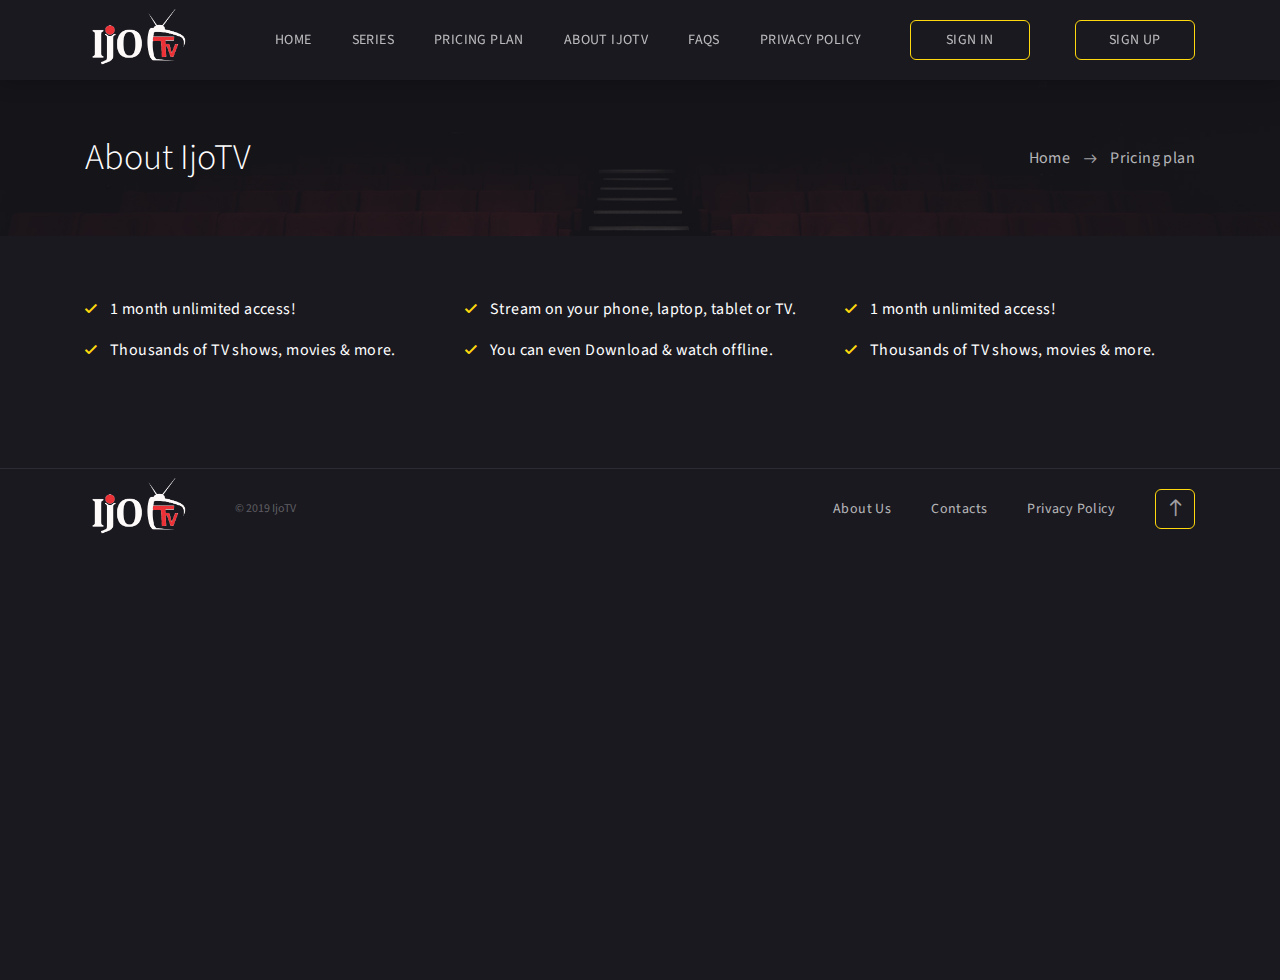
<file: about.html>
<!DOCTYPE html>
<html lang="en">
<head>
	<meta charset="utf-8">
	<meta name="viewport" content="width=device-width, initial-scale=1, shrink-to-fit=no">

	<!-- CSS -->
	<link rel="stylesheet" href="css/bootstrap-reboot.min.css">
	<link rel="stylesheet" href="css/bootstrap-grid.min.css">
	<link rel="stylesheet" href="css/owl.carousel.min.css">
	<link rel="stylesheet" href="css/jquery.mCustomScrollbar.min.css">
	<link rel="stylesheet" href="css/nouislider.min.css">
	<link rel="stylesheet" href="css/ionicons.min.css">
	<link rel="stylesheet" href="css/plyr.css">
	<link rel="stylesheet" href="css/photoswipe.css">
	<link rel="stylesheet" href="css/default-skin.css">
	<link rel="stylesheet" href="css/main.css">

	<!-- Favicons -->
	<link rel="icon" type="image/png" href="icon/favicon-32x32.png" sizes="32x32">
	<link rel="apple-touch-icon" href="icon/favicon-32x32.png">
	<link rel="apple-touch-icon" sizes="72x72" href="icon/apple-touch-icon-72x72.png">
	<link rel="apple-touch-icon" sizes="114x114" href="icon/apple-touch-icon-114x114.png">
	<link rel="apple-touch-icon" sizes="144x144" href="icon/apple-touch-icon-144x144.png">

	<meta name="description" content="">
	<meta name="keywords" content="">
	<meta name="author" content="Dmitry Volkov">
	<title>IjoTV – Online Movies, TV Shows & Cinema</title>
</head>

<body class="body">

	<!-- header -->
	<header class="header">
		<div class="container">
			<div class="row">
				<div class="col-12">
					<div class="header__content">
						<!-- header logo -->
						<a href="index.html" class="header__logo">
							<img src="img/logo.png" alt="">
						</a>
						<!-- end header logo -->

						<!-- header nav -->
						<ul class="header__nav">
							<li class="header__nav-item">
								<a href="index.html" class="header__nav-link">Home</a>
							</li>

							<!-- end dropdown -->

							<!-- dropdown 
							<li class="header__nav-item">
								<a class="dropdown-toggle header__nav-link" href="#" role="button" id="dropdownMenuCatalog" data-toggle="dropdown" aria-haspopup="true" aria-expanded="false">Catalog</a>

								<ul class="dropdown-menu header__dropdown-menu" aria-labelledby="dropdownMenuCatalog">
									<li><a href="catalog.html">Catalog</a></li>
									<li><a href="details.html">Movie Detail</a></li>
								</ul>
							</li>
							 end dropdown -->
							 <li class="header__nav-item">
								<a href="series.html" class="header__nav-link">Series</a>
							</li>
							<li class="header__nav-item">
								<a href="pricing.html" class="header__nav-link">Pricing Plan</a>
							</li>
							<li class="header__nav-item">
								<a href="about.html" class="header__nav-link">About IjoTV</a>
							</li>
							<li class="header__nav-item">
								<a href="faq.html" class="header__nav-link">Faqs</a>
							</li>
							<li class="header__nav-item">
								<a href="privacy-policy.html" class="header__nav-link">Privacy Policy</a>
							</li>

							<!-- dropdown 
							<li class="dropdown header__nav-item">
								<a class="dropdown-toggle header__nav-link header__nav-link--more" href="#" role="button" id="dropdownMenuMore" data-toggle="dropdown" aria-haspopup="true" aria-expanded="false"><i class="icon ion-ios-more"></i></a>

								<ul class="dropdown-menu header__dropdown-menu" aria-labelledby="dropdownMenuMore">
									<li><a href="about.html">About</a></li>
									<li><a href="profile.html">Profile</a></li>
									<li><a href="signin.html">Sign In</a></li>
									<li><a href="signup.html">Sign Up</a></li>
									<li><a href="forgot.html">Forgot password</a></li>
									<li><a href="privacy.html">Privacy Policy</a></li>
									<li><a href="contacts.html">Contacts</a></li>
									<li><a href="404.html">404 Page</a></li>
								</ul>
							</li>
							<-- end dropdown -->
						</ul>
						<!-- end header nav -->

						<!-- header auth -->
						<div class="header__auth">
							

							<!-- dropdown 
							<div class="dropdown header__lang">
								<a class="dropdown-toggle header__nav-link" href="#" role="button" id="dropdownMenuLang" data-toggle="dropdown" aria-haspopup="true" aria-expanded="false">EN</a>

								<ul class="dropdown-menu header__dropdown-menu" aria-labelledby="dropdownMenuLang">
									<li><a href="#">English</a></li>
									<li><a href="#">Spanish</a></li>
									<li><a href="#">Russian</a></li>
								</ul>
							</div>
							!-- end dropdown -->

							<a href="signin.html" class="header__sign-in">
								<i class="icon ion-ios-log-in"></i>
								<span>sign in</span>
							</a>
							<a href="signup.html" class="header__sign-in">
								<i class="icon ion-ios-log-in"></i>
								<span>sign up</span>
							</a>
						</div>
						<!-- end header auth -->

						<!-- header menu btn -->
						<button class="header__btn" type="button">
							<span></span>
							<span></span>
							<span></span>
						</button>
						<!-- end header menu btn -->
					</div>
				</div>
			</div>
		</div>
	</header>
	<!-- end header -->

<section class="section section--first section--bg" data-bg="img/section/section.jpg" style="background: rgba(0, 0, 0, 0) url(&quot;img/section/section.jpg&quot;) no-repeat scroll center center / cover;">
		<div class="container">
			<div class="row">
				<div class="col-12">
					<div class="section__wrap">
						<!-- section title -->
						<h2 class="section__title">About IjoTV</h2>
						<!-- end section title -->

						<!-- breadcrumb -->
						<ul class="breadcrumb">
							<li class="breadcrumb__item"><a href="#">Home</a></li>
							<li class="breadcrumb__item breadcrumb__item--active">Pricing plan</li>
						</ul>
						<!-- end breadcrumb -->
					</div>
				</div>
			</div>
		</div>
	</section>
	
	<!-- pricing -->
	<div class="section">
		<div class="container">
			<div class="row">
				<!-- plan features -->
				<div class="col-12">
					<ul class="row plan-features">
						<li class="col-12 col-md-6 col-lg-4">1 month unlimited access!</li>
						<li class="col-12 col-md-6 col-lg-4">Stream on your phone, laptop, tablet or TV.</li>
						<li class="col-12 col-md-6 col-lg-4">1 month unlimited access!</li>
						<li class="col-12 col-md-6 col-lg-4">Thousands of TV shows, movies & more.</li>
						<li class="col-12 col-md-6 col-lg-4">You can even Download & watch offline.</li>
						<li class="col-12 col-md-6 col-lg-4">Thousands of TV shows, movies & more.</li>
					</ul>
				</div>
				<!-- end plan features -->

				
			</div>
		</div>
	</div>
	<!-- end pricing -->			
					</div>
				</div>
			</div>
			<!-- end content tabs -->
		</div>
	</section>
	<!-- end content -->




	<!-- footer -->
	<footer class="footer">
		<div class="container">
			<div class="row">
				<div class="col-12">
					<div class="footer__content">
						<a href="index.html" class="footer__logo">
							<img src="img/logo.png" alt="">
						</a>

						<span class="footer__copyright">© 2019 IjoTV</span>

						<nav class="footer__nav">
							<a href="about.html">About Us</a>
							<a href="contacts.html">Contacts</a>
							<a href="privacy.html">Privacy Policy</a>
						</nav>

						<button class="footer__back" type="button">
							<i class="icon ion-ios-arrow-round-up"></i>
						</button>
					</div>
				</div>
			</div>
		</div>
	</footer>
	<!-- end footer -->

	<!-- JS -->
	<script src="js/jquery-3.3.1.min.js"></script>
	<script src="js/bootstrap.bundle.min.js"></script>
	<script src="js/owl.carousel.min.js"></script>
	<script src="js/jquery.mousewheel.min.js"></script>
	<script src="js/jquery.mCustomScrollbar.min.js"></script>
	<script src="js/wNumb.js"></script>
	<script src="js/nouislider.min.js"></script>
	<script src="js/jquery.morelines.min.js"></script>
	<script src="js/plyr.min.js"></script>
	<script src="js/photoswipe.min.js"></script>
	<script src="js/photoswipe-ui-default.min.js"></script>
	<script src="js/main.js"></script>
</body>

</html>
</file>
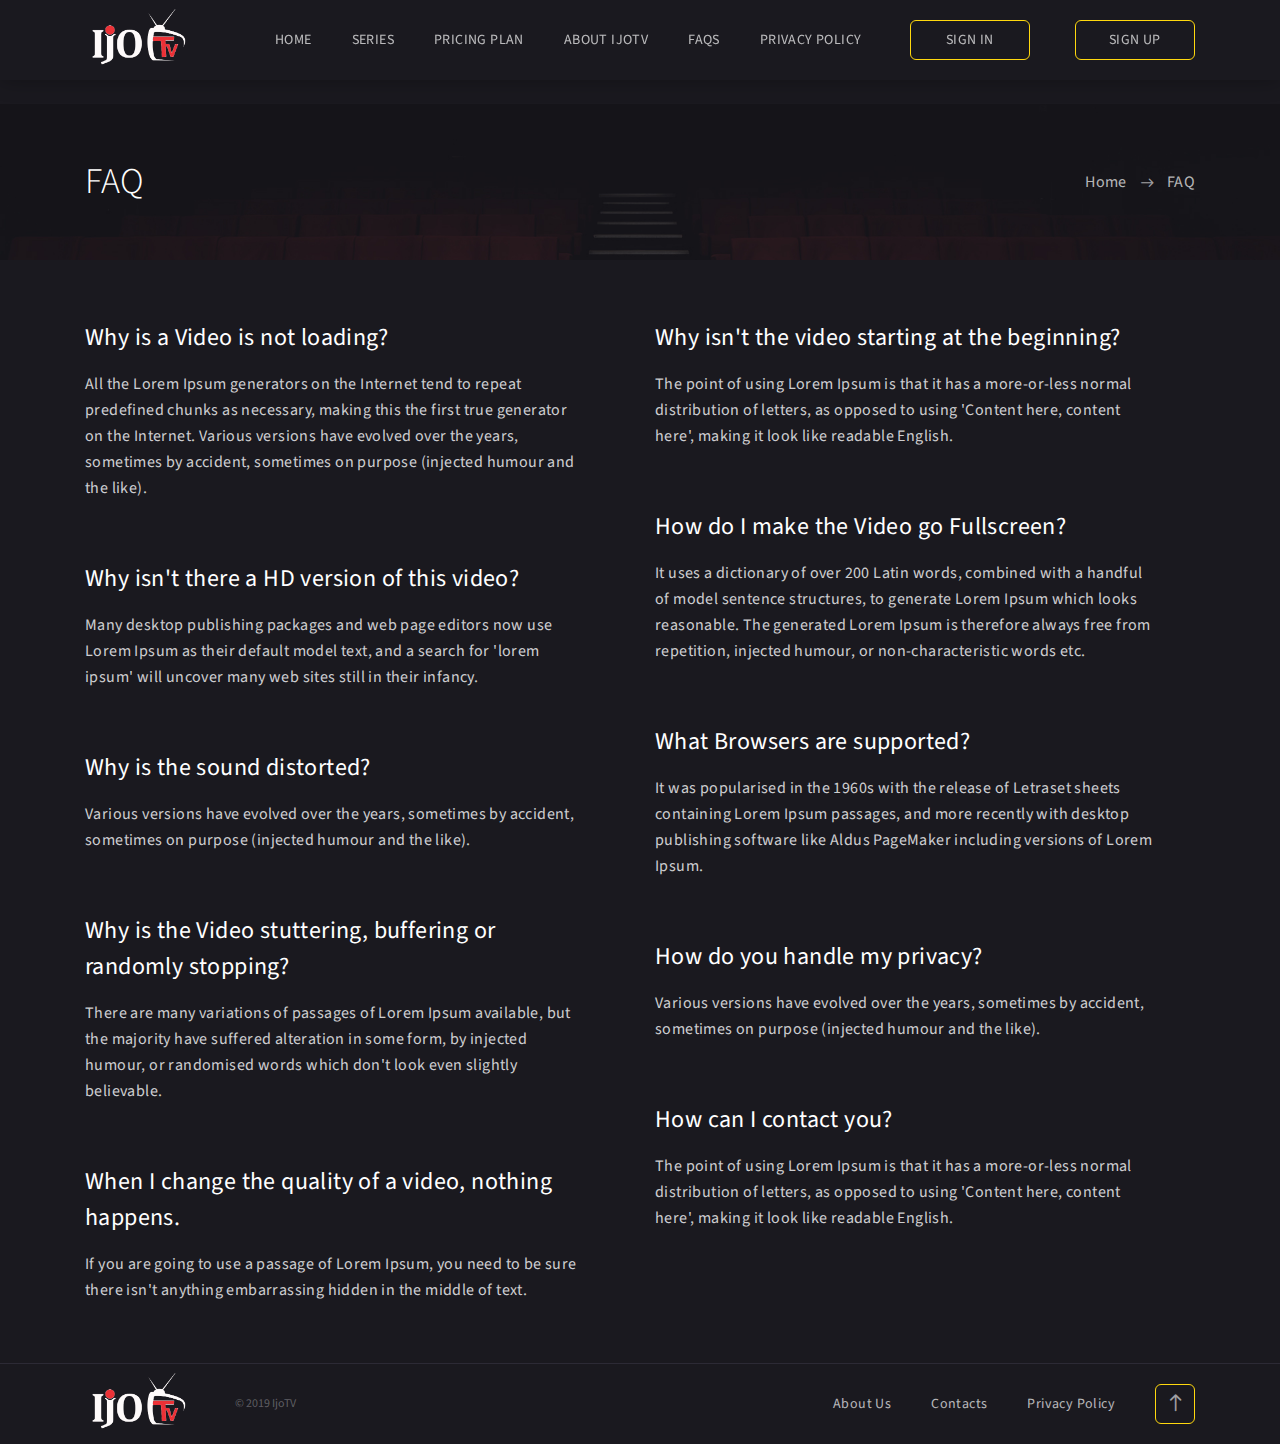
<file: faq.html>
<!DOCTYPE html>
<html lang="en">
<head>
	<meta charset="utf-8">
	<meta name="viewport" content="width=device-width, initial-scale=1, shrink-to-fit=no">

	<!-- CSS -->
	<link rel="stylesheet" href="css/bootstrap-reboot.min.css">
	<link rel="stylesheet" href="css/bootstrap-grid.min.css">
	<link rel="stylesheet" href="css/owl.carousel.min.css">
	<link rel="stylesheet" href="css/jquery.mCustomScrollbar.min.css">
	<link rel="stylesheet" href="css/nouislider.min.css">
	<link rel="stylesheet" href="css/ionicons.min.css">
	<link rel="stylesheet" href="css/plyr.css">
	<link rel="stylesheet" href="css/photoswipe.css">
	<link rel="stylesheet" href="css/default-skin.css">
	<link rel="stylesheet" href="css/main.css">

	<!-- Favicons -->
	<link rel="icon" type="image/png" href="icon/favicon-32x32.png" sizes="32x32">
	<link rel="apple-touch-icon" href="icon/favicon-32x32.png">
	<link rel="apple-touch-icon" sizes="72x72" href="icon/apple-touch-icon-72x72.png">
	<link rel="apple-touch-icon" sizes="114x114" href="icon/apple-touch-icon-114x114.png">
	<link rel="apple-touch-icon" sizes="144x144" href="icon/apple-touch-icon-144x144.png">

	<meta name="description" content="">
	<meta name="keywords" content="">
	<meta name="author" content="Dmitry Volkov">
	<title>HotFlix – Online Movies, TV Shows & Cinema HTML Template</title>
</head>

<body class="body">

!-- header -->
	<header class="header">
		<div class="container">
			<div class="row">
				<div class="col-12">
					<div class="header__content">
						<!-- header logo -->
						<a href="index.html" class="header__logo">
							<img src="img/logo.png" alt="">
						</a>
						<!-- end header logo -->

						<!-- header nav -->
						<ul class="header__nav">
							<li class="header__nav-item">
								<a href="index.html" class="header__nav-link">Home</a>
							</li>

							<!-- end dropdown -->

							<!-- dropdown 
							<li class="header__nav-item">
								<a class="dropdown-toggle header__nav-link" href="#" role="button" id="dropdownMenuCatalog" data-toggle="dropdown" aria-haspopup="true" aria-expanded="false">Catalog</a>

								<ul class="dropdown-menu header__dropdown-menu" aria-labelledby="dropdownMenuCatalog">
									<li><a href="catalog.html">Catalog</a></li>
									<li><a href="details.html">Movie Detail</a></li>
								</ul>
							</li>
							 end dropdown -->
							 <li class="header__nav-item">
								<a href="series.html" class="header__nav-link">Series</a>
							</li>
							<li class="header__nav-item">
								<a href="pricing.html" class="header__nav-link">Pricing Plan</a>
							</li>
							<li class="header__nav-item">
								<a href="about.html" class="header__nav-link">About IjoTV</a>
							</li>
							<li class="header__nav-item">
								<a href="faq.html" class="header__nav-link">Faqs</a>
							</li>
							<li class="header__nav-item">
								<a href="privacy-policy.html" class="header__nav-link">Privacy Policy</a>
							</li>

							<!-- dropdown 
							<li class="dropdown header__nav-item">
								<a class="dropdown-toggle header__nav-link header__nav-link--more" href="#" role="button" id="dropdownMenuMore" data-toggle="dropdown" aria-haspopup="true" aria-expanded="false"><i class="icon ion-ios-more"></i></a>

								<ul class="dropdown-menu header__dropdown-menu" aria-labelledby="dropdownMenuMore">
									<li><a href="about.html">About</a></li>
									<li><a href="profile.html">Profile</a></li>
									<li><a href="signin.html">Sign In</a></li>
									<li><a href="signup.html">Sign Up</a></li>
									<li><a href="forgot.html">Forgot password</a></li>
									<li><a href="privacy.html">Privacy Policy</a></li>
									<li><a href="contacts.html">Contacts</a></li>
									<li><a href="404.html">404 Page</a></li>
								</ul>
							</li>
							<-- end dropdown -->
						</ul>
						<!-- end header nav -->

						<!-- header auth -->
						<div class="header__auth">
							

							<!-- dropdown 
							<div class="dropdown header__lang">
								<a class="dropdown-toggle header__nav-link" href="#" role="button" id="dropdownMenuLang" data-toggle="dropdown" aria-haspopup="true" aria-expanded="false">EN</a>

								<ul class="dropdown-menu header__dropdown-menu" aria-labelledby="dropdownMenuLang">
									<li><a href="#">English</a></li>
									<li><a href="#">Spanish</a></li>
									<li><a href="#">Russian</a></li>
								</ul>
							</div>
							!-- end dropdown -->

							<a href="signin.html" class="header__sign-in">
								<i class="icon ion-ios-log-in"></i>
								<span>sign in</span>
							</a>
							<a href="signup.html" class="header__sign-in">
								<i class="icon ion-ios-log-in"></i>
								<span>sign up</span>
							</a>
						</div>
						<!-- end header auth -->

						<!-- header menu btn -->
						<button class="header__btn" type="button">
							<span></span>
							<span></span>
							<span></span>
						</button>
						<!-- end header menu btn -->
					</div>
				</div>
			</div>
		</div>
	</header>
	<!-- end header -->


	<!-- page title -->
	<section class="section section--first section--bg" data-bg="img/section/section.jpg">
		<div class="container">
			<div class="row">
				<div class="col-12">
					<div class="section__wrap">
						<!-- section title -->
						<h2 class="section__title">FAQ</h2>
						<!-- end section title -->

						<!-- breadcrumb -->
						<ul class="breadcrumb">
							<li class="breadcrumb__item"><a href="#">Home</a></li>
							<li class="breadcrumb__item breadcrumb__item--active">FAQ</li>
						</ul>
						<!-- end breadcrumb -->
					</div>
				</div>
			</div>
		</div>
	</section>
	<!-- end page title -->

	<!-- faq -->
	<section class="section section--faq">
		<div class="container">
			<div class="row">
				<div class="col-12 col-md-6">
					<div class="faq">
						<h3 class="faq__title">Why is a Video is not loading?</h3>
						<p class="faq__text">All the Lorem Ipsum generators on the Internet tend to repeat predefined chunks as necessary, making this the first true generator on the Internet. Various versions have evolved over the years, sometimes by accident, sometimes on purpose (injected humour and the like).</p>
					</div>

					<div class="faq">
						<h3 class="faq__title">Why isn't there a HD version of this video?</h3>
						<p class="faq__text">Many desktop publishing packages and web page editors now use Lorem Ipsum as their default model text, and a search for 'lorem ipsum' will uncover many web sites still in their infancy.</p>
					</div>

					<div class="faq">
						<h3 class="faq__title">Why is the sound distorted?</h3>
						<p class="faq__text">Various versions have evolved over the years, sometimes by accident, sometimes on purpose (injected humour and the like).</p>
					</div>

					<div class="faq">
						<h3 class="faq__title">Why is the Video stuttering, buffering or randomly stopping?</h3>
						<p class="faq__text">There are many variations of passages of Lorem Ipsum available, but the majority have suffered alteration in some form, by injected humour, or randomised words which don't look even slightly believable.</p>
					</div>

					<div class="faq">
						<h3 class="faq__title">When I change the quality of a video, nothing happens.</h3>
						<p class="faq__text">If you are going to use a passage of Lorem Ipsum, you need to be sure there isn't anything embarrassing hidden in the middle of text.</p>
					</div>
				</div>

				<div class="col-12 col-md-6">
					<div class="faq">
						<h3 class="faq__title">Why isn't the video starting at the beginning?</h3>
						<p class="faq__text">The point of using Lorem Ipsum is that it has a more-or-less normal distribution of letters, as opposed to using 'Content here, content here', making it look like readable English.</p>
					</div>

					<div class="faq">
						<h3 class="faq__title">How do I make the Video go Fullscreen?</h3>
						<p class="faq__text">It uses a dictionary of over 200 Latin words, combined with a handful of model sentence structures, to generate Lorem Ipsum which looks reasonable. The generated Lorem Ipsum is therefore always free from repetition, injected humour, or non-characteristic words etc.</p>
					</div>

					<div class="faq">
						<h3 class="faq__title">What Browsers are supported?</h3>
						<p class="faq__text">It was popularised in the 1960s with the release of Letraset sheets containing Lorem Ipsum passages, and more recently with desktop publishing software like Aldus PageMaker including versions of Lorem Ipsum.</p>
					</div>

					<div class="faq">
						<h3 class="faq__title">How do you handle my privacy?</h3>
						<p class="faq__text">Various versions have evolved over the years, sometimes by accident, sometimes on purpose (injected humour and the like).</p>
					</div>

					<div class="faq">
						<h3 class="faq__title">How can I contact you?</h3>
						<p class="faq__text">The point of using Lorem Ipsum is that it has a more-or-less normal distribution of letters, as opposed to using 'Content here, content here', making it look like readable English.</p>
					</div>
				</div>
			</div>
		</div>
	</section>
	<!-- end faq -->

		<!-- footer -->
	<footer class="footer">
		<div class="container">
			<div class="row">
				<div class="col-12">
					<div class="footer__content">
						<a href="index.html" class="footer__logo">
							<img src="img/logo.png" alt="">
						</a>

						<span class="footer__copyright">© 2019 IjoTV</span>

						<nav class="footer__nav">
							<a href="about.html">About Us</a>
							<a href="contacts.html">Contacts</a>
							<a href="privacy.html">Privacy Policy</a>
						</nav>

						<button class="footer__back" type="button">
							<i class="icon ion-ios-arrow-round-up"></i>
						</button>
					</div>
				</div>
			</div>
		</div>
	</footer>

	<!-- JS -->
	<script src="js/jquery-3.3.1.min.js"></script>
	<script src="js/bootstrap.bundle.min.js"></script>
	<script src="js/owl.carousel.min.js"></script>
	<script src="js/jquery.mousewheel.min.js"></script>
	<script src="js/jquery.mCustomScrollbar.min.js"></script>
	<script src="js/wNumb.js"></script>
	<script src="js/nouislider.min.js"></script>
	<script src="js/jquery.morelines.min.js"></script>
	<script src="js/plyr.min.js"></script>
	<script src="js/photoswipe.min.js"></script>
	<script src="js/photoswipe-ui-default.min.js"></script>
	<script src="js/main.js"></script>

</html>
</file>
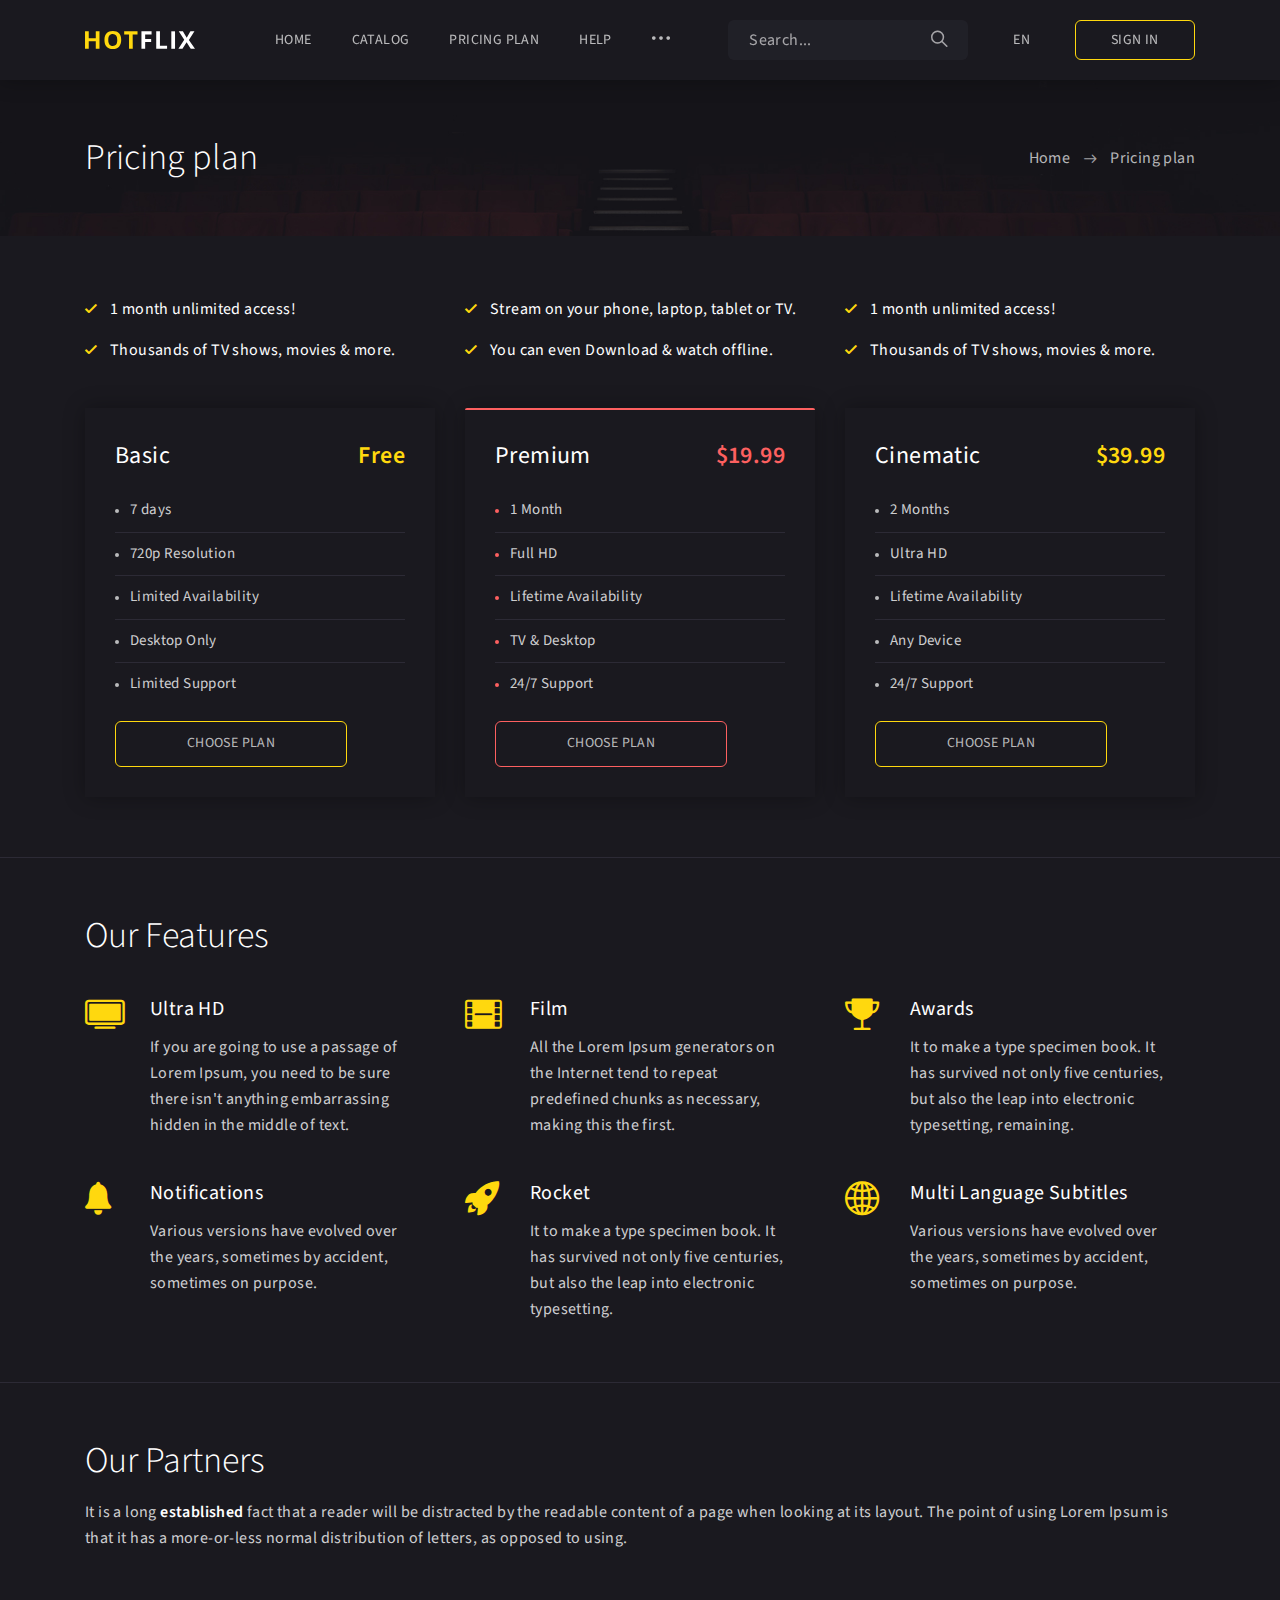
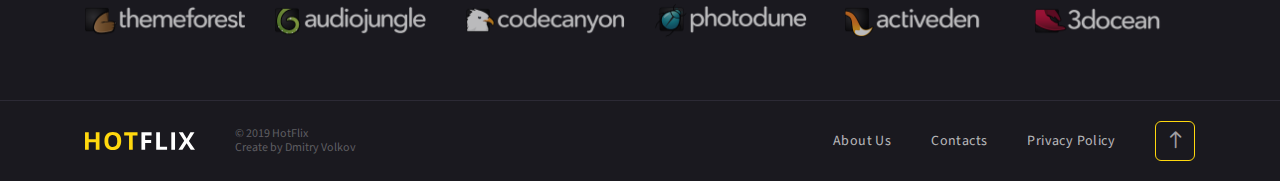
<file: pricing.html>
<!DOCTYPE html>
<html lang="en">

<!-- Mirrored from dmitryvolkov.me/demo/hotflix/pricing.html by HTTrack Website Copier/3.x [XR&CO'2014], Wed, 03 Jun 2020 20:09:26 GMT -->
<head>
	<meta charset="utf-8">
	<meta name="viewport" content="width=device-width, initial-scale=1, shrink-to-fit=no">

	<!-- CSS -->
	<link rel="stylesheet" href="css/bootstrap-reboot.min.css">
	<link rel="stylesheet" href="css/bootstrap-grid.min.css">
	<link rel="stylesheet" href="css/owl.carousel.min.css">
	<link rel="stylesheet" href="css/jquery.mCustomScrollbar.min.css">
	<link rel="stylesheet" href="css/nouislider.min.css">
	<link rel="stylesheet" href="css/ionicons.min.css">
	<link rel="stylesheet" href="css/plyr.css">
	<link rel="stylesheet" href="css/photoswipe.css">
	<link rel="stylesheet" href="css/default-skin.css">
	<link rel="stylesheet" href="css/main.css">

	<!-- Favicons -->
	<link rel="icon" type="image/png" href="icon/favicon-32x32.png" sizes="32x32">
	<link rel="apple-touch-icon" href="icon/favicon-32x32.png">
	<link rel="apple-touch-icon" sizes="72x72" href="icon/apple-touch-icon-72x72.png">
	<link rel="apple-touch-icon" sizes="114x114" href="icon/apple-touch-icon-114x114.png">
	<link rel="apple-touch-icon" sizes="144x144" href="icon/apple-touch-icon-144x144.png">

	<meta name="description" content="">
	<meta name="keywords" content="">
	<meta name="author" content="Dmitry Volkov">
	<title>HotFlix – Online Movies, TV Shows & Cinema HTML Template</title>
</head>

<body class="body">

	<!-- header -->
	<header class="header">
		<div class="container">
			<div class="row">
				<div class="col-12">
					<div class="header__content">
						<!-- header logo -->
						<a href="index.html" class="header__logo">
							<img src="img/logo.svg" alt="">
						</a>
						<!-- end header logo -->

						<!-- header nav -->
						<ul class="header__nav">
							<!-- dropdown -->
							<li class="header__nav-item">
								<a class="dropdown-toggle header__nav-link" href="#" role="button" id="dropdownMenuHome" data-toggle="dropdown" aria-haspopup="true" aria-expanded="false">Home</a>

								<ul class="dropdown-menu header__dropdown-menu" aria-labelledby="dropdownMenuHome">
									<li><a href="index.html">Home slideshow bg</a></li>
									<li><a href="index2.html">Home static bg</a></li>
								</ul>
							</li>
							<!-- end dropdown -->

							<!-- dropdown -->
							<li class="header__nav-item">
								<a class="dropdown-toggle header__nav-link" href="#" role="button" id="dropdownMenuCatalog" data-toggle="dropdown" aria-haspopup="true" aria-expanded="false">Catalog</a>

								<ul class="dropdown-menu header__dropdown-menu" aria-labelledby="dropdownMenuCatalog">
									<li><a href="catalog.html">Catalog</a></li>
									<li><a href="details.html">Movie Detail</a></li>
								</ul>
							</li>
							<!-- end dropdown -->

							<li class="header__nav-item">
								<a href="pricing.html" class="header__nav-link">Pricing Plan</a>
							</li>

							<li class="header__nav-item">
								<a href="faq.html" class="header__nav-link">Help</a>
							</li>

							<!-- dropdown -->
							<li class="dropdown header__nav-item">
								<a class="dropdown-toggle header__nav-link header__nav-link--more" href="#" role="button" id="dropdownMenuMore" data-toggle="dropdown" aria-haspopup="true" aria-expanded="false"><i class="icon ion-ios-more"></i></a>

								<ul class="dropdown-menu header__dropdown-menu" aria-labelledby="dropdownMenuMore">
									<li><a href="about.html">About</a></li>
									<li><a href="profile.html">Profile</a></li>
									<li><a href="signin.html">Sign In</a></li>
									<li><a href="signup.html">Sign Up</a></li>
									<li><a href="forgot.html">Forgot password</a></li>
									<li><a href="privacy.html">Privacy Policy</a></li>
									<li><a href="contacts.html">Contacts</a></li>
									<li><a href="404.html">404 Page</a></li>
								</ul>
							</li>
							<!-- end dropdown -->
						</ul>
						<!-- end header nav -->

						<!-- header auth -->
						<div class="header__auth">
							<form action="#" class="header__search">
								<input class="header__search-input" type="text" placeholder="Search...">
								<button class="header__search-button" type="button">
									<i class="icon ion-ios-search"></i>
								</button>
								<button class="header__search-close" type="button">
									<i class="icon ion-md-close"></i>
								</button>
							</form>

							<button class="header__search-btn" type="button">
								<i class="icon ion-ios-search"></i>
							</button>

							<!-- dropdown -->
							<div class="dropdown header__lang">
								<a class="dropdown-toggle header__nav-link" href="#" role="button" id="dropdownMenuLang" data-toggle="dropdown" aria-haspopup="true" aria-expanded="false">EN</a>

								<ul class="dropdown-menu header__dropdown-menu" aria-labelledby="dropdownMenuLang">
									<li><a href="#">English</a></li>
									<li><a href="#">Spanish</a></li>
									<li><a href="#">Russian</a></li>
								</ul>
							</div>
							<!-- end dropdown -->

							<a href="signin.html" class="header__sign-in">
								<i class="icon ion-ios-log-in"></i>
								<span>sign in</span>
							</a>
						</div>
						<!-- end header auth -->

						<!-- header menu btn -->
						<button class="header__btn" type="button">
							<span></span>
							<span></span>
							<span></span>
						</button>
						<!-- end header menu btn -->
					</div>
				</div>
			</div>
		</div>
	</header>
	<!-- end header -->

	<!-- page title -->
	<section class="section section--first section--bg" data-bg="img/section/section.jpg">
		<div class="container">
			<div class="row">
				<div class="col-12">
					<div class="section__wrap">
						<!-- section title -->
						<h2 class="section__title">Pricing plan</h2>
						<!-- end section title -->

						<!-- breadcrumb -->
						<ul class="breadcrumb">
							<li class="breadcrumb__item"><a href="#">Home</a></li>
							<li class="breadcrumb__item breadcrumb__item--active">Pricing plan</li>
						</ul>
						<!-- end breadcrumb -->
					</div>
				</div>
			</div>
		</div>
	</section>
	<!-- end page title -->
	
	<!-- pricing -->
	<div class="section">
		<div class="container">
			<div class="row">
				<!-- plan features -->
				<div class="col-12">
					<ul class="row plan-features">
						<li class="col-12 col-md-6 col-lg-4">1 month unlimited access!</li>
						<li class="col-12 col-md-6 col-lg-4">Stream on your phone, laptop, tablet or TV.</li>
						<li class="col-12 col-md-6 col-lg-4">1 month unlimited access!</li>
						<li class="col-12 col-md-6 col-lg-4">Thousands of TV shows, movies & more.</li>
						<li class="col-12 col-md-6 col-lg-4">You can even Download & watch offline.</li>
						<li class="col-12 col-md-6 col-lg-4">Thousands of TV shows, movies & more.</li>
					</ul>
				</div>
				<!-- end plan features -->

				<!-- price -->
				<div class="col-12 col-md-6 col-lg-4">
					<div class="price">
						<div class="price__item price__item--first"><span>Basic</span> <span>Free</span></div>
						<div class="price__item"><span>7 days</span></div>
						<div class="price__item"><span>720p Resolution</span></div>
						<div class="price__item"><span>Limited Availability</span></div>
						<div class="price__item"><span>Desktop Only</span></div>
						<div class="price__item"><span>Limited Support</span></div>
						<a href="#" class="price__btn">Choose Plan</a>
					</div>
				</div>
				<!-- end price -->

				<!-- price -->
				<div class="col-12 col-md-6 col-lg-4">
					<div class="price price--premium">
						<div class="price__item price__item--first"><span>Premium</span> <span>$19.99</span></div>
						<div class="price__item"><span>1 Month</span></div>
						<div class="price__item"><span>Full HD</span></div>
						<div class="price__item"><span>Lifetime Availability</span></div>
						<div class="price__item"><span>TV & Desktop</span></div>
						<div class="price__item"><span>24/7 Support</span></div>
						<a href="#" class="price__btn">Choose Plan</a>
					</div>
				</div>
				<!-- end price -->

				<!-- price -->
				<div class="col-12 col-md-6 col-lg-4">
					<div class="price">
						<div class="price__item price__item--first"><span>Cinematic</span> <span>$39.99</span></div>
						<div class="price__item"><span>2 Months</span></div>
						<div class="price__item"><span>Ultra HD</span></div>
						<div class="price__item"><span>Lifetime Availability</span></div>
						<div class="price__item"><span>Any Device</span></div>
						<div class="price__item"><span>24/7 Support</span></div>
						<a href="#" class="price__btn">Choose Plan</a>
					</div>
				</div>
				<!-- end price -->
			</div>
		</div>
	</div>
	<!-- end pricing -->

	<!-- features -->
	<section class="section section--grid section--border">
		<div class="container">
			<div class="row">
				<!-- section title -->
				<div class="col-12">
					<h2 class="section__title section__title--no-margin">Our Features</h2>
				</div>
				<!-- end section title -->

				<!-- feature -->
				<div class="col-12 col-md-6 col-lg-4">
					<div class="feature">
						<i class="icon ion-ios-tv feature__icon"></i>
						<h3 class="feature__title">Ultra HD</h3>
						<p class="feature__text">If you are going to use a passage of Lorem Ipsum, you need to be sure there isn't anything embarrassing hidden in the middle of text.</p>
					</div>
				</div>
				<!-- end feature -->

				<!-- feature -->
				<div class="col-12 col-md-6 col-lg-4">
					<div class="feature">
						<i class="icon ion-ios-film feature__icon"></i>
						<h3 class="feature__title">Film</h3>
						<p class="feature__text">All the Lorem Ipsum generators on the Internet tend to repeat predefined chunks as necessary, making this the first.</p>
					</div>
				</div>
				<!-- end feature -->

				<!-- feature -->
				<div class="col-12 col-md-6 col-lg-4">
					<div class="feature">
						<i class="icon ion-ios-trophy feature__icon"></i>
						<h3 class="feature__title">Awards</h3>
						<p class="feature__text">It to make a type specimen book. It has survived not only five centuries, but also the leap into electronic typesetting, remaining.</p>
					</div>
				</div>
				<!-- end feature -->

				<!-- feature -->
				<div class="col-12 col-md-6 col-lg-4">
					<div class="feature">
						<i class="icon ion-ios-notifications feature__icon"></i>
						<h3 class="feature__title">Notifications</h3>
						<p class="feature__text">Various versions have evolved over the years, sometimes by accident, sometimes on purpose.</p>
					</div>
				</div>
				<!-- end feature -->

				<!-- feature -->
				<div class="col-12 col-md-6 col-lg-4">
					<div class="feature">
						<i class="icon ion-ios-rocket feature__icon"></i>
						<h3 class="feature__title">Rocket</h3>
						<p class="feature__text">It to make a type specimen book. It has survived not only five centuries, but also the leap into electronic typesetting.</p>
					</div>
				</div>
				<!-- end feature -->

				<!-- feature -->
				<div class="col-12 col-md-6 col-lg-4">
					<div class="feature">
						<i class="icon ion-ios-globe feature__icon"></i>
						<h3 class="feature__title">Multi Language Subtitles </h3>
						<p class="feature__text">Various versions have evolved over the years, sometimes by accident, sometimes on purpose.</p>
					</div>
				</div>
				<!-- end feature -->
			</div>
		</div>
	</section>
	<!-- end features -->

	<!-- partners -->
	<section class="section section--grid section--border">
		<div class="container">
			<div class="row">
				<!-- section title -->
				<div class="col-12">
					<h2 class="section__title section__title--no-margin">Our Partners</h2>
				</div>
				<!-- end section title -->

				<!-- section text -->
				<div class="col-12">
					<p class="section__text section__text--last-with-margin">It is a long <b>established</b> fact that a reader will be distracted by the readable content of a page when looking at its layout. The point of using Lorem Ipsum is that it has a more-or-less normal distribution of letters, as opposed to using.</p>
				</div>
				<!-- end section text -->

				<!-- partner -->
				<div class="col-6 col-sm-4 col-md-3 col-lg-2">
					<a href="#" class="partner">
						<img src="img/partners/themeforest-light-background.png" alt="" class="partner__img">
					</a>
				</div>
				<!-- end partner -->

				<!-- partner -->
				<div class="col-6 col-sm-4 col-md-3 col-lg-2">
					<a href="#" class="partner">
						<img src="img/partners/audiojungle-light-background.png" alt="" class="partner__img">
					</a>
				</div>
				<!-- end partner -->

				<!-- partner -->
				<div class="col-6 col-sm-4 col-md-3 col-lg-2">
					<a href="#" class="partner">
						<img src="img/partners/codecanyon-light-background.png" alt="" class="partner__img">
					</a>
				</div>
				<!-- end partner -->

				<!-- partner -->
				<div class="col-6 col-sm-4 col-md-3 col-lg-2">
					<a href="#" class="partner">
						<img src="img/partners/photodune-light-background.png" alt="" class="partner__img">
					</a>
				</div>
				<!-- end partner -->

				<!-- partner -->
				<div class="col-6 col-sm-4 col-md-3 col-lg-2">
					<a href="#" class="partner">
						<img src="img/partners/activeden-light-background.png" alt="" class="partner__img">
					</a>
				</div>
				<!-- end partner -->

				<!-- partner -->
				<div class="col-6 col-sm-4 col-md-3 col-lg-2">
					<a href="#" class="partner">
						<img src="img/partners/3docean-light-background.png" alt="" class="partner__img">
					</a>
				</div>
				<!-- end partner -->
			</div>
		</div>
	</section>
	<!-- end partners -->

	<!-- footer -->
	<footer class="footer">
		<div class="container">
			<div class="row">
				<div class="col-12">
					<div class="footer__content">
						<a href="index.html" class="footer__logo">
							<img src="img/logo.svg" alt="">
						</a>

						<span class="footer__copyright">© 2019 HotFlix<br> Create by <a href="https://themeforest.net/user/dmitryvolkov/portfolio?ref=DmitryVolkov" target="_blank">Dmitry Volkov</a></span>

						<nav class="footer__nav">
							<a href="about.html">About Us</a>
							<a href="contacts.html">Contacts</a>
							<a href="privacy.html">Privacy Policy</a>
						</nav>

						<button class="footer__back" type="button">
							<i class="icon ion-ios-arrow-round-up"></i>
						</button>
					</div>
				</div>
			</div>
		</div>
	</footer>
	<!-- end footer -->

	<!-- JS -->
	<script src="js/jquery-3.3.1.min.js"></script>
	<script src="js/bootstrap.bundle.min.js"></script>
	<script src="js/owl.carousel.min.js"></script>
	<script src="js/jquery.mousewheel.min.js"></script>
	<script src="js/jquery.mCustomScrollbar.min.js"></script>
	<script src="js/wNumb.js"></script>
	<script src="js/nouislider.min.js"></script>
	<script src="js/jquery.morelines.min.js"></script>
	<script src="js/plyr.min.js"></script>
	<script src="js/photoswipe.min.js"></script>
	<script src="js/photoswipe-ui-default.min.js"></script>
	<script src="js/main.js"></script>
</body>

<!-- Mirrored from dmitryvolkov.me/demo/hotflix/pricing.html by HTTrack Website Copier/3.x [XR&CO'2014], Wed, 03 Jun 2020 20:09:38 GMT -->
</html>
</file>
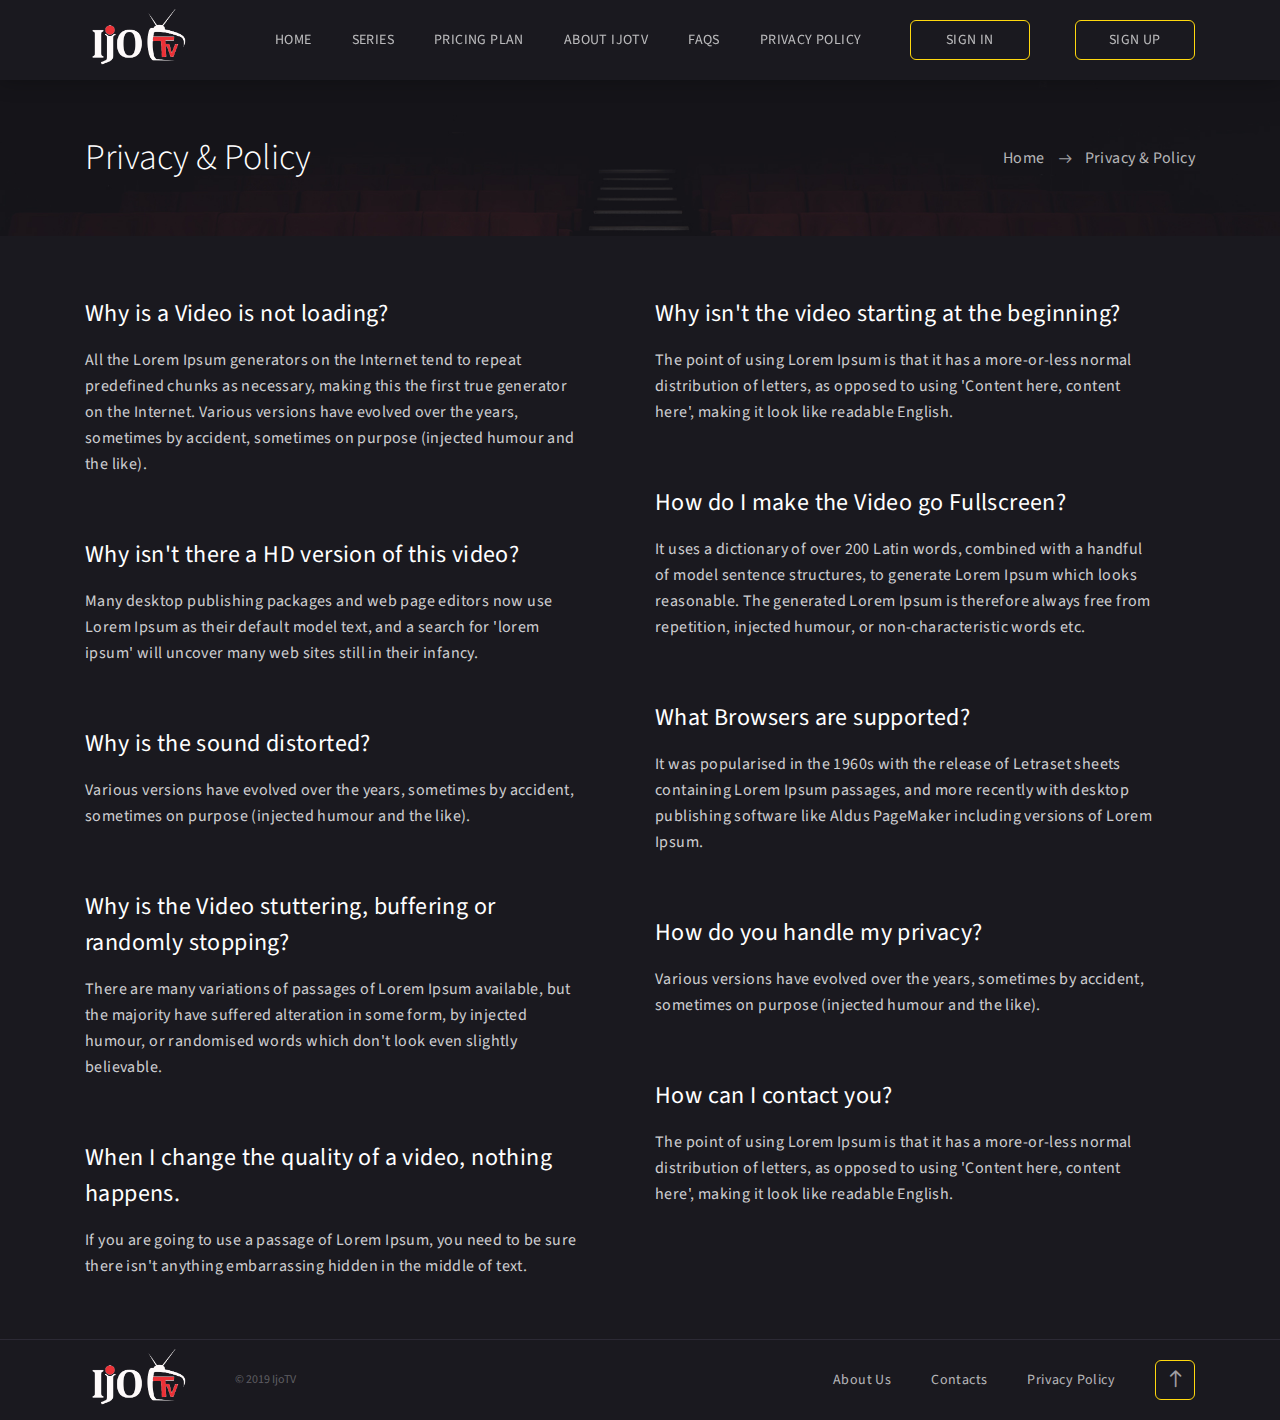
<file: privacy-policy.html>
<!DOCTYPE html>
<html lang="en">
<head>
	<meta charset="utf-8">
	<meta name="viewport" content="width=device-width, initial-scale=1, shrink-to-fit=no">

	<!-- CSS -->
	<link rel="stylesheet" href="css/bootstrap-reboot.min.css">
	<link rel="stylesheet" href="css/bootstrap-grid.min.css">
	<link rel="stylesheet" href="css/owl.carousel.min.css">
	<link rel="stylesheet" href="css/jquery.mCustomScrollbar.min.css">
	<link rel="stylesheet" href="css/nouislider.min.css">
	<link rel="stylesheet" href="css/ionicons.min.css">
	<link rel="stylesheet" href="css/plyr.css">
	<link rel="stylesheet" href="css/photoswipe.css">
	<link rel="stylesheet" href="css/default-skin.css">
	<link rel="stylesheet" href="css/main.css">

	<!-- Favicons -->
	<link rel="icon" type="image/png" href="icon/favicon-32x32.png" sizes="32x32">
	<link rel="apple-touch-icon" href="icon/favicon-32x32.png">
	<link rel="apple-touch-icon" sizes="72x72" href="icon/apple-touch-icon-72x72.png">
	<link rel="apple-touch-icon" sizes="114x114" href="icon/apple-touch-icon-114x114.png">
	<link rel="apple-touch-icon" sizes="144x144" href="icon/apple-touch-icon-144x144.png">

	<meta name="description" content="">
	<meta name="keywords" content="">
	<meta name="author" content="Dmitry Volkov">
	<title>IjoTV – Online Movies, TV Shows & Cinema</title>
</head>

<body class="body">

<!-- header -->
	<header class="header">
		<div class="container">
			<div class="row">
				<div class="col-12">
					<div class="header__content">
						<!-- header logo -->
						<a href="index.html" class="header__logo">
							<img src="img/logo.png" alt="">
						</a>
						<!-- end header logo -->

						<!-- header nav -->
						<ul class="header__nav">
							<li class="header__nav-item">
								<a href="index.html" class="header__nav-link">Home</a>
							</li>

							<!-- end dropdown -->

							<!-- dropdown 
							<li class="header__nav-item">
								<a class="dropdown-toggle header__nav-link" href="#" role="button" id="dropdownMenuCatalog" data-toggle="dropdown" aria-haspopup="true" aria-expanded="false">Catalog</a>

								<ul class="dropdown-menu header__dropdown-menu" aria-labelledby="dropdownMenuCatalog">
									<li><a href="catalog.html">Catalog</a></li>
									<li><a href="details.html">Movie Detail</a></li>
								</ul>
							</li>
							 end dropdown -->
							 <li class="header__nav-item">
								<a href="series.html" class="header__nav-link">Series</a>
							</li>
							<li class="header__nav-item">
								<a href="pricing.html" class="header__nav-link">Pricing Plan</a>
							</li>
							<li class="header__nav-item">
								<a href="about.html" class="header__nav-link">About IjoTV</a>
							</li>
							<li class="header__nav-item">
								<a href="faq.html" class="header__nav-link">Faqs</a>
							</li>
							<li class="header__nav-item">
								<a href="privacy-policy.html" class="header__nav-link">Privacy Policy</a>
							</li>

							<!-- dropdown 
							<li class="dropdown header__nav-item">
								<a class="dropdown-toggle header__nav-link header__nav-link--more" href="#" role="button" id="dropdownMenuMore" data-toggle="dropdown" aria-haspopup="true" aria-expanded="false"><i class="icon ion-ios-more"></i></a>

								<ul class="dropdown-menu header__dropdown-menu" aria-labelledby="dropdownMenuMore">
									<li><a href="about.html">About</a></li>
									<li><a href="profile.html">Profile</a></li>
									<li><a href="signin.html">Sign In</a></li>
									<li><a href="signup.html">Sign Up</a></li>
									<li><a href="forgot.html">Forgot password</a></li>
									<li><a href="privacy.html">Privacy Policy</a></li>
									<li><a href="contacts.html">Contacts</a></li>
									<li><a href="404.html">404 Page</a></li>
								</ul>
							</li>
							<-- end dropdown -->
						</ul>
						<!-- end header nav -->

						<!-- header auth -->
						<div class="header__auth">
							

							<!-- dropdown 
							<div class="dropdown header__lang">
								<a class="dropdown-toggle header__nav-link" href="#" role="button" id="dropdownMenuLang" data-toggle="dropdown" aria-haspopup="true" aria-expanded="false">EN</a>

								<ul class="dropdown-menu header__dropdown-menu" aria-labelledby="dropdownMenuLang">
									<li><a href="#">English</a></li>
									<li><a href="#">Spanish</a></li>
									<li><a href="#">Russian</a></li>
								</ul>
							</div>
							!-- end dropdown -->

							<a href="signin.html" class="header__sign-in">
								<i class="icon ion-ios-log-in"></i>
								<span>sign in</span>
							</a>
							<a href="signup.html" class="header__sign-in">
								<i class="icon ion-ios-log-in"></i>
								<span>sign up</span>
							</a>
						</div>
						<!-- end header auth -->

						<!-- header menu btn -->
						<button class="header__btn" type="button">
							<span></span>
							<span></span>
							<span></span>
						</button>
						<!-- end header menu btn -->
					</div>
				</div>
			</div>
		</div>
	</header>
	<!-- end header -->


	<!-- page title -->
	<section class="section section--first section--bg" data-bg="img/section/section.jpg">
		<div class="container">
			<div class="row">
				<div class="col-12">
					<div class="section__wrap">
						<!-- section title -->
						<h2 class="section__title">Privacy & Policy</h2>
						<!-- end section title -->

						<!-- breadcrumb -->
						<ul class="breadcrumb">
							<li class="breadcrumb__item"><a href="#">Home</a></li>
							<li class="breadcrumb__item breadcrumb__item--active">Privacy & Policy</li>
						</ul>
						<!-- end breadcrumb -->
					</div>
				</div>
			</div>
		</div>
	</section>
	<!-- end page title -->

	<!-- faq -->
	<section class="section section--faq">
		<div class="container">
			<div class="row">
				<div class="col-12 col-md-6">
					<div class="faq">
						<h3 class="faq__title">Why is a Video is not loading?</h3>
						<p class="faq__text">All the Lorem Ipsum generators on the Internet tend to repeat predefined chunks as necessary, making this the first true generator on the Internet. Various versions have evolved over the years, sometimes by accident, sometimes on purpose (injected humour and the like).</p>
					</div>

					<div class="faq">
						<h3 class="faq__title">Why isn't there a HD version of this video?</h3>
						<p class="faq__text">Many desktop publishing packages and web page editors now use Lorem Ipsum as their default model text, and a search for 'lorem ipsum' will uncover many web sites still in their infancy.</p>
					</div>

					<div class="faq">
						<h3 class="faq__title">Why is the sound distorted?</h3>
						<p class="faq__text">Various versions have evolved over the years, sometimes by accident, sometimes on purpose (injected humour and the like).</p>
					</div>

					<div class="faq">
						<h3 class="faq__title">Why is the Video stuttering, buffering or randomly stopping?</h3>
						<p class="faq__text">There are many variations of passages of Lorem Ipsum available, but the majority have suffered alteration in some form, by injected humour, or randomised words which don't look even slightly believable.</p>
					</div>

					<div class="faq">
						<h3 class="faq__title">When I change the quality of a video, nothing happens.</h3>
						<p class="faq__text">If you are going to use a passage of Lorem Ipsum, you need to be sure there isn't anything embarrassing hidden in the middle of text.</p>
					</div>
				</div>

				<div class="col-12 col-md-6">
					<div class="faq">
						<h3 class="faq__title">Why isn't the video starting at the beginning?</h3>
						<p class="faq__text">The point of using Lorem Ipsum is that it has a more-or-less normal distribution of letters, as opposed to using 'Content here, content here', making it look like readable English.</p>
					</div>

					<div class="faq">
						<h3 class="faq__title">How do I make the Video go Fullscreen?</h3>
						<p class="faq__text">It uses a dictionary of over 200 Latin words, combined with a handful of model sentence structures, to generate Lorem Ipsum which looks reasonable. The generated Lorem Ipsum is therefore always free from repetition, injected humour, or non-characteristic words etc.</p>
					</div>

					<div class="faq">
						<h3 class="faq__title">What Browsers are supported?</h3>
						<p class="faq__text">It was popularised in the 1960s with the release of Letraset sheets containing Lorem Ipsum passages, and more recently with desktop publishing software like Aldus PageMaker including versions of Lorem Ipsum.</p>
					</div>

					<div class="faq">
						<h3 class="faq__title">How do you handle my privacy?</h3>
						<p class="faq__text">Various versions have evolved over the years, sometimes by accident, sometimes on purpose (injected humour and the like).</p>
					</div>

					<div class="faq">
						<h3 class="faq__title">How can I contact you?</h3>
						<p class="faq__text">The point of using Lorem Ipsum is that it has a more-or-less normal distribution of letters, as opposed to using 'Content here, content here', making it look like readable English.</p>
					</div>
				</div>
			</div>
		</div>
	</section>
	<!-- end faq -->

		<!-- footer -->
	<footer class="footer">
		<div class="container">
			<div class="row">
				<div class="col-12">
					<div class="footer__content">
						<a href="index.html" class="footer__logo">
							<img src="img/logo.png" alt="">
						</a>

						<span class="footer__copyright">© 2019 IjoTV</span>

						<nav class="footer__nav">
							<a href="about.html">About Us</a>
							<a href="contacts.html">Contacts</a>
							<a href="privacy.html">Privacy Policy</a>
						</nav>

						<button class="footer__back" type="button">
							<i class="icon ion-ios-arrow-round-up"></i>
						</button>
					</div>
				</div>
			</div>
		</div>
	</footer>

	<!-- JS -->
	<script src="js/jquery-3.3.1.min.js"></script>
	<script src="js/bootstrap.bundle.min.js"></script>
	<script src="js/owl.carousel.min.js"></script>
	<script src="js/jquery.mousewheel.min.js"></script>
	<script src="js/jquery.mCustomScrollbar.min.js"></script>
	<script src="js/wNumb.js"></script>
	<script src="js/nouislider.min.js"></script>
	<script src="js/jquery.morelines.min.js"></script>
	<script src="js/plyr.min.js"></script>
	<script src="js/photoswipe.min.js"></script>
	<script src="js/photoswipe-ui-default.min.js"></script>
	<script src="js/main.js"></script>

</html>
</file>
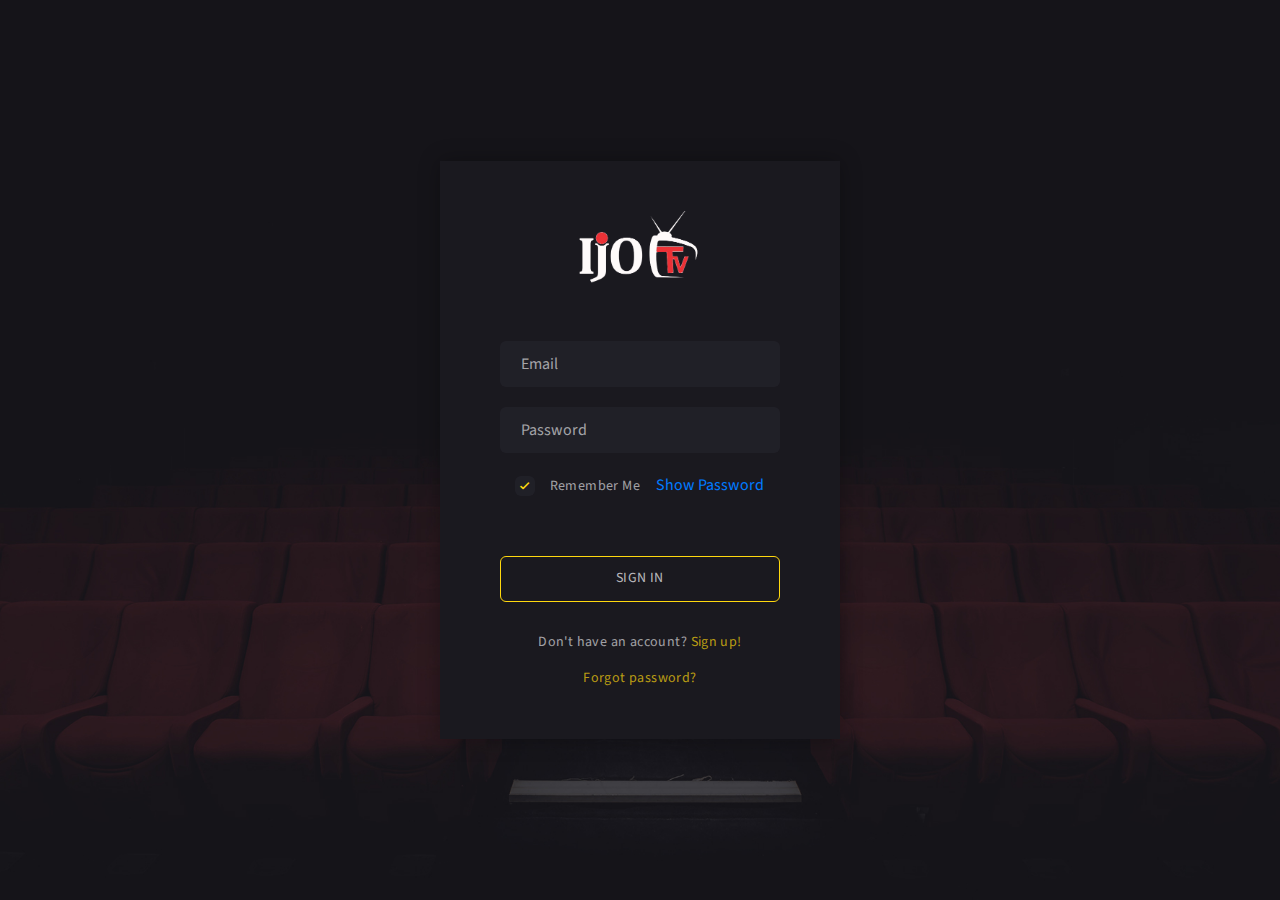
<file: signin.html>
<!DOCTYPE html>
<html lang="en">

<head>
	<meta charset="utf-8">
	<meta name="viewport" content="width=device-width, initial-scale=1, shrink-to-fit=no">

	<!-- CSS -->
	<link rel="stylesheet" href="css/bootstrap-reboot.min.css">
	<link rel="stylesheet" href="css/bootstrap-grid.min.css">
	<link rel="stylesheet" href="css/owl.carousel.min.css">
	<link rel="stylesheet" href="css/jquery.mCustomScrollbar.min.css">
	<link rel="stylesheet" href="css/nouislider.min.css">
	<link rel="stylesheet" href="css/ionicons.min.css">
	<link rel="stylesheet" href="css/plyr.css">
	<link rel="stylesheet" href="css/photoswipe.css">
	<link rel="stylesheet" href="css/default-skin.css">
	<link rel="stylesheet" href="css/main.css">

	<!-- Favicons -->
	<link rel="icon" type="image/png" href="icon/favicon-32x32.png" sizes="32x32">
	<link rel="apple-touch-icon" href="icon/favicon-32x32.png">
	<link rel="apple-touch-icon" sizes="72x72" href="icon/apple-touch-icon-72x72.png">
	<link rel="apple-touch-icon" sizes="114x114" href="icon/apple-touch-icon-114x114.png">
	<link rel="apple-touch-icon" sizes="144x144" href="icon/apple-touch-icon-144x144.png">

	<meta name="description" content="">
	<meta name="keywords" content="">
	<meta name="author" content="Dmitry Volkov">
	<title>Ijo – Sign in</title>
</head>

<body class="body">

	<div class="sign section--bg" data-bg="img/section/section.jpg">
		<div class="container">
			<div class="row">
				<div class="col-12">
					<div class="sign__content">
						<!-- authorization form -->
						<form action="" class="sign__form">
							<a href="index.html" class="sign__logo">
								<img src="img/logo.png" alt="">
							</a>

							<div class="sign__group">
								<input type="text" class="sign__input" id="email" name="email" placeholder="Email">
							</div>

							<div class="sign__group">
								<input type="password" name="password" id="password" class="sign__input" placeholder="Password">
							</div>

							<div style="display: grid; grid-template-columns: repeat(2, 1fr);">
								<div>
									<div class="sign__group sign__group--checkbox">
										<input id="remember" name="remember" type="checkbox" checked="checked">
										<label for="remember">Remember Me</label>	
									</div>
								</div>

								<div>
									<div class="sign__group sign__group--checkbox">
										<input id="show_password" name="show_password" type="checkbox">
									 <a href="javascript:void(0);" style="padding-left: 1rem;"> <label for="show_password" id="showhide_password">Show Password</label>	</a>
									</div>
								</div>
							</div>

							<p role="status" style="color:skyblue"></p>
							<!--<div class="sign__group sign__group--checkbox">
								<input id="remember" name="remember" type="checkbox" checked="checked">
								<label for="remember">Remember Me</label>	
							</div>-->
							
							<button class="sign__btn" name="login" type="submit">Sign in</button>

							<span class="sign__text">Don't have an account? <a href="signup.html">Sign up!</a></span>

							<span class="sign__text"><a href="forgot.html">Forgot password?</a></span>
						</form>
						<!-- end authorization form -->
					</div>
				</div>
			</div>
		</div>
	</div>

	<script>
		document.addEventListener('click', function(event)
		{
			if(event.target.id !=='show_password') return;
			// get password field using vanilla
			var password = document.querySelector('#password');
			var hs = document.querySelector('#showhide_password');
			if(!password) return;

			//
			var ch = hs.innerHTML;
			// check for checkbox

			if(event.target.checked){
				password.type = 'text';
				hs.innerHTML = 'Hide Password';
			}else
			{
				password.type = 'password';
				hs.innerHTML = 'Show Password';
			}

		}, false);

		///

// Detect form submit events
document.addEventListener('submit', function (event) {

// Prevent default form submit
event.preventDefault();

var email = document.querySelector('#email');
var password = document.querySelector('#password');


// Ignore forms that are actively being submitted
if (event.target.classList.contains('submitting')) return;

// Show submitting message
var status = event.target.querySelector('[role="status"');
//
if(email.value =='')
{
	status.textContent = 'Email can\'t be empty...';
}else if(password.value =='')
{
	status.textContent = 'Password can\'t be empty...';
}
else
{

	status.textContent = 'Submitting...';	

// Add form .submitting state class for styling
event.target.classList.add('submitting');

// Submit form data to an API
// (we're simulating this here with setTimeout())
setTimeout(function () {

	// Once API response returns, re-enable the form
	// (again, simulated here)

	// Remove the .submitting state class
	event.target.classList.remove('submitting');

	// Show a success message
	status.textContent = 'Success!';

	// clear fields
	event.target.reset();

}, 3000);

}



});

	</script>
	<!-- JS -->
	<script src="js/jquery-3.3.1.min.js"></script>
	<script src="js/bootstrap.bundle.min.js"></script>
	<script src="js/owl.carousel.min.js"></script>
	<script src="js/jquery.mousewheel.min.js"></script>
	<script src="js/jquery.mCustomScrollbar.min.js"></script>
	<script src="js/wNumb.js"></script>
	<script src="js/nouislider.min.js"></script>
	<script src="js/jquery.morelines.min.js"></script>
	<script src="js/plyr.min.js"></script>
	<script src="js/photoswipe.min.js"></script>
	<script src="js/photoswipe-ui-default.min.js"></script>
	<script src="js/main.js"></script>
</body>

</html>
</file>
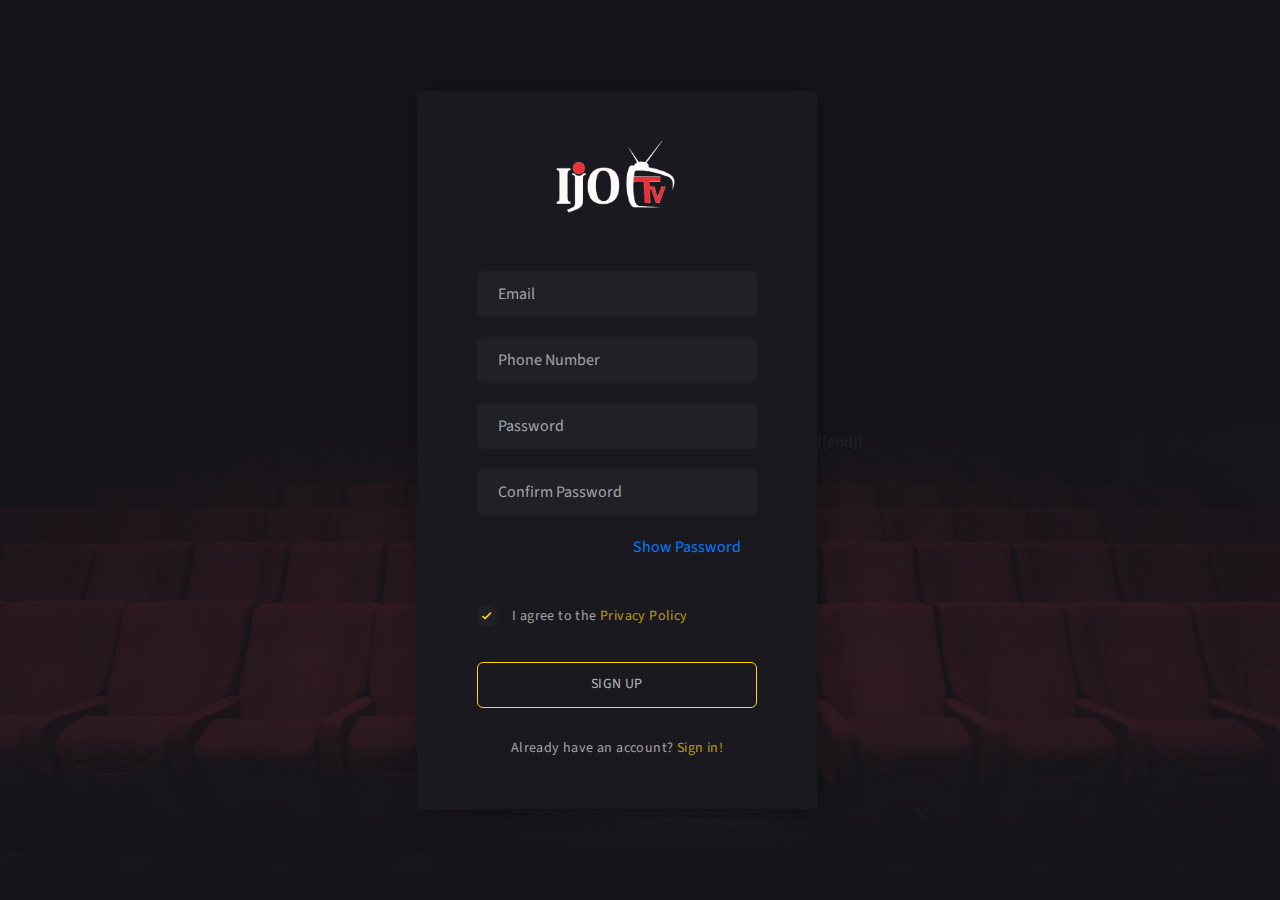
<file: signup.html>
<!DOCTYPE html>
<html lang="en">
<head>
	<meta charset="utf-8">
	<meta name="viewport" content="width=device-width, initial-scale=1, shrink-to-fit=no">

	<!-- CSS -->
	<link rel="stylesheet" href="css/bootstrap-reboot.min.css">
	<link rel="stylesheet" href="css/bootstrap-grid.min.css">
	<link rel="stylesheet" href="css/owl.carousel.min.css">
	<link rel="stylesheet" href="css/jquery.mCustomScrollbar.min.css">
	<link rel="stylesheet" href="css/nouislider.min.css">
	<link rel="stylesheet" href="css/ionicons.min.css">
	<link rel="stylesheet" href="css/plyr.css">
	<link rel="stylesheet" href="css/photoswipe.css">
	<link rel="stylesheet" href="css/default-skin.css">
	<link rel="stylesheet" href="css/main.css">

	<!-- Favicons -->
	<link rel="icon" type="image/png" href="icon/favicon-32x32.png" sizes="32x32">
	<link rel="apple-touch-icon" href="icon/favicon-32x32.png">
	<link rel="apple-touch-icon" sizes="72x72" href="icon/apple-touch-icon-72x72.png">
	<link rel="apple-touch-icon" sizes="114x114" href="icon/apple-touch-icon-114x114.png">
	<link rel="apple-touch-icon" sizes="144x144" href="icon/apple-touch-icon-144x144.png">

	<meta name="description" content="">
	<meta name="keywords" content="">
	<meta name="author" content="Dmitry Volkov">
	<title>IjoTV – Sign up</title>
</head>

<body class="body">
 
	<div class="sign section--bg" data-bg="img/section/section.jpg">
		<div class="container">
			<div class="row">
				<div class="col-12">
					<div class="sign__content">
						
						<!-- registration form -->
						<form action="/process.html" class="sign__form" method="POST">
							<a href="index.html" class="sign__logo">
								<img src="img/logo.png" alt="">
							</a>

							<!--<div class="sign__group">
								<input type="text" class="sign__input" placeholder="Name">
							</div>-->

							<div class="sign__group">
								<input type="text" class="sign__input" id="email" name="email" placeholder="Email">
							</div>
							<div class="sign__group">
								<input type="tel" pattern="[0-9]*" name="phone" id="phone" class="sign__input" placeholder="Phone Number">
							</div>

							<div class="sign__group">
								<input type="password" class="sign__input" id="password" name="password" placeholder="Password">
							</div>
							<div class="sign__group">
								<input type="password" class="sign__input" id="password_confirm" name="password_confirm" placeholder="Confirm Password">
							</div>
							<div style="display: grid; grid-template-columns: repeat(2, 1fr);">
								<div>
									
								</div>

								<div>
									<div class="sign__group sign__group--checkbox">
										<input id="show_password" name="show_password" type="checkbox">
									 <a href="javascript:void(0);" style="padding-left: 1rem;"> <label for="show_password" id="showhide_password">Show Password</label>	</a>
									</div>
								</div>
							</div>
							<p role="status" style="color:skyblue"></p>

							<div class="sign__group sign__group--checkbox">
								<input id="remember" name="remember" type="checkbox" checked="checked">
								<label for="remember">I agree to the <a href="privacy.html">Privacy Policy</a></label>
							</div>
							
							<button class="sign__btn" name="signup" type="submit">Sign up</button>

							<span class="sign__text">Already have an account? <a href="signin.html">Sign in!</a></span>
						</form>
						<p>{{end}}</p>
						<!-- registration form -->
					</div>
				</div>
			</div>
		</div>
	</div>
	<script>
		document.addEventListener('click', function(event)
		{
			if(event.target.id !=='show_password') return;
			// get password field using vanilla
			var password = document.querySelector('#password');
			var password_confirm = document.querySelector('#password_confirm');
			var hs = document.querySelector('#showhide_password');
			if(!password) return;

			//
			var ch = hs.innerHTML;
			// check for checkbox

			if(event.target.checked){
				password.type = 'text';
				password_confirm.type = 'text';
				hs.innerHTML = 'Hide Password';
			}else
			{
				password.type = 'password';
				password_confirm.type = 'password';
				hs.innerHTML = 'Show Password';
			}

		}, false);


		// Detect form submit events
document.addEventListener('submit', function (event) {

// Prevent default form submit
event.preventDefault();

var email = document.querySelector('#email');
var phone = document.querySelector('#phone');
var password = document.querySelector('#password');
var password_confirm = document.querySelector('#password_confirm');


// Ignore forms that are actively being submitted
if (event.target.classList.contains('submitting')) return;

// Show submitting message
var status = event.target.querySelector('[role="status"');
//
if(email.value =='')
{
	status.textContent = 'Email can\'t be empty...';
}else if(phone.value =='')
{
	status.textContent = 'Phone can\'t be empty...';
}
else if(password.value =='')
{
	status.textContent = 'Password can\'t be empty...';
}
else if(password_confirm.value =='')
{
	status.textContent = 'Confirm password can\'t be empty...';
}
else
{

	status.textContent = 'Submitting...';	

// Add form .submitting state class for styling
event.target.classList.add('submitting');

// Submit form data to an API
// (we're simulating this here with setTimeout())
setTimeout(function () {

	// Once API response returns, re-enable the form
	// (again, simulated here)

	// Remove the .submitting state class
	event.target.classList.remove('submitting');

	// Show a success message
	status.textContent = 'Account Created Successfully!';

	// clear fields
	event.target.reset();

}, 3000);

}



});
	</script>
	<!-- JS -->
	<script src="js/jquery-3.3.1.min.js"></script>
	<script src="js/bootstrap.bundle.min.js"></script>
	<script src="js/owl.carousel.min.js"></script>
	<script src="js/jquery.mousewheel.min.js"></script>
	<script src="js/jquery.mCustomScrollbar.min.js"></script>
	<script src="js/wNumb.js"></script>
	<script src="js/nouislider.min.js"></script>
	<script src="js/jquery.morelines.min.js"></script>
	<script src="js/plyr.min.js"></script>
	<script src="js/photoswipe.min.js"></script>
	<script src="js/photoswipe-ui-default.min.js"></script>
	<script src="js/main.js"></script>
</body>

<!-- Mirrored from dmitryvolkov.me/demo/hotflix/signup.html by HTTrack Website Copier/3.x [XR&CO'2014], Wed, 03 Jun 2020 20:09:38 GMT -->
</html>
</file>
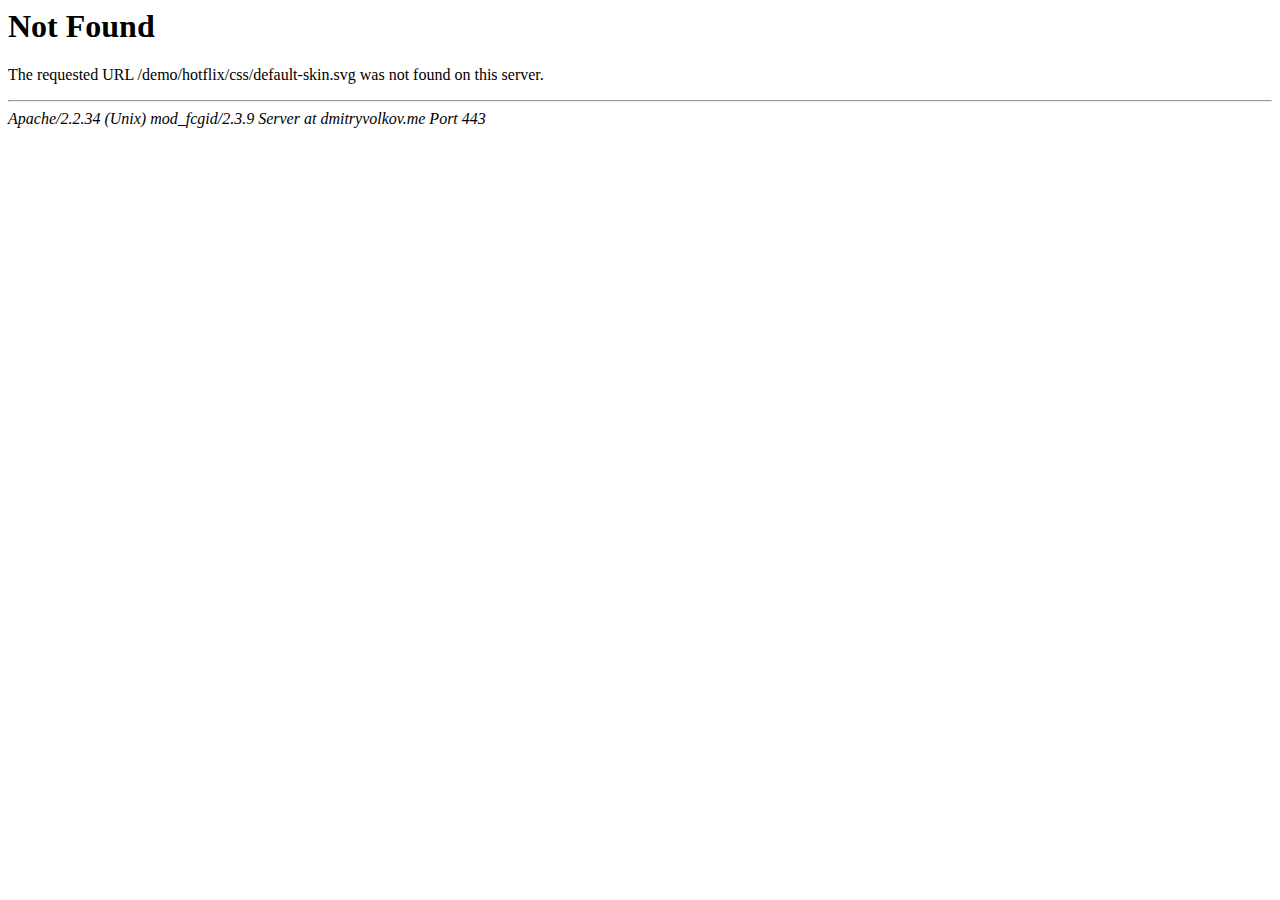
<file: css/default-skin-2.html>
<!DOCTYPE HTML PUBLIC "-//IETF//DTD HTML 2.0//EN">
<html><head>
<title>404 Not Found</title>
</head><body>
<h1>Not Found</h1>
<p>The requested URL /demo/hotflix/css/default-skin.svg was not found on this server.</p>
<hr>
<address>Apache/2.2.34 (Unix) mod_fcgid/2.3.9 Server at dmitryvolkov.me Port 443</address>
</body></html>
</file>
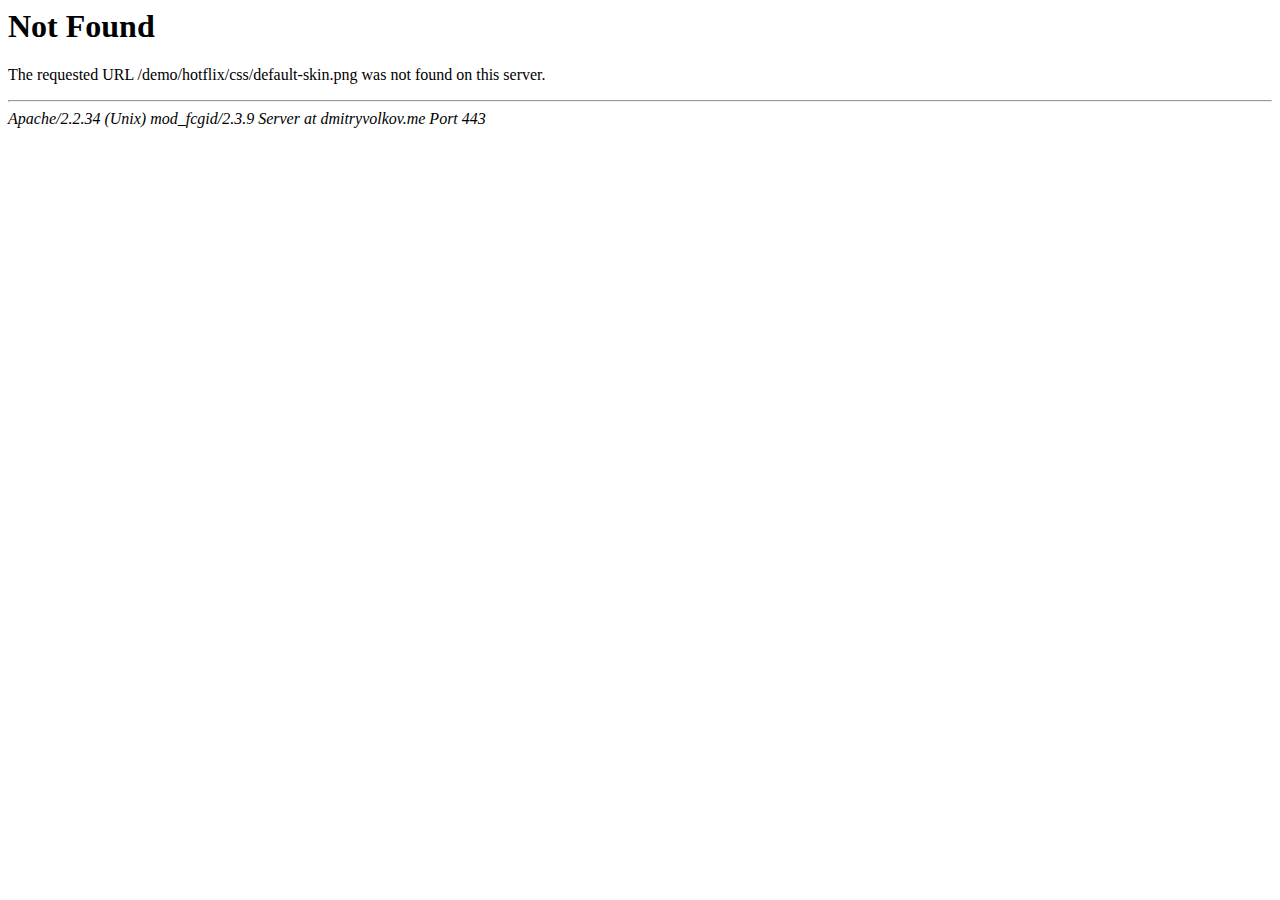
<file: css/default-skin.html>
<!DOCTYPE HTML PUBLIC "-//IETF//DTD HTML 2.0//EN">
<html><head>
<title>404 Not Found</title>
</head><body>
<h1>Not Found</h1>
<p>The requested URL /demo/hotflix/css/default-skin.png was not found on this server.</p>
<hr>
<address>Apache/2.2.34 (Unix) mod_fcgid/2.3.9 Server at dmitryvolkov.me Port 443</address>
</body></html>
</file>
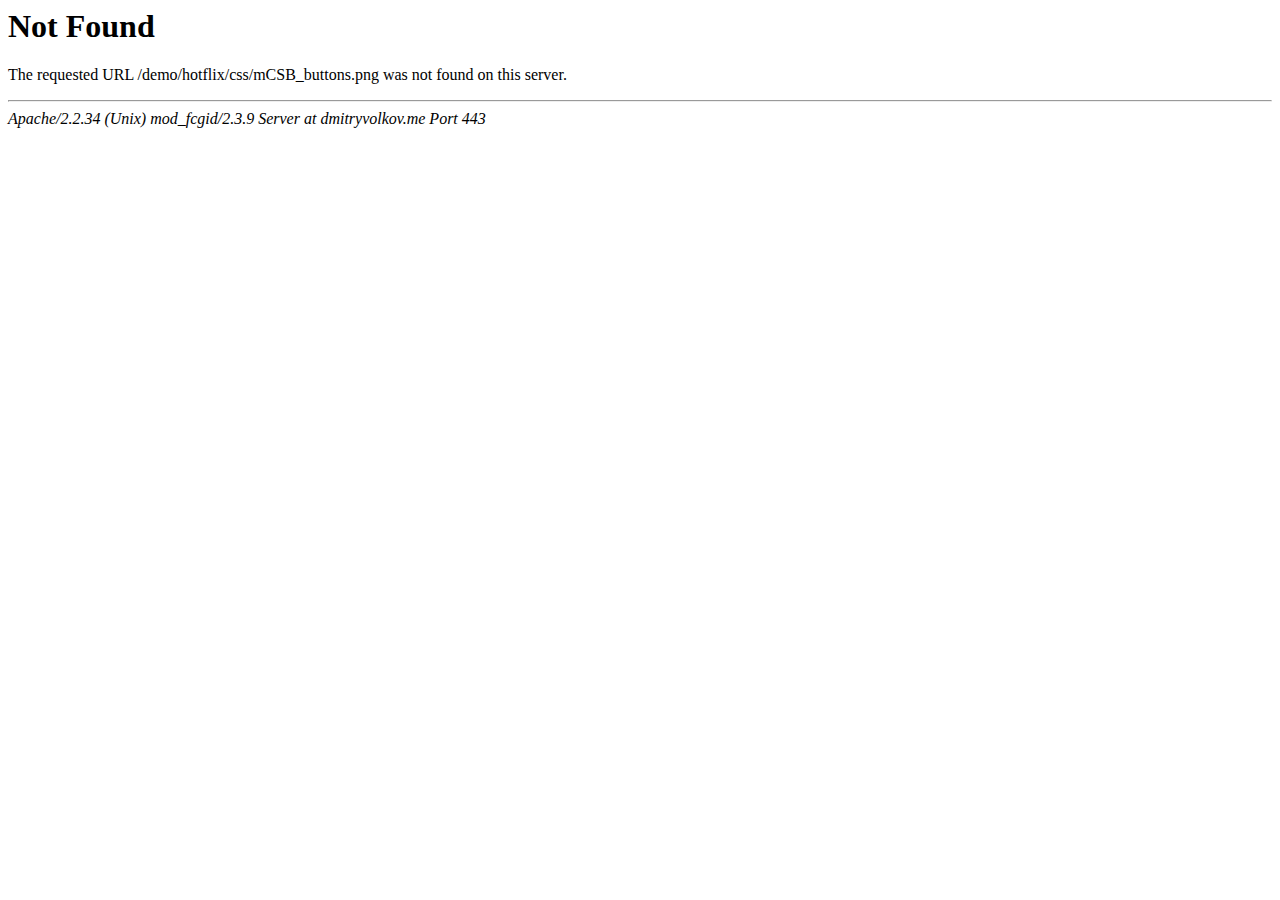
<file: css/mCSB_buttons.html>
<!DOCTYPE HTML PUBLIC "-//IETF//DTD HTML 2.0//EN">
<html><head>
<title>404 Not Found</title>
</head><body>
<h1>Not Found</h1>
<p>The requested URL /demo/hotflix/css/mCSB_buttons.png was not found on this server.</p>
<hr>
<address>Apache/2.2.34 (Unix) mod_fcgid/2.3.9 Server at dmitryvolkov.me Port 443</address>
</body></html>
</file>
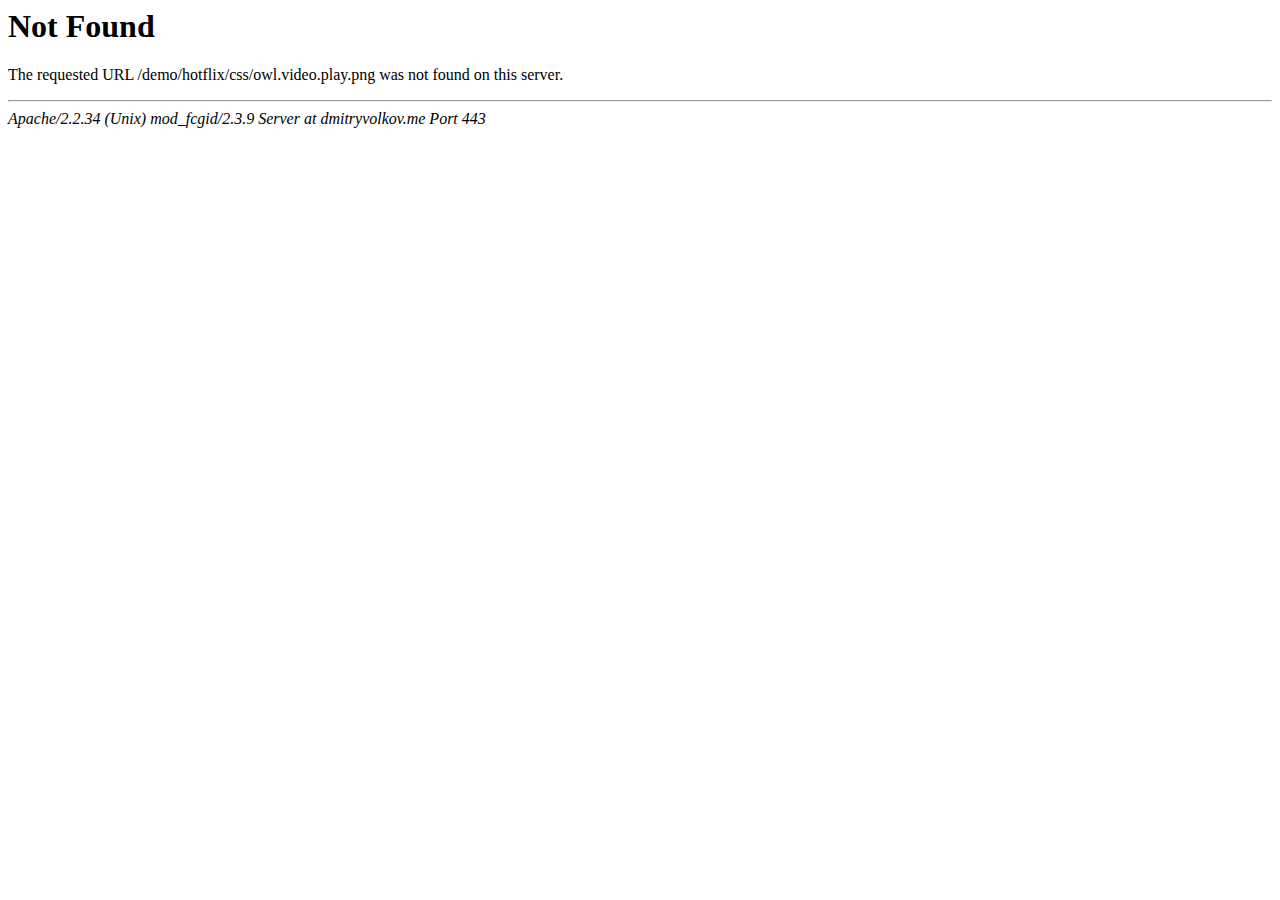
<file: css/owl.video.play.html>
<!DOCTYPE HTML PUBLIC "-//IETF//DTD HTML 2.0//EN">
<html><head>
<title>404 Not Found</title>
</head><body>
<h1>Not Found</h1>
<p>The requested URL /demo/hotflix/css/owl.video.play.png was not found on this server.</p>
<hr>
<address>Apache/2.2.34 (Unix) mod_fcgid/2.3.9 Server at dmitryvolkov.me Port 443</address>
</body></html>
</file>
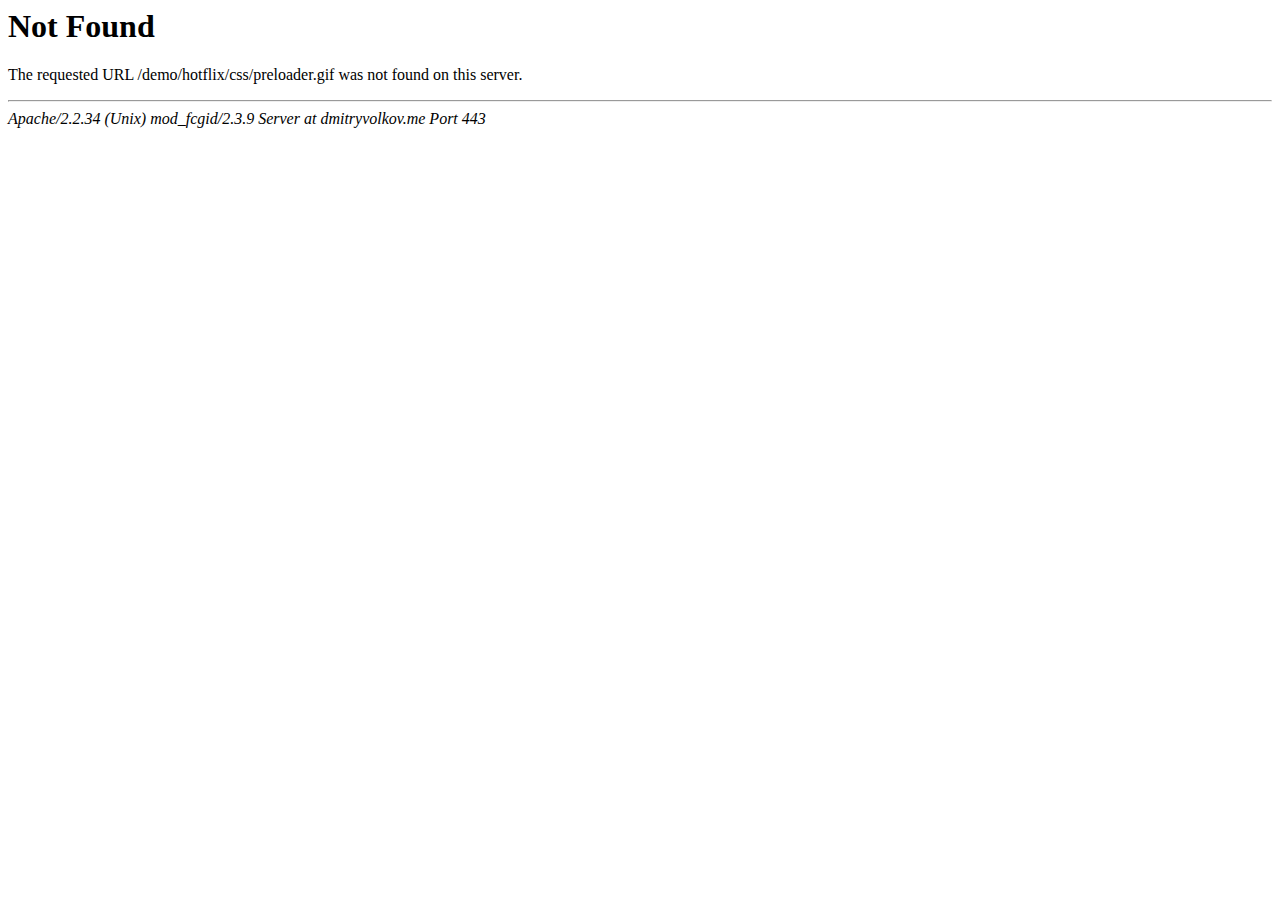
<file: css/preloader.html>
<!DOCTYPE HTML PUBLIC "-//IETF//DTD HTML 2.0//EN">
<html><head>
<title>404 Not Found</title>
</head><body>
<h1>Not Found</h1>
<p>The requested URL /demo/hotflix/css/preloader.gif was not found on this server.</p>
<hr>
<address>Apache/2.2.34 (Unix) mod_fcgid/2.3.9 Server at dmitryvolkov.me Port 443</address>
</body></html>
</file>
<file: css/plyr.css>
@keyframes plyr-progress{to{background-position:25px 0}}@keyframes plyr-popup{0%{opacity:.5;transform:translateY(10px)}to{opacity:1;transform:translateY(0)}}@keyframes plyr-fade-in{from{opacity:0}to{opacity:1}}.plyr{-moz-osx-font-smoothing:auto;-webkit-font-smoothing:subpixel-antialiased;direction:ltr;font-family:Avenir,"Avenir Next","Helvetica Neue","Segoe UI",Helvetica,Arial,sans-serif;font-variant-numeric:tabular-nums;font-weight:500;line-height:1.7;max-width:100%;min-width:200px;position:relative;text-shadow:none;transition:box-shadow .3s ease}.plyr audio,.plyr video{border-radius:inherit;height:auto;vertical-align:middle;width:100%}.plyr button{font:inherit;line-height:inherit;width:auto}.plyr:focus{outline:0}.plyr--full-ui{box-sizing:border-box}.plyr--full-ui *,.plyr--full-ui ::after,.plyr--full-ui ::before{box-sizing:inherit}.plyr--full-ui a,.plyr--full-ui button,.plyr--full-ui input,.plyr--full-ui label{touch-action:manipulation}.plyr__badge{background:#4a5764;border-radius:2px;color:#fff;font-size:9px;line-height:1;padding:3px 4px}.plyr--full-ui ::-webkit-media-text-track-container{display:none}.plyr__captions{animation:plyr-fade-in .3s ease;bottom:0;color:#fff;display:none;font-size:14px;left:0;padding:10px;position:absolute;text-align:center;transition:transform .4s ease-in-out;width:100%}.plyr__captions .plyr__caption{background:rgba(0,0,0,.8);border-radius:2px;-webkit-box-decoration-break:clone;box-decoration-break:clone;line-height:185%;padding:.2em .5em;white-space:pre-wrap}.plyr__captions .plyr__caption div{display:inline}.plyr__captions span:empty{display:none}@media (min-width:480px){.plyr__captions{font-size:16px;padding:20px}}@media (min-width:768px){.plyr__captions{font-size:18px}}.plyr--captions-active .plyr__captions{display:block}.plyr:not(.plyr--hide-controls) .plyr__controls:not(:empty)~.plyr__captions{transform:translateY(-40px)}.plyr__control{background:0 0;border:0;border-radius:3px;color:inherit;cursor:pointer;flex-shrink:0;overflow:visible;padding:7px;position:relative;transition:all .3s ease}.plyr__control svg{display:block;fill:currentColor;height:18px;pointer-events:none;width:18px}.plyr__control:focus{outline:0}.plyr__control.plyr__tab-focus{box-shadow:0 0 0 5px rgba(0,179,255,.5);outline:0}a.plyr__control{text-decoration:none}a.plyr__control::after,a.plyr__control::before{display:none}.plyr__control.plyr__control--pressed .icon--not-pressed,.plyr__control.plyr__control--pressed .label--not-pressed,.plyr__control:not(.plyr__control--pressed) .icon--pressed,.plyr__control:not(.plyr__control--pressed) .label--pressed{display:none}.plyr--audio .plyr__control.plyr__tab-focus,.plyr--audio .plyr__control:hover,.plyr--audio .plyr__control[aria-expanded=true]{background:#00b3ff;color:#fff}.plyr--video .plyr__control.plyr__tab-focus,.plyr--video .plyr__control:hover,.plyr--video .plyr__control[aria-expanded=true]{background:#00b3ff;color:#fff}.plyr__control--overlaid{background:rgba(0,179,255,.8);border:0;border-radius:100%;color:#fff;display:none;left:50%;padding:15px;position:absolute;top:50%;transform:translate(-50%,-50%);z-index:2}.plyr__control--overlaid svg{left:2px;position:relative}.plyr__control--overlaid:focus,.plyr__control--overlaid:hover{background:#00b3ff}.plyr--playing .plyr__control--overlaid{opacity:0;visibility:hidden}.plyr--full-ui.plyr--video .plyr__control--overlaid{display:block}.plyr--full-ui ::-webkit-media-controls{display:none}.plyr__controls{align-items:center;display:flex;justify-content:flex-end;text-align:center}.plyr__controls .plyr__progress__container{flex:1;min-width:0}.plyr__controls .plyr__controls__item{margin-left:2.5px}.plyr__controls .plyr__controls__item:first-child{margin-left:0;margin-right:auto}.plyr__controls .plyr__controls__item.plyr__progress__container{padding-left:2.5px}.plyr__controls .plyr__controls__item.plyr__time{padding:0 5px}.plyr__controls .plyr__controls__item.plyr__progress__container:first-child,.plyr__controls .plyr__controls__item.plyr__time+.plyr__time,.plyr__controls .plyr__controls__item.plyr__time:first-child{padding-left:0}.plyr__controls .plyr__controls__item.plyr__volume{padding-right:5px}.plyr__controls .plyr__controls__item.plyr__volume:first-child{padding-right:0}.plyr__controls:empty{display:none}.plyr--audio .plyr__controls{background:#fff;border-radius:inherit;color:#4a5764;padding:10px}.plyr--video .plyr__controls{background:linear-gradient(rgba(0,0,0,0),rgba(0,0,0,.7));border-bottom-left-radius:inherit;border-bottom-right-radius:inherit;bottom:0;color:#fff;left:0;padding:20px 5px 5px;position:absolute;right:0;transition:opacity .4s ease-in-out,transform .4s ease-in-out;z-index:3}@media (min-width:480px){.plyr--video .plyr__controls{padding:35px 10px 10px}}.plyr--video.plyr--hide-controls .plyr__controls{opacity:0;pointer-events:none;transform:translateY(100%)}.plyr [data-plyr=airplay],.plyr [data-plyr=captions],.plyr [data-plyr=fullscreen],.plyr [data-plyr=pip]{display:none}.plyr--airplay-supported [data-plyr=airplay],.plyr--captions-enabled [data-plyr=captions],.plyr--fullscreen-enabled [data-plyr=fullscreen],.plyr--pip-supported [data-plyr=pip]{display:inline-block}.plyr__menu{display:flex;position:relative}.plyr__menu .plyr__control svg{transition:transform .3s ease}.plyr__menu .plyr__control[aria-expanded=true] svg{transform:rotate(90deg)}.plyr__menu .plyr__control[aria-expanded=true] .plyr__tooltip{display:none}.plyr__menu__container{animation:plyr-popup .2s ease;background:rgba(255,255,255,.9);border-radius:4px;bottom:100%;box-shadow:0 1px 2px rgba(0,0,0,.15);color:#4a5764;font-size:16px;margin-bottom:10px;position:absolute;right:-3px;text-align:left;white-space:nowrap;z-index:3}.plyr__menu__container>div{overflow:hidden;transition:height .35s cubic-bezier(.4,0,.2,1),width .35s cubic-bezier(.4,0,.2,1)}.plyr__menu__container::after{border:4px solid transparent;border-top-color:rgba(255,255,255,.9);content:'';height:0;position:absolute;right:15px;top:100%;width:0}.plyr__menu__container [role=menu]{padding:7px}.plyr__menu__container [role=menuitem],.plyr__menu__container [role=menuitemradio]{margin-top:2px}.plyr__menu__container [role=menuitem]:first-child,.plyr__menu__container [role=menuitemradio]:first-child{margin-top:0}.plyr__menu__container .plyr__control{align-items:center;color:#4a5764;display:flex;font-size:14px;padding:4px 11px;-webkit-user-select:none;-moz-user-select:none;-ms-user-select:none;user-select:none;width:100%}.plyr__menu__container .plyr__control>span{align-items:inherit;display:flex;width:100%}.plyr__menu__container .plyr__control::after{border:4px solid transparent;content:'';position:absolute;top:50%;transform:translateY(-50%)}.plyr__menu__container .plyr__control--forward{padding-right:28px}.plyr__menu__container .plyr__control--forward::after{border-left-color:rgba(74,87,100,.8);right:5px}.plyr__menu__container .plyr__control--forward.plyr__tab-focus::after,.plyr__menu__container .plyr__control--forward:hover::after{border-left-color:currentColor}.plyr__menu__container .plyr__control--back{font-weight:500;margin:7px;margin-bottom:3px;padding-left:28px;position:relative;width:calc(100% - 14px)}.plyr__menu__container .plyr__control--back::after{border-right-color:rgba(74,87,100,.8);left:7px}.plyr__menu__container .plyr__control--back::before{background:#c1c9d1;box-shadow:0 1px 0 #fff;content:'';height:1px;left:0;margin-top:4px;overflow:hidden;position:absolute;right:0;top:100%}.plyr__menu__container .plyr__control--back.plyr__tab-focus::after,.plyr__menu__container .plyr__control--back:hover::after{border-right-color:currentColor}.plyr__menu__container .plyr__control[role=menuitemradio]{padding-left:7px}.plyr__menu__container .plyr__control[role=menuitemradio]::after,.plyr__menu__container .plyr__control[role=menuitemradio]::before{border-radius:100%}.plyr__menu__container .plyr__control[role=menuitemradio]::before{background:rgba(0,0,0,.1);content:'';display:block;flex-shrink:0;height:16px;margin-right:10px;transition:all .3s ease;width:16px}.plyr__menu__container .plyr__control[role=menuitemradio]::after{background:#fff;border:0;height:6px;left:12px;opacity:0;top:50%;transform:translateY(-50%) scale(0);transition:transform .3s ease,opacity .3s ease;width:6px}.plyr__menu__container .plyr__control[role=menuitemradio][aria-checked=true]::before{background:#00b3ff}.plyr__menu__container .plyr__control[role=menuitemradio][aria-checked=true]::after{opacity:1;transform:translateY(-50%) scale(1)}.plyr__menu__container .plyr__control[role=menuitemradio].plyr__tab-focus::before,.plyr__menu__container .plyr__control[role=menuitemradio]:hover::before{background:rgba(0,0,0,.1)}.plyr__menu__container .plyr__menu__value{align-items:center;display:flex;margin-left:auto;margin-right:-5px;overflow:hidden;padding-left:25px;pointer-events:none}.plyr--full-ui input[type=range]{-webkit-appearance:none;background:0 0;border:0;border-radius:26px;color:#00b3ff;display:block;height:19px;margin:0;padding:0;transition:box-shadow .3s ease;width:100%}.plyr--full-ui input[type=range]::-webkit-slider-runnable-track{background:0 0;border:0;border-radius:2.5px;height:5px;transition:box-shadow .3s ease;-webkit-user-select:none;user-select:none;background-image:linear-gradient(to right,currentColor var(--value,0),transparent var(--value,0))}.plyr--full-ui input[type=range]::-webkit-slider-thumb{background:#fff;border:0;border-radius:100%;box-shadow:0 1px 1px rgba(0,0,0,.15),0 0 0 1px rgba(35,41,47,.2);height:13px;position:relative;transition:all .2s ease;width:13px;-webkit-appearance:none;margin-top:-4px}.plyr--full-ui input[type=range]::-moz-range-track{background:0 0;border:0;border-radius:2.5px;height:5px;transition:box-shadow .3s ease;-moz-user-select:none;user-select:none}.plyr--full-ui input[type=range]::-moz-range-thumb{background:#fff;border:0;border-radius:100%;box-shadow:0 1px 1px rgba(0,0,0,.15),0 0 0 1px rgba(35,41,47,.2);height:13px;position:relative;transition:all .2s ease;width:13px}.plyr--full-ui input[type=range]::-moz-range-progress{background:currentColor;border-radius:2.5px;height:5px}.plyr--full-ui input[type=range]::-ms-track{background:0 0;border:0;border-radius:2.5px;height:5px;transition:box-shadow .3s ease;-ms-user-select:none;user-select:none;color:transparent}.plyr--full-ui input[type=range]::-ms-fill-upper{background:0 0;border:0;border-radius:2.5px;height:5px;transition:box-shadow .3s ease;-ms-user-select:none;user-select:none}.plyr--full-ui input[type=range]::-ms-fill-lower{background:0 0;border:0;border-radius:2.5px;height:5px;transition:box-shadow .3s ease;-ms-user-select:none;user-select:none;background:currentColor}.plyr--full-ui input[type=range]::-ms-thumb{background:#fff;border:0;border-radius:100%;box-shadow:0 1px 1px rgba(0,0,0,.15),0 0 0 1px rgba(35,41,47,.2);height:13px;position:relative;transition:all .2s ease;width:13px;margin-top:0}.plyr--full-ui input[type=range]::-ms-tooltip{display:none}.plyr--full-ui input[type=range]:focus{outline:0}.plyr--full-ui input[type=range]::-moz-focus-outer{border:0}.plyr--full-ui input[type=range].plyr__tab-focus::-webkit-slider-runnable-track{box-shadow:0 0 0 5px rgba(0,179,255,.5);outline:0}.plyr--full-ui input[type=range].plyr__tab-focus::-moz-range-track{box-shadow:0 0 0 5px rgba(0,179,255,.5);outline:0}.plyr--full-ui input[type=range].plyr__tab-focus::-ms-track{box-shadow:0 0 0 5px rgba(0,179,255,.5);outline:0}.plyr--full-ui.plyr--video input[type=range]::-webkit-slider-runnable-track{background-color:rgba(255,255,255,.25)}.plyr--full-ui.plyr--video input[type=range]::-moz-range-track{background-color:rgba(255,255,255,.25)}.plyr--full-ui.plyr--video input[type=range]::-ms-track{background-color:rgba(255,255,255,.25)}.plyr--full-ui.plyr--video input[type=range]:active::-webkit-slider-thumb{box-shadow:0 1px 1px rgba(0,0,0,.15),0 0 0 1px rgba(35,41,47,.2),0 0 0 3px rgba(255,255,255,.5)}.plyr--full-ui.plyr--video input[type=range]:active::-moz-range-thumb{box-shadow:0 1px 1px rgba(0,0,0,.15),0 0 0 1px rgba(35,41,47,.2),0 0 0 3px rgba(255,255,255,.5)}.plyr--full-ui.plyr--video input[type=range]:active::-ms-thumb{box-shadow:0 1px 1px rgba(0,0,0,.15),0 0 0 1px rgba(35,41,47,.2),0 0 0 3px rgba(255,255,255,.5)}.plyr--full-ui.plyr--audio input[type=range]::-webkit-slider-runnable-track{background-color:rgba(193,201,209,.66)}.plyr--full-ui.plyr--audio input[type=range]::-moz-range-track{background-color:rgba(193,201,209,.66)}.plyr--full-ui.plyr--audio input[type=range]::-ms-track{background-color:rgba(193,201,209,.66)}.plyr--full-ui.plyr--audio input[type=range]:active::-webkit-slider-thumb{box-shadow:0 1px 1px rgba(0,0,0,.15),0 0 0 1px rgba(35,41,47,.2),0 0 0 3px rgba(0,0,0,.1)}.plyr--full-ui.plyr--audio input[type=range]:active::-moz-range-thumb{box-shadow:0 1px 1px rgba(0,0,0,.15),0 0 0 1px rgba(35,41,47,.2),0 0 0 3px rgba(0,0,0,.1)}.plyr--full-ui.plyr--audio input[type=range]:active::-ms-thumb{box-shadow:0 1px 1px rgba(0,0,0,.15),0 0 0 1px rgba(35,41,47,.2),0 0 0 3px rgba(0,0,0,.1)}.plyr__poster{background-color:#000;background-position:50% 50%;background-repeat:no-repeat;background-size:contain;height:100%;left:0;opacity:0;position:absolute;top:0;transition:opacity .2s ease;width:100%;z-index:1}.plyr--stopped.plyr__poster-enabled .plyr__poster{opacity:1}.plyr__time{font-size:14px}.plyr__time+.plyr__time::before{content:'\2044';margin-right:10px}@media (max-width:767px){.plyr__time+.plyr__time{display:none}}.plyr--video .plyr__time{text-shadow:0 1px 1px rgba(0,0,0,.15)}.plyr__tooltip{background:rgba(255,255,255,.9);border-radius:3px;bottom:100%;box-shadow:0 1px 2px rgba(0,0,0,.15);color:#4a5764;font-size:14px;font-weight:500;left:50%;line-height:1.3;margin-bottom:10px;opacity:0;padding:5px 7.5px;pointer-events:none;position:absolute;transform:translate(-50%,10px) scale(.8);transform-origin:50% 100%;transition:transform .2s .1s ease,opacity .2s .1s ease;white-space:nowrap;z-index:2}.plyr__tooltip::before{border-left:4px solid transparent;border-right:4px solid transparent;border-top:4px solid rgba(255,255,255,.9);bottom:-4px;content:'';height:0;left:50%;position:absolute;transform:translateX(-50%);width:0;z-index:2}.plyr .plyr__control.plyr__tab-focus .plyr__tooltip,.plyr .plyr__control:hover .plyr__tooltip,.plyr__tooltip--visible{opacity:1;transform:translate(-50%,0) scale(1)}.plyr .plyr__control:hover .plyr__tooltip{z-index:3}.plyr__controls>.plyr__control:first-child .plyr__tooltip,.plyr__controls>.plyr__control:first-child+.plyr__control .plyr__tooltip{left:0;transform:translate(0,10px) scale(.8);transform-origin:0 100%}.plyr__controls>.plyr__control:first-child .plyr__tooltip::before,.plyr__controls>.plyr__control:first-child+.plyr__control .plyr__tooltip::before{left:16px}.plyr__controls>.plyr__control:last-child .plyr__tooltip{left:auto;right:0;transform:translate(0,10px) scale(.8);transform-origin:100% 100%}.plyr__controls>.plyr__control:last-child .plyr__tooltip::before{left:auto;right:16px;transform:translateX(50%)}.plyr__controls>.plyr__control:first-child .plyr__tooltip--visible,.plyr__controls>.plyr__control:first-child+.plyr__control .plyr__tooltip--visible,.plyr__controls>.plyr__control:first-child+.plyr__control.plyr__tab-focus .plyr__tooltip,.plyr__controls>.plyr__control:first-child+.plyr__control:hover .plyr__tooltip,.plyr__controls>.plyr__control:first-child.plyr__tab-focus .plyr__tooltip,.plyr__controls>.plyr__control:first-child:hover .plyr__tooltip,.plyr__controls>.plyr__control:last-child .plyr__tooltip--visible,.plyr__controls>.plyr__control:last-child.plyr__tab-focus .plyr__tooltip,.plyr__controls>.plyr__control:last-child:hover .plyr__tooltip{transform:translate(0,0) scale(1)}.plyr--video{background:#000;overflow:hidden}.plyr--video.plyr--menu-open{overflow:visible}.plyr__video-wrapper{background:#000;border-radius:inherit;overflow:hidden;position:relative;z-index:0}.plyr__video-embed,.plyr__video-wrapper--fixed-ratio{height:0;padding-bottom:56.25%}.plyr__video-embed iframe,.plyr__video-wrapper--fixed-ratio video{border:0;height:100%;left:0;position:absolute;top:0;-webkit-user-select:none;-moz-user-select:none;-ms-user-select:none;user-select:none;width:100%}.plyr--full-ui .plyr__video-embed>.plyr__video-embed__container{padding-bottom:240%;position:relative;transform:translateY(-38.28125%)}.plyr__progress{left:6.5px;margin-right:13px;position:relative}.plyr__progress input[type=range],.plyr__progress__buffer{margin-left:-6.5px;margin-right:-6.5px;width:calc(100% + 13px)}.plyr__progress input[type=range]{position:relative;z-index:2}.plyr__progress .plyr__tooltip{font-size:14px;left:0}.plyr__progress__buffer{-webkit-appearance:none;background:0 0;border:0;border-radius:100px;height:5px;left:0;margin-top:-2.5px;padding:0;position:absolute;top:50%}.plyr__progress__buffer::-webkit-progress-bar{background:0 0}.plyr__progress__buffer::-webkit-progress-value{background:currentColor;border-radius:100px;min-width:5px;transition:width .2s ease}.plyr__progress__buffer::-moz-progress-bar{background:currentColor;border-radius:100px;min-width:5px;transition:width .2s ease}.plyr__progress__buffer::-ms-fill{border-radius:100px;transition:width .2s ease}.plyr--video .plyr__progress__buffer{box-shadow:0 1px 1px rgba(0,0,0,.15);color:rgba(255,255,255,.25)}.plyr--audio .plyr__progress__buffer{color:rgba(193,201,209,.66)}.plyr--loading .plyr__progress__buffer{animation:plyr-progress 1s linear infinite;background-image:linear-gradient(-45deg,rgba(35,41,47,.6) 25%,transparent 25%,transparent 50%,rgba(35,41,47,.6) 50%,rgba(35,41,47,.6) 75%,transparent 75%,transparent);background-repeat:repeat-x;background-size:25px 25px;color:transparent}.plyr--video.plyr--loading .plyr__progress__buffer{background-color:rgba(255,255,255,.25)}.plyr--audio.plyr--loading .plyr__progress__buffer{background-color:rgba(193,201,209,.66)}.plyr__volume{align-items:center;display:flex;flex:1;position:relative}.plyr__volume input[type=range]{margin-left:5px;position:relative;z-index:2}@media (min-width:480px){.plyr__volume{max-width:90px}}@media (min-width:768px){.plyr__volume{max-width:110px}}.plyr--is-ios .plyr__volume{display:none!important}.plyr--is-ios.plyr--vimeo [data-plyr=mute]{display:none!important}.plyr:-webkit-full-screen{background:#000;border-radius:0!important;height:100%;margin:0;width:100%}.plyr:-ms-fullscreen{background:#000;border-radius:0!important;height:100%;margin:0;width:100%}.plyr:fullscreen{background:#000;border-radius:0!important;height:100%;margin:0;width:100%}.plyr:-webkit-full-screen video{height:100%}.plyr:-ms-fullscreen video{height:100%}.plyr:fullscreen video{height:100%}.plyr:-webkit-full-screen .plyr__video-wrapper{height:100%;position:static}.plyr:-ms-fullscreen .plyr__video-wrapper{height:100%;position:static}.plyr:fullscreen .plyr__video-wrapper{height:100%;position:static}.plyr:-webkit-full-screen.plyr--vimeo .plyr__video-wrapper{height:0;position:relative;top:50%;transform:translateY(-50%)}.plyr:-ms-fullscreen.plyr--vimeo .plyr__video-wrapper{height:0;position:relative;top:50%;transform:translateY(-50%)}.plyr:fullscreen.plyr--vimeo .plyr__video-wrapper{height:0;position:relative;top:50%;transform:translateY(-50%)}.plyr:-webkit-full-screen .plyr__control .icon--exit-fullscreen{display:block}.plyr:-ms-fullscreen .plyr__control .icon--exit-fullscreen{display:block}.plyr:fullscreen .plyr__control .icon--exit-fullscreen{display:block}.plyr:-webkit-full-screen .plyr__control .icon--exit-fullscreen+svg{display:none}.plyr:-ms-fullscreen .plyr__control .icon--exit-fullscreen+svg{display:none}.plyr:fullscreen .plyr__control .icon--exit-fullscreen+svg{display:none}.plyr:-webkit-full-screen.plyr--hide-controls{cursor:none}.plyr:-ms-fullscreen.plyr--hide-controls{cursor:none}.plyr:fullscreen.plyr--hide-controls{cursor:none}@media (min-width:1024px){.plyr:-webkit-full-screen .plyr__captions{font-size:21px}.plyr:-ms-fullscreen .plyr__captions{font-size:21px}.plyr:fullscreen .plyr__captions{font-size:21px}}.plyr:-webkit-full-screen{background:#000;border-radius:0!important;height:100%;margin:0;width:100%}.plyr:-webkit-full-screen video{height:100%}.plyr:-webkit-full-screen .plyr__video-wrapper{height:100%;position:static}.plyr:-webkit-full-screen.plyr--vimeo .plyr__video-wrapper{height:0;position:relative;top:50%;transform:translateY(-50%)}.plyr:-webkit-full-screen .plyr__control .icon--exit-fullscreen{display:block}.plyr:-webkit-full-screen .plyr__control .icon--exit-fullscreen+svg{display:none}.plyr:-webkit-full-screen.plyr--hide-controls{cursor:none}@media (min-width:1024px){.plyr:-webkit-full-screen .plyr__captions{font-size:21px}}.plyr:-moz-full-screen{background:#000;border-radius:0!important;height:100%;margin:0;width:100%}.plyr:-moz-full-screen video{height:100%}.plyr:-moz-full-screen .plyr__video-wrapper{height:100%;position:static}.plyr:-moz-full-screen.plyr--vimeo .plyr__video-wrapper{height:0;position:relative;top:50%;transform:translateY(-50%)}.plyr:-moz-full-screen .plyr__control .icon--exit-fullscreen{display:block}.plyr:-moz-full-screen .plyr__control .icon--exit-fullscreen+svg{display:none}.plyr:-moz-full-screen.plyr--hide-controls{cursor:none}@media (min-width:1024px){.plyr:-moz-full-screen .plyr__captions{font-size:21px}}.plyr:-ms-fullscreen{background:#000;border-radius:0!important;height:100%;margin:0;width:100%}.plyr:-ms-fullscreen video{height:100%}.plyr:-ms-fullscreen .plyr__video-wrapper{height:100%;position:static}.plyr:-ms-fullscreen.plyr--vimeo .plyr__video-wrapper{height:0;position:relative;top:50%;transform:translateY(-50%)}.plyr:-ms-fullscreen .plyr__control .icon--exit-fullscreen{display:block}.plyr:-ms-fullscreen .plyr__control .icon--exit-fullscreen+svg{display:none}.plyr:-ms-fullscreen.plyr--hide-controls{cursor:none}@media (min-width:1024px){.plyr:-ms-fullscreen .plyr__captions{font-size:21px}}.plyr--fullscreen-fallback{background:#000;border-radius:0!important;height:100%;margin:0;width:100%;bottom:0;left:0;position:fixed;right:0;top:0;z-index:10000000}.plyr--fullscreen-fallback video{height:100%}.plyr--fullscreen-fallback .plyr__video-wrapper{height:100%;position:static}.plyr--fullscreen-fallback.plyr--vimeo .plyr__video-wrapper{height:0;position:relative;top:50%;transform:translateY(-50%)}.plyr--fullscreen-fallback .plyr__control .icon--exit-fullscreen{display:block}.plyr--fullscreen-fallback .plyr__control .icon--exit-fullscreen+svg{display:none}.plyr--fullscreen-fallback.plyr--hide-controls{cursor:none}@media (min-width:1024px){.plyr--fullscreen-fallback .plyr__captions{font-size:21px}}.plyr__ads{border-radius:inherit;bottom:0;cursor:pointer;left:0;overflow:hidden;position:absolute;right:0;top:0;z-index:-1}.plyr__ads>div,.plyr__ads>div iframe{height:100%;position:absolute;width:100%}.plyr__ads::after{background:rgba(35,41,47,.8);border-radius:2px;bottom:10px;color:#fff;content:attr(data-badge-text);font-size:11px;padding:2px 6px;pointer-events:none;position:absolute;right:10px;z-index:3}.plyr__ads::after:empty{display:none}.plyr__cues{background:currentColor;display:block;height:5px;left:0;margin:-2.5px 0 0;opacity:.8;position:absolute;top:50%;width:3px;z-index:3}.plyr__preview-thumb{background-color:rgba(255,255,255,.9);border-radius:3px;bottom:100%;box-shadow:0 1px 2px rgba(0,0,0,.15);margin-bottom:10px;opacity:0;padding:3px;pointer-events:none;position:absolute;transform:translate(0,10px) scale(.8);transform-origin:50% 100%;transition:transform .2s .1s ease,opacity .2s .1s ease;z-index:2}.plyr__preview-thumb--is-shown{opacity:1;transform:translate(0,0) scale(1)}.plyr__preview-thumb::before{border-left:4px solid transparent;border-right:4px solid transparent;border-top:4px solid rgba(255,255,255,.9);bottom:-4px;content:'';height:0;left:50%;position:absolute;transform:translateX(-50%);width:0;z-index:2}.plyr__preview-thumb__image-container{background:#c1c9d1;border-radius:2px;overflow:hidden;position:relative;z-index:0}.plyr__preview-thumb__image-container img{height:100%;left:0;max-height:none;max-width:none;position:absolute;top:0;width:100%}.plyr__preview-thumb__time-container{bottom:6px;left:0;position:absolute;right:0;white-space:nowrap;z-index:3}.plyr__preview-thumb__time-container span{background-color:rgba(0,0,0,.55);border-radius:2px;color:#fff;font-size:14px;padding:3px 6px}.plyr__preview-scrubbing{bottom:0;filter:blur(1px);height:100%;left:0;margin:auto;opacity:0;overflow:hidden;position:absolute;right:0;top:0;transition:opacity .3s ease;width:100%;z-index:1}.plyr__preview-scrubbing--is-shown{opacity:1}.plyr__preview-scrubbing img{height:100%;left:0;max-height:none;max-width:none;object-fit:contain;position:absolute;top:0;width:100%}.plyr--no-transition{transition:none!important}.plyr__sr-only{clip:rect(1px,1px,1px,1px);overflow:hidden;border:0!important;height:1px!important;padding:0!important;position:absolute!important;width:1px!important}.plyr [hidden]{display:none!important}
</file>
<file: css/photoswipe.css>
/*! PhotoSwipe main CSS by Dmitry Semenov | photoswipe.com | MIT license */
/*
	Styles for basic PhotoSwipe functionality (sliding area, open/close transitions)
*/
/* pswp = photoswipe */
.pswp {
  display: none;
  position: absolute;
  width: 100%;
  height: 100%;
  left: 0;
  top: 0;
  overflow: hidden;
  -ms-touch-action: none;
  touch-action: none;
  z-index: 1500;
  -webkit-text-size-adjust: 100%;
  /* create separate layer, to avoid paint on window.onscroll in webkit/blink */
  -webkit-backface-visibility: hidden;
  outline: none; }
  .pswp * {
    -webkit-box-sizing: border-box;
            box-sizing: border-box; }
  .pswp img {
    max-width: none; }

/* style is added when JS option showHideOpacity is set to true */
.pswp--animate_opacity {
  /* 0.001, because opacity:0 doesn't trigger Paint action, which causes lag at start of transition */
  opacity: 0.001;
  will-change: opacity;
  /* for open/close transition */
  -webkit-transition: opacity 333ms cubic-bezier(0.4, 0, 0.22, 1);
          transition: opacity 333ms cubic-bezier(0.4, 0, 0.22, 1); }

.pswp--open {
  display: block; }

.pswp--zoom-allowed .pswp__img {
  /* autoprefixer: off */
  cursor: -webkit-zoom-in;
  cursor: -moz-zoom-in;
  cursor: zoom-in; }

.pswp--zoomed-in .pswp__img {
  /* autoprefixer: off */
  cursor: -webkit-grab;
  cursor: -moz-grab;
  cursor: grab; }

.pswp--dragging .pswp__img {
  /* autoprefixer: off */
  cursor: -webkit-grabbing;
  cursor: -moz-grabbing;
  cursor: grabbing; }

/*
	Background is added as a separate element.
	As animating opacity is much faster than animating rgba() background-color.
*/
.pswp__bg {
  position: absolute;
  left: 0;
  top: 0;
  width: 100%;
  height: 100%;
  background: #000;
  opacity: 0;
  -webkit-transform: translateZ(0);
          transform: translateZ(0);
  -webkit-backface-visibility: hidden;
  will-change: opacity; }

.pswp__scroll-wrap {
  position: absolute;
  left: 0;
  top: 0;
  width: 100%;
  height: 100%;
  overflow: hidden; }

.pswp__container,
.pswp__zoom-wrap {
  -ms-touch-action: none;
  touch-action: none;
  position: absolute;
  left: 0;
  right: 0;
  top: 0;
  bottom: 0; }

/* Prevent selection and tap highlights */
.pswp__container,
.pswp__img {
  -webkit-user-select: none;
  -moz-user-select: none;
  -ms-user-select: none;
      user-select: none;
  -webkit-tap-highlight-color: transparent;
  -webkit-touch-callout: none; }

.pswp__zoom-wrap {
  position: absolute;
  width: 100%;
  -webkit-transform-origin: left top;
  -ms-transform-origin: left top;
  transform-origin: left top;
  /* for open/close transition */
  -webkit-transition: -webkit-transform 333ms cubic-bezier(0.4, 0, 0.22, 1);
          transition: transform 333ms cubic-bezier(0.4, 0, 0.22, 1); }

.pswp__bg {
  will-change: opacity;
  /* for open/close transition */
  -webkit-transition: opacity 333ms cubic-bezier(0.4, 0, 0.22, 1);
          transition: opacity 333ms cubic-bezier(0.4, 0, 0.22, 1); }

.pswp--animated-in .pswp__bg,
.pswp--animated-in .pswp__zoom-wrap {
  -webkit-transition: none;
  transition: none; }

.pswp__container,
.pswp__zoom-wrap {
  -webkit-backface-visibility: hidden; }

.pswp__item {
  position: absolute;
  left: 0;
  right: 0;
  top: 0;
  bottom: 0;
  overflow: hidden; }

.pswp__img {
  position: absolute;
  width: auto;
  height: auto;
  top: 0;
  left: 0; }

/*
	stretched thumbnail or div placeholder element (see below)
	style is added to avoid flickering in webkit/blink when layers overlap
*/
.pswp__img--placeholder {
  -webkit-backface-visibility: hidden; }

/*
	div element that matches size of large image
	large image loads on top of it
*/
.pswp__img--placeholder--blank {
  background: #222; }

.pswp--ie .pswp__img {
  width: 100% !important;
  height: auto !important;
  left: 0;
  top: 0; }

/*
	Error message appears when image is not loaded
	(JS option errorMsg controls markup)
*/
.pswp__error-msg {
  position: absolute;
  left: 0;
  top: 50%;
  width: 100%;
  text-align: center;
  font-size: 14px;
  line-height: 16px;
  margin-top: -8px;
  color: #CCC; }

.pswp__error-msg a {
  color: #CCC;
  text-decoration: underline; }
</file>
<file: css/default-skin.css>
/*! PhotoSwipe Default UI CSS by Dmitry Semenov | photoswipe.com | MIT license */
/*

	Contents:

	1. Buttons
	2. Share modal and links
	3. Index indicator ("1 of X" counter)
	4. Caption
	5. Loading indicator
	6. Additional styles (root element, top bar, idle state, hidden state, etc.)

*/
/*
	
	1. Buttons

 */
/* <button> css reset */
.pswp__button {
  width: 44px;
  height: 44px;
  position: relative;
  background: none;
  cursor: pointer;
  overflow: visible;
  -webkit-appearance: none;
  display: block;
  border: 0;
  padding: 0;
  margin: 0;
  float: right;
  opacity: 0.75;
  -webkit-transition: opacity 0.2s;
          transition: opacity 0.2s;
  -webkit-box-shadow: none;
          box-shadow: none; }
  .pswp__button:focus, .pswp__button:hover {
    opacity: 1; }
  .pswp__button:active {
    outline: none;
    opacity: 0.9; }
  .pswp__button::-moz-focus-inner {
    padding: 0;
    border: 0; }

/* pswp__ui--over-close class it added when mouse is over element that should close gallery */
.pswp__ui--over-close .pswp__button--close {
  opacity: 1; }

.pswp__button,
.pswp__button--arrow--left:before,
.pswp__button--arrow--right:before {
  background: url(default-skin.html) 0 0 no-repeat;
  background-size: 264px 88px;
  width: 44px;
  height: 44px; }

@media (-webkit-min-device-pixel-ratio: 1.1), (-webkit-min-device-pixel-ratio: 1.09375), (min-resolution: 105dpi), (min-resolution: 1.1dppx) {
  /* Serve SVG sprite if browser supports SVG and resolution is more than 105dpi */
  .pswp--svg .pswp__button,
  .pswp--svg .pswp__button--arrow--left:before,
  .pswp--svg .pswp__button--arrow--right:before {
    background-image: url(default-skin-2.html); }
  .pswp--svg .pswp__button--arrow--left,
  .pswp--svg .pswp__button--arrow--right {
    background: none; } }

.pswp__button--close {
  background-position: 0 -44px; }

.pswp__button--share {
  background-position: -44px -44px; }

.pswp__button--fs {
  display: none; }

.pswp--supports-fs .pswp__button--fs {
  display: block; }

.pswp--fs .pswp__button--fs {
  background-position: -44px 0; }

.pswp__button--zoom {
  display: none;
  background-position: -88px 0; }

.pswp--zoom-allowed .pswp__button--zoom {
  display: block; }

.pswp--zoomed-in .pswp__button--zoom {
  background-position: -132px 0; }

/* no arrows on touch screens */
.pswp--touch .pswp__button--arrow--left,
.pswp--touch .pswp__button--arrow--right {
  visibility: hidden; }

/*
	Arrow buttons hit area
	(icon is added to :before pseudo-element)
*/
.pswp__button--arrow--left,
.pswp__button--arrow--right {
  background: none;
  top: 50%;
  margin-top: -50px;
  width: 70px;
  height: 100px;
  position: absolute; }

.pswp__button--arrow--left {
  left: 0; }

.pswp__button--arrow--right {
  right: 0; }

.pswp__button--arrow--left:before,
.pswp__button--arrow--right:before {
  content: '';
  top: 35px;
  background-color: rgba(0, 0, 0, 0.3);
  height: 30px;
  width: 32px;
  position: absolute; }

.pswp__button--arrow--left:before {
  left: 6px;
  background-position: -138px -44px; }

.pswp__button--arrow--right:before {
  right: 6px;
  background-position: -94px -44px; }

/*

	2. Share modal/popup and links

 */
.pswp__counter,
.pswp__share-modal {
  -webkit-user-select: none;
  -moz-user-select: none;
  -ms-user-select: none;
      user-select: none; }

.pswp__share-modal {
  display: block;
  background: rgba(0, 0, 0, 0.5);
  width: 100%;
  height: 100%;
  top: 0;
  left: 0;
  padding: 10px;
  position: absolute;
  z-index: 1600;
  opacity: 0;
  -webkit-transition: opacity 0.25s ease-out;
          transition: opacity 0.25s ease-out;
  -webkit-backface-visibility: hidden;
  will-change: opacity; }

.pswp__share-modal--hidden {
  display: none; }

.pswp__share-tooltip {
  z-index: 1620;
  position: absolute;
  background: #FFF;
  top: 56px;
  border-radius: 2px;
  display: block;
  width: auto;
  right: 44px;
  -webkit-box-shadow: 0 2px 5px rgba(0, 0, 0, 0.25);
          box-shadow: 0 2px 5px rgba(0, 0, 0, 0.25);
  -webkit-transform: translateY(6px);
      -ms-transform: translateY(6px);
          transform: translateY(6px);
  -webkit-transition: -webkit-transform 0.25s;
          transition: transform 0.25s;
  -webkit-backface-visibility: hidden;
  will-change: transform; }
  .pswp__share-tooltip a {
    display: block;
    padding: 8px 12px;
    color: #000;
    text-decoration: none;
    font-size: 14px;
    line-height: 18px; }
    .pswp__share-tooltip a:hover {
      text-decoration: none;
      color: #000; }
    .pswp__share-tooltip a:first-child {
      /* round corners on the first/last list item */
      border-radius: 2px 2px 0 0; }
    .pswp__share-tooltip a:last-child {
      border-radius: 0 0 2px 2px; }

.pswp__share-modal--fade-in {
  opacity: 1; }
  .pswp__share-modal--fade-in .pswp__share-tooltip {
    -webkit-transform: translateY(0);
        -ms-transform: translateY(0);
            transform: translateY(0); }

/* increase size of share links on touch devices */
.pswp--touch .pswp__share-tooltip a {
  padding: 16px 12px; }

a.pswp__share--facebook:before {
  content: '';
  display: block;
  width: 0;
  height: 0;
  position: absolute;
  top: -12px;
  right: 15px;
  border: 6px solid transparent;
  border-bottom-color: #FFF;
  -webkit-pointer-events: none;
  -moz-pointer-events: none;
  pointer-events: none; }

a.pswp__share--facebook:hover {
  background: #3E5C9A;
  color: #FFF; }
  a.pswp__share--facebook:hover:before {
    border-bottom-color: #3E5C9A; }

a.pswp__share--twitter:hover {
  background: #55ACEE;
  color: #FFF; }

a.pswp__share--pinterest:hover {
  background: #CCC;
  color: #CE272D; }

a.pswp__share--download:hover {
  background: #DDD; }

/*

	3. Index indicator ("1 of X" counter)

 */
.pswp__counter {
  position: absolute;
  left: 0;
  top: 0;
  height: 44px;
  font-size: 13px;
  line-height: 44px;
  color: #FFF;
  opacity: 0.75;
  padding: 0 10px; }

/*
	
	4. Caption

 */
.pswp__caption {
  position: absolute;
  left: 0;
  bottom: 0;
  width: 100%;
  min-height: 44px; }
  .pswp__caption small {
    font-size: 11px;
    color: #BBB; }

.pswp__caption__center {
  text-align: left;
  max-width: 420px;
  margin: 0 auto;
  font-size: 13px;
  padding: 10px;
  line-height: 20px;
  color: #CCC; }

.pswp__caption--empty {
  display: none; }

/* Fake caption element, used to calculate height of next/prev image */
.pswp__caption--fake {
  visibility: hidden; }

/*

	5. Loading indicator (preloader)

	You can play with it here - http://codepen.io/dimsemenov/pen/yyBWoR

 */
.pswp__preloader {
  width: 44px;
  height: 44px;
  position: absolute;
  top: 0;
  left: 50%;
  margin-left: -22px;
  opacity: 0;
  -webkit-transition: opacity 0.25s ease-out;
          transition: opacity 0.25s ease-out;
  will-change: opacity;
  direction: ltr; }

.pswp__preloader__icn {
  width: 20px;
  height: 20px;
  margin: 12px; }

.pswp__preloader--active {
  opacity: 1; }
  .pswp__preloader--active .pswp__preloader__icn {
    /* We use .gif in browsers that don't support CSS animation */
    background: url(preloader.html) 0 0 no-repeat; }

.pswp--css_animation .pswp__preloader--active {
  opacity: 1; }
  .pswp--css_animation .pswp__preloader--active .pswp__preloader__icn {
    -webkit-animation: clockwise 500ms linear infinite;
            animation: clockwise 500ms linear infinite; }
  .pswp--css_animation .pswp__preloader--active .pswp__preloader__donut {
    -webkit-animation: donut-rotate 1000ms cubic-bezier(0.4, 0, 0.22, 1) infinite;
            animation: donut-rotate 1000ms cubic-bezier(0.4, 0, 0.22, 1) infinite; }

.pswp--css_animation .pswp__preloader__icn {
  background: none;
  opacity: 0.75;
  width: 14px;
  height: 14px;
  position: absolute;
  left: 15px;
  top: 15px;
  margin: 0; }

.pswp--css_animation .pswp__preloader__cut {
  /* 
			The idea of animating inner circle is based on Polymer ("material") loading indicator 
			 by Keanu Lee https://blog.keanulee.com/2014/10/20/the-tale-of-three-spinners.html
		*/
  position: relative;
  width: 7px;
  height: 14px;
  overflow: hidden; }

.pswp--css_animation .pswp__preloader__donut {
  -webkit-box-sizing: border-box;
          box-sizing: border-box;
  width: 14px;
  height: 14px;
  border: 2px solid #FFF;
  border-radius: 50%;
  border-left-color: transparent;
  border-bottom-color: transparent;
  position: absolute;
  top: 0;
  left: 0;
  background: none;
  margin: 0; }

@media screen and (max-width: 1024px) {
  .pswp__preloader {
    position: relative;
    left: auto;
    top: auto;
    margin: 0;
    float: right; } }

@-webkit-keyframes clockwise {
  0% {
    -webkit-transform: rotate(0deg);
            transform: rotate(0deg); }
  100% {
    -webkit-transform: rotate(360deg);
            transform: rotate(360deg); } }

@keyframes clockwise {
  0% {
    -webkit-transform: rotate(0deg);
            transform: rotate(0deg); }
  100% {
    -webkit-transform: rotate(360deg);
            transform: rotate(360deg); } }

@-webkit-keyframes donut-rotate {
  0% {
    -webkit-transform: rotate(0);
            transform: rotate(0); }
  50% {
    -webkit-transform: rotate(-140deg);
            transform: rotate(-140deg); }
  100% {
    -webkit-transform: rotate(0);
            transform: rotate(0); } }

@keyframes donut-rotate {
  0% {
    -webkit-transform: rotate(0);
            transform: rotate(0); }
  50% {
    -webkit-transform: rotate(-140deg);
            transform: rotate(-140deg); }
  100% {
    -webkit-transform: rotate(0);
            transform: rotate(0); } }

/*
	
	6. Additional styles

 */
/* root element of UI */
.pswp__ui {
  -webkit-font-smoothing: auto;
  visibility: visible;
  opacity: 1;
  z-index: 1550; }

/* top black bar with buttons and "1 of X" indicator */
.pswp__top-bar {
  position: absolute;
  left: 0;
  top: 0;
  height: 44px;
  width: 100%; }

.pswp__caption,
.pswp__top-bar,
.pswp--has_mouse .pswp__button--arrow--left,
.pswp--has_mouse .pswp__button--arrow--right {
  -webkit-backface-visibility: hidden;
  will-change: opacity;
  -webkit-transition: opacity 333ms cubic-bezier(0.4, 0, 0.22, 1);
          transition: opacity 333ms cubic-bezier(0.4, 0, 0.22, 1); }

/* pswp--has_mouse class is added only when two subsequent mousemove events occur */
.pswp--has_mouse .pswp__button--arrow--left,
.pswp--has_mouse .pswp__button--arrow--right {
  visibility: visible; }

.pswp__top-bar,
.pswp__caption {
  background-color: rgba(0, 0, 0, 0.5); }

/* pswp__ui--fit class is added when main image "fits" between top bar and bottom bar (caption) */
.pswp__ui--fit .pswp__top-bar,
.pswp__ui--fit .pswp__caption {
  background-color: rgba(0, 0, 0, 0.3); }

/* pswp__ui--idle class is added when mouse isn't moving for several seconds (JS option timeToIdle) */
.pswp__ui--idle .pswp__top-bar {
  opacity: 0; }

.pswp__ui--idle .pswp__button--arrow--left,
.pswp__ui--idle .pswp__button--arrow--right {
  opacity: 0; }

/*
	pswp__ui--hidden class is added when controls are hidden
	e.g. when user taps to toggle visibility of controls
*/
.pswp__ui--hidden .pswp__top-bar,
.pswp__ui--hidden .pswp__caption,
.pswp__ui--hidden .pswp__button--arrow--left,
.pswp__ui--hidden .pswp__button--arrow--right {
  /* Force paint & create composition layer for controls. */
  opacity: 0.001; }

/* pswp__ui--one-slide class is added when there is just one item in gallery */
.pswp__ui--one-slide .pswp__button--arrow--left,
.pswp__ui--one-slide .pswp__button--arrow--right,
.pswp__ui--one-slide .pswp__counter {
  display: none; }

.pswp__element--disabled {
  display: none !important; }

.pswp--minimal--dark .pswp__top-bar {
  background: none; }
</file>
<file: css/main.css>
/*----------------------------------------
[Master Stylesheet]

Project:	FlixGo
Version:	1.0
Primary use:	HotFlix Template
----------------------------------------*/
/*----------------------------------------
[Table of contents]

1. Header
2. Home
3. Content
4. Section
5. Breadcrumb
6. Card
7. Catalog
8. Filter
9. Paginator
10. Profile
11. Price
12. FAQ
13. Feature
14. How
15. Partners
16. Contacts
17. Form
18. Comments
19. Reviews
20.	Gallery
21. Footer
22. Sign
23. Page 404
24. Plyr customization
25. PhotoSwipe customization
26. mCustomScrollbar customization
----------------------------------------*/
/*==============================
	Fonts
==============================*/
@import url("https://fonts.googleapis.com/css?family=Source+Sans+Pro:300,400,600");
/*==============================
	Common styles
==============================*/
html {
  -webkit-text-size-adjust: 100%;
  -ms-text-size-adjust: 100%;
}
html,
body {
  height: 100%;
}
body {
  font-family: 'Source Sans Pro', sans-serif;
  font-weight: 400;
  background-color: #1a191f;
  -webkit-font-smoothing: antialiased;
}
button {
  padding: 0;
  border: none;
  background-color: transparent;
  -webkit-transition: 0.4s;
  -moz-transition: 0.4s;
  transition: 0.4s;
  cursor: pointer;
  transition-property: color, background-color, border-color, opacity;
}
button:focus {
  outline: none;
}
a {
  -webkit-transition: 0.4s;
  -moz-transition: 0.4s;
  transition: 0.4s;
  transition-property: color, background-color, border-color, opacity;
}
a:hover,
a:active,
a:focus {
  outline: none;
  text-decoration: none;
}
input,
textarea,
select {
  padding: 0;
  margin: 0;
  -webkit-border-radius: 0;
  border-radius: 0;
  -webkit-appearance: none;
  -moz-appearance: none;
  -ms-appearance: none;
  appearance: none;
  -webkit-box-shadow: none;
  box-shadow: none;
  -webkit-transition: 0.4s;
  -moz-transition: 0.4s;
  transition: 0.4s;
}
input:focus,
textarea:focus,
select:focus {
  outline: none;
}
select::-ms-expand {
  display: none;
}
ul {
  margin: 0;
  padding: 0;
  list-style: none;
}
::-moz-selection {
  background: #1a191f;
  color: #ffd80e;
  text-shadow: none;
}
::selection {
  background: #1a191f;
  color: #ffd80e;
  text-shadow: none;
}
::-webkit-input-placeholder {
  color: rgba(255,255,255,0.6);
  opacity: 1;
}
::-moz-placeholder {
  color: rgba(255,255,255,0.6);
  opacity: 1;
}
:-moz-placeholder {
  color: rgba(255,255,255,0.6);
  opacity: 1;
}
:-ms-input-placeholder {
  color: rgba(255,255,255,0.6);
  opacity: 1;
}
@media (min-width: 1310px) {
  .container {
    max-width: 1310px;
  }
}
.owl-carousel .owl-item img {
  width: auto;
  max-width: 100%;
}
.tab-content > .tab-pane {
  display: none;
}
.tab-content > .active {
  display: block;
}
.fade {
  -webkit-transition: opacity 0.25s linear;
  -moz-transition: opacity 0.25s linear;
  transition: opacity 0.25s linear;
}
@media screen and (prefers-reduced-motion: reduce) {
  .fade {
    -webkit-transition: none;
    -moz-transition: none;
    transition: none;
  }
}
.fade:not(.show) {
  opacity: 0;
}
.b-description_readmore_button {
  cursor: pointer;
  display: block;
  height: 24px;
  width: 100%;
  position: relative;
}
.b-description_readmore_button:before {
  content: '\f1c8';
  font-family: "Ionicons";
  position: absolute;
  display: block;
  top: 0;
  left: 0;
  bottom: 0;
  right: 0;
  text-align: center;
  color: rgba(255,255,255,0.7);
  font-size: 22px;
  line-height: 24px;
  -webkit-transition: 0.4s ease;
  -moz-transition: 0.4s ease;
  transition: 0.4s ease;
}
.b-description_readmore_button:hover:before,
.b-description_readmore_button.b-description_readmore_button_active:before {
  color: #ffd80e;
}
.body:before {
  content: '';
  position: fixed;
  display: block;
  top: 0;
  left: 0;
  right: 0;
  bottom: 0;
  z-index: 99;
  background-color: rgba(26,25,31,0.75);
  opacity: 0;
  pointer-events: none;
  -webkit-transition: 0.4s ease;
  -moz-transition: 0.4s ease;
  transition: 0.4s ease;
}
.body--active:before {
  z-index: 99;
  opacity: 1;
  pointer-events: auto;
}
/*==============================
	Header
==============================*/
.header {
  display: block;
  position: fixed;
  top: 0;
  left: 0;
  right: 0;
  background-color: #1a191f;
  z-index: 101;
  -webkit-box-shadow: 0 0 20px 0 rgba(0,0,0,0.3);
  box-shadow: 0 0 20px 0 rgba(0,0,0,0.3);
}
.header__logo {
  display: -webkit-flex;
  display: -ms-flexbox;
  display: flex;
  -webkit-box-orient: horizontal;
  -webkit-box-direction: normal;
  -webkit-flex-direction: row;
  -moz-box-direction: row;
  -ms-flex-direction: row;
  flex-direction: row;
  -webkit-justify-content: center;
  -ms-flex-pack: center;
  justify-content: center;
  -webkit-align-items: center;
  -ms-flex-align: center;
  align-items: center;
  height: 70px;
  width: 100px;
}
.header__logo img {
  width: 100%;
  max-width: 110px;
  display: block;
}
.header__nav {
  display: -webkit-flex;
  display: -ms-flexbox;
  display: flex;
  -webkit-box-orient: vertical;
  -webkit-box-direction: normal;
  -webkit-flex-direction: column;
  -moz-box-direction: column;
  -ms-flex-direction: column;
  flex-direction: column;
  -webkit-justify-content: flex-start;
  -ms-flex-pack: start;
  justify-content: flex-start;
  -webkit-align-items: flex-start;
  -ms-flex-align: start;
  align-items: flex-start;
  position: fixed;
  top: 70px;
  right: 0;
  bottom: 0;
  background-color: #1a191f;
  z-index: 99;
  width: 300px;
  padding: 30px 30px 0;
  -webkit-transform: translate3d(300px, 0, 0);
  -moz-transform: translate3d(300px, 0, 0);
  transform: translate3d(300px, 0, 0);
  -webkit-transition: 0.4s ease;
  -moz-transition: 0.4s ease;
  transition: 0.4s ease;
  -webkit-box-shadow: 0 0 20px 0 rgba(0,0,0,0.3);
  box-shadow: 0 0 20px 0 rgba(0,0,0,0.3);
}
.header__nav--active {
  -webkit-transform: translate3d(0, 0, 0);
  -moz-transform: translate3d(0, 0, 0);
  transform: translate3d(0, 0, 0);
}
.header__nav-link {
  font-size: 14px;
  text-transform: uppercase;
  color: rgba(255,255,255,0.7);
  letter-spacing: 0.4px;
}
.header__nav-link:hover {
  color: #ffd80e;
}
.header__nav-link--more {
  font-size: 24px;
}
.header__nav-link--active {
  color: #ffd80e;
}
.header__nav-item {
  width: 100%;
  display: block;
  margin-bottom: 20px;
  position: relative;
}
.header__nav-item:last-child {
  margin-bottom: 0;
}
.header__nav-item.show .header__nav-link {
  color: #ffd80e;
}
.header__dropdown {
  position: relative;
  display: block;
  width: 100%;
}
.header__dropdown-menu {
  position: absolute;
  background-color: #1a191f;
  padding: 15px 20px;
  display: block;
  width: 100%;
  min-width: 200px;
  text-align: left;
  z-index: -1;
  pointer-events: none;
  opacity: 0;
  -webkit-box-shadow: 0 0 15px 0 rgba(0,0,0,0.3);
  box-shadow: 0 0 15px 0 rgba(0,0,0,0.3);
  -webkit-transition: 0.4s ease;
  -moz-transition: 0.4s ease;
  transition: 0.4s ease;
  margin-top: 0;
  top: 100%;
}
.header__dropdown-menu li {
  padding: 0;
}
.header__dropdown-menu a {
  font-size: 16px;
  color: rgba(255,255,255,0.7);
  line-height: 40px;
  display: block;
  font-weight: 400;
  letter-spacing: 0.4px;
}
.header__dropdown-menu a:hover {
  color: #ffd80e;
}
.header__dropdown-menu.show {
  z-index: 1000;
  pointer-events: auto;
  opacity: 1;
  margin-top: 10px;
}
.header__content {
  display: -webkit-flex;
  display: -ms-flexbox;
  display: flex;
  -webkit-box-orient: horizontal;
  -webkit-box-direction: normal;
  -webkit-flex-direction: row;
  -moz-box-direction: row;
  -ms-flex-direction: row;
  flex-direction: row;
  -webkit-justify-content: space-between;
  -ms-flex-pack: justify;
  justify-content: space-between;
  -webkit-align-items: center;
  -ms-flex-align: center;
  align-items: center;
  height: 70px;
  position: relative;
}
.header__auth {
  display: -webkit-flex;
  display: -ms-flexbox;
  display: flex;
  -webkit-box-orient: horizontal;
  -webkit-box-direction: normal;
  -webkit-flex-direction: row;
  -moz-box-direction: row;
  -ms-flex-direction: row;
  flex-direction: row;
  -webkit-justify-content: flex-end;
  -ms-flex-pack: end;
  justify-content: flex-end;
  -webkit-align-items: center;
  -ms-flex-align: center;
  align-items: center;
  margin-right: 42px;
}
.header__sign-in {
  display: -webkit-flex;
  display: -ms-flexbox;
  display: flex;
  -webkit-box-orient: horizontal;
  -webkit-box-direction: normal;
  -webkit-flex-direction: row;
  -moz-box-direction: row;
  -ms-flex-direction: row;
  flex-direction: row;
  -webkit-justify-content: center;
  -ms-flex-pack: center;
  justify-content: center;
  -webkit-align-items: center;
  -ms-flex-align: center;
  align-items: center;
  height: 40px;
  width: 40px;
  -webkit-border-radius: 6px;
  border-radius: 6px;
  margin-left: 20px;
  border: 1px solid #ffd80e;
}

.header__sign-in span {
  display: none;
}
.header__sign-in i {
  color: rgba(255,255,255,0.7);
  font-size: 24px;
}
.header__btn {
  display: block;
  position: absolute;
  right: 0;
  top: 50%;
  margin-top: -22px;
  width: 22px;
  height: 40px;
}
.header__btn span {
  display: block;
  position: absolute;
  height: 2px;
  width: 22px;
  background: #000;
  opacity: 1;
  left: 0;
  -webkit-transform: rotate(0deg);
  -moz-transform: rotate(0deg);
  transform: rotate(0deg);
  -webkit-transition: 0.4s ease;
  -moz-transition: 0.4s ease;
  transition: 0.4s ease;
  top: 13px;
  background-color: rgba(255,255,255,0.7);
  -webkit-border-radius: 2px;
  border-radius: 2px;
}
.header__btn span:nth-child(2) {
  top: 21px;
}
.header__btn span:nth-child(3) {
  top: 29px;
}
.header__btn:hover span {
  background-color: #ffd80e;
}
.header__btn--active span {
  background-color: #ffd80e;
}
.header__btn--active span:nth-child(1) {
  top: 21px;
  -webkit-transform: rotate(45deg);
  -moz-transform: rotate(45deg);
  transform: rotate(45deg);
}
.header__btn--active span:nth-child(2) {
  opacity: 0;
}
.header__btn--active span:nth-child(3) {
  top: 21px;
  -webkit-transform: rotate(-45deg);
  -moz-transform: rotate(-45deg);
  transform: rotate(-45deg);
}
.header__lang {
  position: relative;
  margin-left: 20px;
}
.header__lang .header__dropdown-menu {
  min-width: 122px;
  margin-top: -10px;
}
.header__lang .header__dropdown-menu.show {
  margin-top: 0;
}
.header__lang .header__nav-link {
  line-height: 70px;
  display: block;
}
.header__lang.show .header__nav-link {
  color: #ffd80e;
}
.header__search-btn {
  display: -webkit-flex;
  display: -ms-flexbox;
  display: flex;
  -webkit-justify-content: center;
  -ms-flex-pack: center;
  justify-content: center;
  -webkit-align-items: center;
  -ms-flex-align: center;
  align-items: center;
  height: 40px;
  color: rgba(255,255,255,0.7);
  font-size: 22px;
}
.header__search-btn i {
  margin-top: 2px;
}
.header__search-btn:hover {
  color: #ffd80e;
}
.header__search {
  position: absolute;
  background-color: #1a191f;
  top: 0;
  right: -15px;
  left: -15px;
  bottom: 0;
  z-index: 1;
  display: -webkit-flex;
  display: -ms-flexbox;
  display: flex;
  -webkit-box-orient: horizontal;
  -webkit-box-direction: normal;
  -webkit-flex-direction: row;
  -moz-box-direction: row;
  -ms-flex-direction: row;
  flex-direction: row;
  -webkit-justify-content: flex-start;
  -ms-flex-pack: start;
  justify-content: flex-start;
  -webkit-align-items: center;
  -ms-flex-align: center;
  align-items: center;
  padding: 0 15px;
  opacity: 0;
  pointer-events: none;
  -webkit-transition: 0.4s;
  -moz-transition: 0.4s;
  transition: 0.4s;
}
.header__search--active {
  opacity: 1;
  pointer-events: auto;
}
.header__search-input {
  width: 240px;
  height: 40px;
  -webkit-border-radius: 6px;
  border-radius: 6px;
  background-color: rgba(210,201,255,0.04);
  border: 1px solid transparent;
  font-size: 16px;
  color: #fff;
  letter-spacing: 0.4px;
  padding: 0 50px 0 20px;
}
.header__search-input:focus {
  border-color: #ffd80e;
}
.header__search-button {
  position: absolute;
  height: 40px;
  color: rgba(255,255,255,0.6);
  font-size: 22px;
  top: 50%;
  margin-top: -20px;
  left: 219px;
}
.header__search-button i {
  margin-top: 2px;
}
.header__search-button:hover {
  color: #ffd80e;
}
.header__search-close {
  position: absolute;
  height: 40px;
  color: rgba(255,255,255,0.6);
  font-size: 24px;
  top: 50%;
  margin-top: -20px;
  right: 15px;
}
.header__search-close:hover {
  color: #ffd80e;
}
@media (min-width: 576px) {
  .header__logo {
    width: 110px;
  }
  .header__sign-in,
  .header__lang {
    margin-left: 30px;
  }
  .header__auth {
    margin-right: 52px;
  }
  .header__lang .header__dropdown-menu {
    min-width: 140px;
  }
  .header__search-btn {
    display: none;
  }
  .header__search-close {
    display: none;
  }
  .header__search {
    position: relative;
    opacity: 1;
    pointer-events: auto;
    padding: 0;
    top: auto;
    right: auto;
    left: auto;
    bottom: auto;
    background-color: transparent;
  }
  .header__search-input {
    width: 200px;
  }
  .header__search-button {
    left: auto;
    right: 20px;
  }
}
@media (min-width: 768px) {
  .header__content {
    height: 80px;
  }
  .header__logo {
    height: 80px;
  }
  .header__auth {
    margin-right: 52px;
  }
  .header__sign-in {
    height: 40px;
    width: 120px;
    margin-left: 30px;
  }
  .header__sign-in i {
    display: none;
  }
  .header__sign-in span {
    display: block;
    font-size: 14px;
    color: rgba(255,255,255,0.7);
    text-transform: uppercase;
    letter-spacing: 0.4px;
    -webkit-transition: color 0.4s;
    -moz-transition: color 0.4s;
    transition: color 0.4s;
  }
  .header__sign-in:hover span {
    color: #fff;
  }
  .header__nav {
    top: 80px;
    width: 260px;
    -webkit-transform: translate3d(260px, 0, 0);
    -moz-transform: translate3d(260px, 0, 0);
    transform: translate3d(260px, 0, 0);
  }
  .header__nav--active {
    -webkit-transform: translate3d(0, 0, 0);
    -moz-transform: translate3d(0, 0, 0);
    transform: translate3d(0, 0, 0);
  }
  .header__lang .header__nav-link {
    line-height: 80px;
  }
  .header__search input {
    width: 240px;
  }
}
@media (min-width: 1200px) {
  .header__sign-in {
    margin-left: 45px;
  }
  .header__auth {
    margin-right: 0;
  }
  .header__btn {
    display: none;
  }
  .header__nav {
    -webkit-transform: translate3d(0, 0, 0);
    -moz-transform: translate3d(0, 0, 0);
    transform: translate3d(0, 0, 0);
    padding: 0;
    background-color: transparent;
    width: auto;
    -webkit-box-orient: horizontal;
    -webkit-box-direction: normal;
    -webkit-flex-direction: row;
    -moz-box-direction: row;
    -ms-flex-direction: row;
    flex-direction: row;
    -webkit-align-items: center;
    -ms-flex-align: center;
    align-items: center;
    position: relative;
    top: auto;
    right: auto;
    bottom: auto;
    margin-left: 80px;
    -webkit-box-shadow: none;
    box-shadow: none;
  }
  .header__nav-item {
    margin: 0 40px 0 0;
    width: auto;
  }
  .header__nav-item:last-child {
    margin: 0;
  }
  .header__nav-link {
    line-height: 80px;
    display: block;
  }
  .header__nav-link--active {
    color: #ffd80e;
    cursor: default;
    position: relative;
  }
  .header__nav-link--active:hover {
    color: #ffd80e;
  }
  .header__content {
    -webkit-justify-content: flex-start;
    -ms-flex-pack: start;
    justify-content: flex-start;
  }
  .header__auth {
    margin-left: auto;
  }
  .header__dropdown-menu {
    margin-top: -10px;
  }
  .header__dropdown-menu.show {
    margin-top: 0;
  }
  .header__lang {
    margin-left: 45px;
  }
}
@media (min-width: 1310px) {
  .header__nav-item {
    margin: 0 45px 0 0;
  }
  .header__nav-item:last-child {
    margin: 0;
  }
}
/*==============================
	Home
==============================*/
.home {
  margin-top: 70px;
  position: relative;
  display: block;
  padding: 40px 0;
  overflow: hidden;
}
.home .container {
  position: relative;
  z-index: 2;
}
.home__bg {
  position: absolute;
  top: 0;
  left: 0;
  right: 0;
  bottom: 0;
  z-index: 1;
}
.home__cover {
  opacity: 0.2;
}
.home__title {
  color: #fff;
  text-transform: uppercase;
  font-weight: 300;
  font-size: 28px;
  line-height: 36px;
  letter-spacing: 0.4px;
  margin: 0;


}
.home__title b {
  font-weight: 600;
}
.home__carousel .card {
  margin-top: 25px;
  margin-bottom: 0;
}
.home__nav {
  font-size: 36px;
  color: #fff;
  opacity: 0.6;
  position: absolute;
  top: 50%;
  height: 24px;
  margin-top: -12px;
  right: 15px;
  display: block;
  z-index: 2;
  -webkit-transition: 0.4s ease;
  -moz-transition: 0.4s ease;
  transition: 0.4s ease;
}
.home__nav i {
  line-height: 24px;
  height: 24px;
  display: block;
}
.home__nav i:before {
  line-height: 24px;
}
.home__nav--prev {
  right: 55px;
}
.home__nav:hover {
  opacity: 1;
}
.home--bg:before {
  content: '';
  z-index: 1;
  position: absolute;
  top: 0;
  right: 0;
  bottom: 0;
  left: 0;
  display: block;
  background: url("../img/home/home__bg.jpg") no-repeat center/cover;
  opacity: 0.05;
}
@media (min-width: 576px) {
  .home__title {
    font-size: 30px;
  }
}
@media (min-width: 768px) {
  .home {
    margin-top: 80px;
    padding: 60px 0;
  }
  .home__title {
    font-size: 32px;
  }
  .home__carousel .card {
    margin-top: 30px;
  }
}
@media (min-width: 1200px) {
  .home {
    padding: 70px 0;
  }
  .home__title {
    font-size: 66px;
  }
  .home__carousel .card {
    margin-top: 40px;
  }
}
/*==============================
	Content
==============================*/
.content {
  padding: 0 0 20px;
}
.content__head {
  background-color: #1a191f;
  margin-bottom: 30px;
  position: relative;
  border-bottom: 1px solid rgba(210,201,255,0.1);
}
.content__title {
  color: #fff;
  font-weight: 300;
  font-size: 28px;
  line-height: 100%;
  margin: 20px 0 5px;
}
.content__tabs {
  display: none;
}
.content__mobile-tabs {
  position: relative;
}
.content__mobile-tabs--profile {
  margin-bottom: -20px;
}
.content__mobile-tabs-btn {
  display: -webkit-flex;
  display: -ms-flexbox;
  display: flex;
  -webkit-box-orient: horizontal;
  -webkit-box-direction: normal;
  -webkit-flex-direction: row;
  -moz-box-direction: row;
  -ms-flex-direction: row;
  flex-direction: row;
  -webkit-justify-content: flex-start;
  -ms-flex-pack: start;
  justify-content: flex-start;
  -webkit-align-items: center;
  -ms-flex-align: center;
  align-items: center;
  cursor: pointer;
  height: 50px;
  -webkit-transition: 0.4s ease;
  -moz-transition: 0.4s ease;
  transition: 0.4s ease;
}
.content__mobile-tabs-btn input {
  display: block;
  position: relative;
  width: auto;
  background-color: transparent;
  border: none;
  font-size: 14px;
  text-transform: uppercase;
  color: rgba(255,255,255,0.7);
  cursor: pointer;
  height: 50px;
  margin-right: 12px;
  letter-spacing: 0.4px;
}
.content__mobile-tabs-btn span {
  position: relative;
  width: 16px;
  height: 16px;
  display: block;
}
.content__mobile-tabs-btn span:before,
.content__mobile-tabs-btn span:after {
  content: '';
  position: absolute;
  display: block;
  width: 16px;
  height: 2px;
  background-color: rgba(255,255,255,0.7);
  left: 0;
  top: 50%;
  -webkit-transition: 0.4s ease;
  -moz-transition: 0.4s ease;
  transition: 0.4s ease;
  margin-top: -5px;
}
.content__mobile-tabs-btn span:after {
  margin-top: 2px;
  width: 10px;
}
.content__mobile-tabs-btn[aria-expanded="true"] {
  opacity: 1;
}
.content__mobile-tabs-btn[aria-expanded="true"] span:before {
  background-color: #ffd80e;
  -webkit-transform: rotate(45deg);
  -moz-transform: rotate(45deg);
  transform: rotate(45deg);
  margin-top: -1px;
}
.content__mobile-tabs-btn[aria-expanded="true"] span:after {
  background-color: #ffd80e;
  margin-top: -1px;
  width: 16px;
  -webkit-transform: rotate(-45deg);
  -moz-transform: rotate(-45deg);
  transform: rotate(-45deg);
}
.content__mobile-tabs-menu {
  position: absolute;
  background-color: #1a191f;
  padding: 15px 20px;
  display: block;
  min-width: 200px;
  pointer-events: none;
  opacity: 0;
  -webkit-box-shadow: 0 0 15px 0 rgba(0,0,0,0.3);
  box-shadow: 0 0 15px 0 rgba(0,0,0,0.3);
  -webkit-transition: 0.4s ease;
  -moz-transition: 0.4s ease;
  transition: 0.4s ease;
  margin-top: 0;
  top: 100%;
  left: 0;
  z-index: 100;
  margin-top: -10px;
}
.content__mobile-tabs-menu a {
  display: block;
  position: relative;
  text-transform: uppercase;
  font-size: 14px;
  color: rgba(255,255,255,0.7);
  line-height: 40px;
  display: block;
  font-weight: 400;
  letter-spacing: 0.4px;
}
.content__mobile-tabs-menu a:hover {
  color: #ffd80e;
}
.content__mobile-tabs-menu a.active {
  display: none;
}
.content__mobile-tabs-menu.show {
  pointer-events: auto;
  opacity: 1;
  margin-top: 0;
}
@media (min-width: 576px) {
  .content__title {
    font-size: 30px;
    margin: 25px 0 10px;
  }
  .content__tabs {
    display: -webkit-flex;
    display: -ms-flexbox;
    display: flex;
    -webkit-box-orient: horizontal;
    -webkit-box-direction: normal;
    -webkit-flex-direction: row;
    -moz-box-direction: row;
    -ms-flex-direction: row;
    flex-direction: row;
    -webkit-justify-content: flex-start;
    -ms-flex-pack: start;
    justify-content: flex-start;
    -webkit-align-items: center;
    -ms-flex-align: center;
    align-items: center;
    overflow: hidden;
  }
  .content__tabs li {
    margin-right: 40px;
  }
  .content__tabs li:last-child {
    margin-right: 0;
  }
  .content__tabs a {
    display: block;
    line-height: 50px;
    color: rgba(255,255,255,0.7);
    position: relative;
    font-size: 25px;
    letter-spacing: 0.4px;
  }
  .content__tabs a:hover {
    color: #ffd80e;
  }
  .content__tabs a:before {
    content: '';
    position: absolute;
    bottom: 0;
    left: 0;
    right: 0;
    height: 2px;
    display: block;
    background-color: #ffd80e;
    -webkit-transition: 0.4s ease;
    -moz-transition: 0.4s ease;
    transition: 0.4s ease;
    -webkit-transform: translateY(2px);
    -moz-transform: translateY(2px);
    transform: translateY(2px);
    opacity: 0;
  }
  .content__tabs a.active {
    color: #ffd80e;
  }
  .content__tabs a.active:before {
    opacity: 1;
    -webkit-transform: translateY(0);
    -moz-transform: translateY(0);
    transform: translateY(0);
  }
  .content__tabs--profile {
    display: none;
  }
  .content__mobile-tabs {
    display: none;
  }
  .content__mobile-tabs--profile {
    display: block;
  }
}
@media (min-width: 768px) {
  .content {
    padding: 0 0 30px;
  }
  .content__title {
    font-size: 32px;
    margin: 35px 0 15px;
  }
  .content__head {
    margin-bottom: 40px;
  }
  .content__tabs--profile {
    display: -webkit-flex;
    display: -ms-flexbox;
    display: flex;
  }
  .content__tabs--profile a {
    line-height: 80px;
  }
  .content__mobile-tabs--profile {
    display: none;
  }
}
@media (min-width: 1200px) {
  .content {
    padding: 0 0 40px;
  }
  .content__title {
    font-size: 36px;
  }
  .content__tabs li {
    margin-right: 45px;
  }
  .content__tabs li:last-child {
    margin-right: 0;
  }
}
/*==============================
	Section
==============================*/
.section {
  padding: 40px 0;
  position: relative;
}
.section__title-wrap {
  position: relative;
  margin-bottom: 25px;
}
.section__title {
  color: #fff;
  font-weight: 300;
  font-size: 28px;
  line-height: 100%;
  margin-bottom: 25px;
}
.section__title b {
  font-weight: 600;
}
.section__title--carousel {
  padding-right: 200px;
  margin-bottom: 0;
}
.section__title--no-margin {
  margin-bottom: 15px;
}
.section__text {
  color: rgba(255,255,255,0.8);
  font-size: 16px;
  line-height: 26px;
  margin-bottom: 20px;
  letter-spacing: 0.4px;
}
.section__text:last-child {
  margin-bottom: 0;
}
.section__text b {
  font-weight: 600;
  color: #fff;
}
.section__text a {
  color: #ffd80e;
}
.section__text a:hover {
  color: #ffd80e;
  text-decoration: underline;
}
.section__text--last-with-margin:last-child {
  margin-bottom: 30px;
}
.section__list ol {
  padding-left: 0;
  list-style: none;
  counter-reset: li;
  margin-bottom: 0;
}
.section__list ol ol {
  padding-left: 15px;
  margin-top: 10px;
}
.section__list ol ol ol {
  margin-top: 10px;
  margin-bottom: 10px;
}
.section__list ol ol ol li {
  margin-top: 5px;
}
.section__list ol h4 {
  font-size: 16px;
  font-weight: 600;
  color: rgba(255,255,255,0.8);
  display: inline-block;
  letter-spacing: 0.4px;
  margin-bottom: 0;
  margin-top: 20px;
}
.section__list ol li {
  font-size: 16px;
  line-height: 26px;
  color: rgba(255,255,255,0.8);
  position: relative;
  letter-spacing: 0.4px;
}
.section__list ol li b {
  font-weight: 600;
  color: #fff;
}
.section__list ol li a {
  color: #ffd80e;
}
.section__list ol li a:hover {
  color: #ffd80e;
  text-decoration: underline;
}
.section__list ol li:last-child {
  margin-bottom: 0;
}
.section__list ol li:before {
  counter-increment: li;
  content: counters(li, ".") ". ";
}
.section__nav-wrap {
  display: -webkit-flex;
  display: -ms-flexbox;
  display: flex;
  -webkit-box-orient: horizontal;
  -webkit-box-direction: normal;
  -webkit-flex-direction: row;
  -moz-box-direction: row;
  -ms-flex-direction: row;
  flex-direction: row;
  -webkit-justify-content: flex-start;
  -ms-flex-pack: start;
  justify-content: flex-start;
  -webkit-align-items: center;
  -ms-flex-align: center;
  align-items: center;
  position: absolute;
  right: 0;
  top: 50%;
  margin-top: -15px;
}
.section__view {
  display: -webkit-flex;
  display: -ms-flexbox;
  display: flex;
  -webkit-box-orient: horizontal;
  -webkit-box-direction: normal;
  -webkit-flex-direction: row;
  -moz-box-direction: row;
  -ms-flex-direction: row;
  flex-direction: row;
  -webkit-justify-content: center;
  -ms-flex-pack: center;
  justify-content: center;
  -webkit-align-items: center;
  -ms-flex-align: center;
  align-items: center;
  width: 70px;
  height: 30px;
  color: rgba(255,255,255,0.7);
  -webkit-border-radius: 6px;
  border-radius: 6px;
  background-color: rgba(210,201,255,0.04);
  font-size: 14px;
  letter-spacing: 0.4px;
  margin-right: 20px;
}
.section__view:hover {
  color: #ffd80e;
}
.section__nav {
  display: -webkit-flex;
  display: -ms-flexbox;
  display: flex;
  -webkit-box-orient: horizontal;
  -webkit-box-direction: normal;
  -webkit-flex-direction: row;
  -moz-box-direction: row;
  -ms-flex-direction: row;
  flex-direction: row;
  -webkit-justify-content: center;
  -ms-flex-pack: center;
  justify-content: center;
  -webkit-align-items: center;
  -ms-flex-align: center;
  align-items: center;
  width: 30px;
  height: 30px;
  color: rgba(255,255,255,0.7);
  -webkit-border-radius: 6px;
  border-radius: 6px;
  background-color: rgba(210,201,255,0.04);
  font-size: 16px;
}
.section__nav--prev {
  margin-right: 20px;
}
.section__nav:hover {
  color: #ffd80e;
}
.section__carousel .card {
  margin-bottom: 0;
}
.section__wrap {
  display: -webkit-flex;
  display: -ms-flexbox;
  display: flex;
  -webkit-box-orient: vertical;
  -webkit-box-direction: normal;
  -webkit-flex-direction: column;
  -moz-box-direction: column;
  -ms-flex-direction: column;
  flex-direction: column;
  -webkit-justify-content: flex-start;
  -ms-flex-pack: start;
  justify-content: flex-start;
  -webkit-align-items: flex-start;
  -ms-flex-align: start;
  align-items: flex-start;
}
.section--first {
  margin-top: 70px;
}
.section--first .section__title {
  margin-bottom: 0;
}
.section--details {
  margin-top: 70px;
}
.section--border {
  border-top: 1px solid rgba(210,201,255,0.1);
}
.section--faq {
  padding: 40px 0 0;
}
.section--grid {
  padding: 40px 0 25px;
}
@media (min-width: 576px) {
  .section__title {
    font-size: 30px;
  }
}
@media (min-width: 768px) {
  .section {
    padding: 60px 0;
  }
  .section__title-wrap {
    margin-bottom: 35px;
  }
  .section__title {
    font-size: 32px;
    margin-bottom: 35px;
  }
  .section__title--carousel {
    margin-bottom: 0;
  }
  .section__title--no-margin {
    margin-bottom: 20px;
  }
  .section__wrap {
    -webkit-box-orient: horizontal;
    -webkit-box-direction: normal;
    -webkit-flex-direction: row;
    -moz-box-direction: row;
    -ms-flex-direction: row;
    flex-direction: row;
    -webkit-justify-content: space-between;
    -ms-flex-pack: justify;
    justify-content: space-between;
    -webkit-align-items: center;
    -ms-flex-align: center;
    align-items: center;
  }
  .section--first,
  .section--details {
    margin-top: 80px;
  }
  .section--faq {
    padding: 60px 0 0;
  }
  .section--grid {
    padding: 60px 0 45px;
  }
}
@media (min-width: 992px) {
  .section__text--last-with-margin:last-child {
    margin-bottom: 30px;
  }
  .section--grid {
    padding: 60px 0 40px;
  }
}
@media (min-width: 1200px) {
  .section__title {
    font-size: 36px;
  }
}
/*==============================
	Breadcrumb
==============================*/
.breadcrumb {
  display: flex;
  -webkit-box-orient: horizontal;
  -webkit-box-direction: normal;
  -webkit-flex-direction: row;
  -moz-box-direction: row;
  -ms-flex-direction: row;
  flex-direction: row;
  -webkit-align-items: center;
  -ms-flex-align: center;
  align-items: center;
  margin-top: 10px;
}
.breadcrumb__item {
  font-size: 16px;
  color: rgba(255,255,255,0.7);
  -webkit-transition: 0.4s ease;
  -moz-transition: 0.4s ease;
  transition: 0.4s ease;
  position: relative;
  margin-right: 40px;
  letter-spacing: 0.4px;
}
.breadcrumb__item:before {
  content: '\f119';
  position: absolute;
  font-family: "Ionicons";
  color: rgba(255,255,255,0.6);
  left: 100%;
  top: 0;
  font-size: 22px;
  line-height: 26px;
  margin-left: 14px;
}
.breadcrumb__item:hover {
  color: #fff;
}
.breadcrumb__item--active {
  cursor: default;
  margin-right: 0;
}
.breadcrumb__item--active:before {
  display: none;
}
.breadcrumb__item--active:hover {
  color: rgba(255,255,255,0.7);
}
.breadcrumb a {
  color: rgba(255,255,255,0.7);
}
.breadcrumb a:hover {
  color: #ffd80e;
}
@media (min-width: 768px) {
  .breadcrumb {
    margin-top: 0;
  }
}
/*==============================
	Card
==============================*/
.card {
  margin-bottom: 30px;
}
.card__cover {
  position: relative;
  -webkit-transition: 0.4s ease;
  -moz-transition: 0.4s ease;
  transition: 0.4s ease;
}
.card__cover img {
  width: 100%;
}
.card__cover:before {
  content: '';
  position: absolute;
  display: block;
  top: 0;
  left: 0;
  right: 0;
  bottom: 0;
  background-color: rgba(26,25,31,0.8);
  z-index: 2;
  opacity: 0;
  -webkit-transition: 0.4s ease;
  -moz-transition: 0.4s ease;
  transition: 0.4s ease;
}
.card__cover:hover:before {
  opacity: 1;
}
.card__cover:hover .card__play {
  opacity: 1;
}
.card__play {
  position: absolute;
  display: -webkit-flex;
  display: -ms-flexbox;
  display: flex;
  -webkit-box-orient: horizontal;
  -webkit-box-direction: normal;
  -webkit-flex-direction: row;
  -moz-box-direction: row;
  -ms-flex-direction: row;
  flex-direction: row;
  -webkit-justify-content: center;
  -ms-flex-pack: center;
  justify-content: center;
  -webkit-align-items: center;
  -ms-flex-align: center;
  align-items: center;
  width: 60px;
  height: 60px;
  background-color: rgba(255,255,255,0.1);
  -webkit-border-radius: 50%;
  border-radius: 50%;
  top: 50%;
  left: 50%;
  margin: -30px 0 0 -30px;
  z-index: 3;
  font-size: 30px;
  color: #fd6060;
  -webkit-transition: 0.4s ease;
  -moz-transition: 0.4s ease;
  transition: 0.4s ease;
  opacity: 0;
}
.card__play i {
  position: relative;
  z-index: 2;
  margin: 2px 0 0 3px;
}
.card__play:before {
  content: '';
  position: absolute;
  display: block;
  width: 48px;
  height: 48px;
  top: 50%;
  left: 50%;
  margin: -24px 0 0 -24px;
  -webkit-border-radius: 50%;
  border-radius: 50%;
  background-color: #fff;
  z-index: 1;
}
.card__play:hover {
  background-color: rgba(253,96,96,0.1);
  color: #fd6060;
}
.card__content {
  position: relative;
  display: block;
  margin-top: 10px;
}
.card__title {
  font-size: 18px;
  line-height: 30px;
  font-weight: 400;
  color: #fff;
  margin: 0;
  overflow: hidden;
  white-space: nowrap;
  -o-text-overflow: ellipsis;
  text-overflow: ellipsis;
  word-wrap: break-word;
}
.card__title a {
  color: #fff;
}
.card__title a:hover {
  color: #fff;
}
.card__category {
  display: -webkit-flex;
  display: -ms-flexbox;
  display: flex;
  -webkit-box-orient: horizontal;
  -webkit-box-direction: normal;
  -webkit-flex-direction: row;
  -moz-box-direction: row;
  -ms-flex-direction: row;
  flex-direction: row;
  -webkit-justify-content: flex-start;
  -ms-flex-pack: start;
  justify-content: flex-start;
  -webkit-align-items: flex-start;
  -ms-flex-align: start;
  align-items: flex-start;
  -webkit-flex-wrap: wrap;
  -ms-flex-wrap: wrap;
  flex-wrap: wrap;
}
.card__category a {
  font-size: 14px;
  position: relative;
  color: #ffd80e;
  margin-right: 10px;
  opacity: 0.7;
}
.card__category a:after {
  content: ',';
  position: absolute;
  display: block;
  left: 100%;
  top: 0;
  color: #ffd80e;
}
.card__category a:last-child {
  margin-right: 0;
}
.card__category a:last-child:after {
  display: none;
}
.card__category a:hover {
  opacity: 1;
}
.card__rate {
  font-size: 16px;
  font-weight: 600;
  letter-spacing: 0.4px;
  color: #fff;
  position: absolute;
  z-index: 1;
  display: -webkit-flex;
  display: -ms-flexbox;
  display: flex;
  -webkit-box-orient: horizontal;
  -webkit-box-direction: normal;
  -webkit-flex-direction: row;
  -moz-box-direction: row;
  -ms-flex-direction: row;
  flex-direction: row;
  -webkit-justify-content: center;
  -ms-flex-pack: center;
  justify-content: center;
  -webkit-align-items: center;
  -ms-flex-align: center;
  align-items: center;
  width: 40px;
  height: 40px;
  top: 15px;
  left: 15px;
  background-color: rgba(26,25,31,0.7);
  border: 1px solid transparent;
  -webkit-border-radius: 50%;
  border-radius: 50%;
}
.card__rate--green {
  border-color: #48ee3b;
}
.card__rate--red {
  border-color: #fd6060;
}
.card__meta {
  display: block;
  font-size: 16px;
  line-height: 26px;
  color: rgba(255,255,255,0.8);
}
.card__meta span {
  color: rgba(255,255,255,0.8);
  margin-right: 7px;
  letter-spacing: 0.4px;
}
.card__meta li {
  display: -webkit-flex;
  display: -ms-flexbox;
  display: flex;
  -webkit-box-orient: horizontal;
  -webkit-box-direction: normal;
  -webkit-flex-direction: row;
  -moz-box-direction: row;
  -ms-flex-direction: row;
  flex-direction: row;
  -webkit-justify-content: flex-start;
  -ms-flex-pack: start;
  justify-content: flex-start;
  -webkit-align-items: flex-start;
  -ms-flex-align: start;
  align-items: flex-start;
  -webkit-flex-wrap: wrap;
  -ms-flex-wrap: wrap;
  flex-wrap: wrap;
  width: 100%;
  letter-spacing: 0.4px;
}
.card__meta li:last-child {
  margin-bottom: 0;
}
.card__meta a {
  font-size: 16px;
  position: relative;
  color: #ffd80e;
  margin-right: 7px;
  opacity: 0.7;
  letter-spacing: 0.4px;
}
.card__meta a:after {
  content: ',';
  position: absolute;
  display: block;
  left: 100%;
  top: 0;
  color: #ffd80e;
}
.card__meta a:last-child {
  margin-right: 0;
}
.card__meta a:last-child:after {
  display: none;
}
.card__meta a:hover {
  opacity: 1;
}
.card__description {
  display: block;
  margin-top: 20px;
  font-size: 16px;
  line-height: 26px;
  color: rgba(255,255,255,0.8);
  letter-spacing: 0.4px;
}
.card--details {
  margin-bottom: 20px;
}
.card--details .card__cover img {
  max-width: 270px;
}
.card--details .card__cover:hover:before {
  opacity: 0;
}
.card--details .card__content {
  margin-top: 20px;
}
@media (min-width: 576px) {
  .card__meta {
    margin-top: -6px;
  }
  .card--big .card__title {
    font-size: 20px;
  }
  .card--details {
    margin-bottom: 30px;
  }
  .card--details .card__content {
    margin-top: 0;
  }
}
@media (min-width: 768px) {
  .card--big .card__rate {
    top: 20px;
    left: 20px;
  }
}
@media (min-width: 992px) {
  .card--details {
    margin-bottom: 0;
  }
}
@media (min-width: 1200px) {
  .card--big .card__play {
    width: 70px;
    height: 70px;
    margin: -35px 0 0 -35px;
    font-size: 36px;
  }
  .card--big .card__play:before {
    width: 58px;
    height: 58px;
    margin: -29px 0 0 -29px;
  }
  .card--big .card__play i {
    margin: 2px 0 0 5px;
  }
}
/*==============================
	Catalog
==============================*/
.catalog {
  padding: 0 0 20px;
}
@media (min-width: 768px) {
  .catalog {
    padding: 0 0 40px;
  }
}
/*==============================
	Filter
==============================*/
.filter {
  background-color: #1a191f;
  margin-bottom: 30px;
  border-bottom: 1px solid rgba(210,201,255,0.1);
}
.filter__item {
  position: relative;
  margin-bottom: 20px;
}
.filter__item-label {
  font-size: 12px;
  line-height: 100%;
  display: block;
  color: rgba(255,255,255,0.7);
  font-weight: 300;
  letter-spacing: 0.4px;
  margin-bottom: 4px;
}
.filter__item-btn {
  display: -webkit-flex;
  display: -ms-flexbox;
  display: flex;
  -webkit-box-orient: horizontal;
  -webkit-box-direction: normal;
  -webkit-flex-direction: row;
  -moz-box-direction: row;
  -ms-flex-direction: row;
  flex-direction: row;
  -webkit-justify-content: flex-start;
  -ms-flex-pack: start;
  justify-content: flex-start;
  -webkit-align-items: center;
  -ms-flex-align: center;
  align-items: center;
  cursor: pointer;
  height: 30px;
  -webkit-transition: 0.4s ease;
  -moz-transition: 0.4s ease;
  transition: 0.4s ease;
}
.filter__item-btn input {
  display: block;
  position: relative;
  width: auto;
  background-color: transparent;
  border: none;
  font-size: 16px;
  color: #fff;
  cursor: pointer;
  height: 30px;
  margin-right: 12px;
  letter-spacing: 0.4px;
}
.filter__item-btn span {
  position: relative;
  width: 16px;
  height: 16px;
  display: block;
  margin-top: 3px;
}
.filter__item-btn span:before,
.filter__item-btn span:after {
  content: '';
  position: absolute;
  display: block;
  width: 16px;
  height: 2px;
  background-color: rgba(255,255,255,0.7);
  left: 0;
  top: 50%;
  -webkit-transition: 0.4s ease;
  -moz-transition: 0.4s ease;
  transition: 0.4s ease;
  margin-top: -5px;
}
.filter__item-btn span:after {
  margin-top: 2px;
  width: 10px;
}
.filter__item-btn[aria-expanded="true"] span:before {
  -webkit-transform: rotate(45deg);
  -moz-transform: rotate(45deg);
  transform: rotate(45deg);
  margin-top: -2px;
  background-color: #ffd80e;
}
.filter__item-btn[aria-expanded="true"] span:after {
  margin-top: -2px;
  width: 16px;
  -webkit-transform: rotate(-45deg);
  -moz-transform: rotate(-45deg);
  transform: rotate(-45deg);
  background-color: #ffd80e;
}
.filter__item-btn:hover span:before,
.filter__item-btn:hover span:after {
  background-color: #ffd80e;
}
.filter__item-menu {
  position: absolute;
  background-color: #1a191f;
  top: 100%;
  left: 0;
  margin-top: 0;
  min-width: 200px;
  padding: 15px 20px;
  -webkit-box-shadow: 0 0 15px 0 rgba(0,0,0,0.3);
  box-shadow: 0 0 15px 0 rgba(0,0,0,0.3);
  display: block;
  -webkit-transition: 0.4s ease;
  -moz-transition: 0.4s ease;
  transition: 0.4s ease;
  z-index: 100;
  pointer-events: none;
  opacity: 0;
  max-height: 190px;
}
.filter__item-menu li {
  display: block;
  line-height: 40px;
  font-size: 14px;
  color: rgba(255,255,255,0.7);
  position: relative;
  text-transform: uppercase;
  cursor: pointer;
  -webkit-transition: 0.4s ease;
  -moz-transition: 0.4s ease;
  transition: 0.4s ease;
  letter-spacing: 0.4px;
}
.filter__item-menu li:hover {
  color: #ffd80e;
}
.filter__item-menu.show {
  pointer-events: auto;
  opacity: 1;
  margin-top: 10px;
}
.filter__content {
  display: -webkit-flex;
  display: -ms-flexbox;
  display: flex;
  -webkit-box-orient: vertical;
  -webkit-box-direction: normal;
  -webkit-flex-direction: column;
  -moz-box-direction: column;
  -ms-flex-direction: column;
  flex-direction: column;
  -webkit-justify-content: flex-start;
  -ms-flex-pack: start;
  justify-content: flex-start;
  -webkit-align-items: flex-start;
  -ms-flex-align: start;
  align-items: flex-start;
  padding: 30px 0;
}
.filter__btn {
  display: -webkit-flex;
  display: -ms-flexbox;
  display: flex;
  -webkit-box-orient: horizontal;
  -webkit-box-direction: normal;
  -webkit-flex-direction: row;
  -moz-box-direction: row;
  -ms-flex-direction: row;
  flex-direction: row;
  -webkit-justify-content: center;
  -ms-flex-pack: center;
  justify-content: center;
  -webkit-align-items: center;
  -ms-flex-align: center;
  align-items: center;
  height: 40px;
  width: 120px;
  -webkit-border-radius: 6px;
  border-radius: 6px;
  background-color: transparent;
  font-size: 14px;
  color: rgba(255,255,255,0.7);
  text-transform: uppercase;
  letter-spacing: 0.4px;
  border: 1px solid #ffd80e;
}
.filter__btn:hover {
  color: #fff;
}
.filter__range {
  font-size: 16px;
  color: #fff;
  margin-right: 12px;
  letter-spacing: 0.4px;
  height: 30px;
  display: -webkit-flex;
  display: -ms-flexbox;
  display: flex;
  -webkit-box-orient: horizontal;
  -webkit-box-direction: normal;
  -webkit-flex-direction: row;
  -moz-box-direction: row;
  -ms-flex-direction: row;
  flex-direction: row;
  -webkit-justify-content: flex-start;
  -ms-flex-pack: start;
  justify-content: flex-start;
  -webkit-align-items: center;
  -ms-flex-align: center;
  align-items: center;
  position: relative;
}
.filter__range div {
  position: relative;
}
.filter__range div:first-child {
  margin-right: 17px;
}
.filter__range div:first-child:after {
  content: '–';
  position: absolute;
  display: block;
  left: 100%;
  top: 0;
  color: #fff;
  font-size: 16px;
  margin-left: 4px;
}
@media (min-width: 768px) {
  .filter {
    margin-bottom: 40px;
  }
  .filter__content {
    padding: 40px 0;
  }
}
@media (min-width: 992px) {
  .filter__content {
    -webkit-box-orient: horizontal;
    -webkit-box-direction: normal;
    -webkit-flex-direction: row;
    -moz-box-direction: row;
    -ms-flex-direction: row;
    flex-direction: row;
    -webkit-justify-content: space-between;
    -ms-flex-pack: justify;
    justify-content: space-between;
    -webkit-align-items: center;
    -ms-flex-align: center;
    align-items: center;
    padding: 0;
    height: 80px;
  }
  .filter__items {
    display: -webkit-flex;
    display: -ms-flexbox;
    display: flex;
    -webkit-box-orient: horizontal;
    -webkit-box-direction: normal;
    -webkit-flex-direction: row;
    -moz-box-direction: row;
    -ms-flex-direction: row;
    flex-direction: row;
    -webkit-justify-content: flex-start;
    -ms-flex-pack: start;
    justify-content: flex-start;
    -webkit-align-items: center;
    -ms-flex-align: center;
    align-items: center;
  }
  .filter__item {
    margin-bottom: 0;
    margin-right: 60px;
  }
  .filter__item-label {
    margin-top: 6px;
  }
  .filter__item-menu {
    margin-top: 5px;
  }
  .filter__item-menu.show {
    margin-top: 15px;
  }
}
/* range slider */
.noUi-target {
  background: #1a191f;
  -webkit-border-radius: 0;
  border-radius: 0;
  border: none;
  -webkit-box-shadow: none;
  box-shadow: none;
}
.noUi-horizontal {
  height: 4px;
  margin: 10px 0;
}
.noUi-connects {
  background-color: rgba(210,201,255,0.04);
  -webkit-border-radius: 0;
  border-radius: 0;
  border: none;
}
.noUi-connect {
  background-color: #ffd80e;
}
.noUi-handle {
  border: none;
  -webkit-border-radius: 50%;
  border-radius: 50%;
  cursor: pointer;
}
.noUi-handle:before,
.noUi-handle:after {
  display: none;
}
.noUi-handle:focus {
  outline: none;
}
.noUi-handle.noUi-handle-lower {
  background-color: #ffd80e;
  -webkit-box-shadow: 0 0 10px 0 rgba(0,0,0,0.3);
  box-shadow: 0 0 10px 0 rgba(0,0,0,0.3);
}
.noUi-handle.noUi-handle-upper {
  background-color: #ffd80e;
  -webkit-box-shadow: 0 0 10px 0 rgba(0,0,0,0.3);
  box-shadow: 0 0 10px 0 rgba(0,0,0,0.3);
}
.noUi-horizontal .noUi-handle {
  width: 16px;
  height: 16px;
}
html:not([dir="rtl"]) .noUi-horizontal .noUi-handle {
  right: -8px;
}
/*==============================
	Paginator
==============================*/
.paginator {
  display: -webkit-flex;
  display: -ms-flexbox;
  display: flex;
  -webkit-box-orient: horizontal;
  -webkit-box-direction: normal;
  -webkit-flex-direction: row;
  -moz-box-direction: row;
  -ms-flex-direction: row;
  flex-direction: row;
  -webkit-justify-content: center;
  -ms-flex-pack: center;
  justify-content: center;
  -webkit-align-items: center;
  -ms-flex-align: center;
  align-items: center;
  margin: 20px auto 30px;
  height: 36px;
  width: 340px;
  max-width: 100%;
}
.paginator__item {
  margin-right: 15px;
}
.paginator__item a {
  font-size: 16px;
  height: 36px;
  width: 36px;
  display: -webkit-flex;
  display: -ms-flexbox;
  display: flex;
  -webkit-box-orient: horizontal;
  -webkit-box-direction: normal;
  -webkit-flex-direction: row;
  -moz-box-direction: row;
  -ms-flex-direction: row;
  flex-direction: row;
  -webkit-justify-content: center;
  -ms-flex-pack: center;
  justify-content: center;
  -webkit-align-items: center;
  -ms-flex-align: center;
  align-items: center;
  color: rgba(255,255,255,0.7);
  text-align: center;
  -webkit-border-radius: 6px;
  border-radius: 6px;
  background-color: rgba(210,201,255,0.04);
  border: 1px solid transparent;
}
.paginator__item:last-child {
  margin-right: 0;
}
.paginator__item:hover a {
  color: #ffd80e;
}
.paginator__item--prev,
.paginator__item--next {
  display: block;
  position: relative;
}
.paginator__item--prev a,
.paginator__item--next a {
  font-size: 18px;
}
.paginator__item--active a {
  color: #fff;
  cursor: default;
  border-color: #ffd80e;
}
.paginator__item--active a:hover {
  color: #fff;
}
@media (min-width: 768px) {
  .paginator {
    margin: 30px auto 20px;
    height: 40px;
  }
  .paginator__item {
    margin-right: 20px;
  }
  .paginator__item a {
    width: 40px;
    height: 40px;
  }
  .paginator__item:last-child {
    margin-right: 0;
  }
}
/*==============================
	Profile
==============================*/
.profile {
  background-color: #1a191f;
  margin-bottom: 30px;
  border-bottom: 1px solid rgba(210,201,255,0.1);
}
.profile__content {
  display: -webkit-flex;
  display: -ms-flexbox;
  display: flex;
  -webkit-box-orient: vertical;
  -webkit-box-direction: normal;
  -webkit-flex-direction: column;
  -moz-box-direction: column;
  -ms-flex-direction: column;
  flex-direction: column;
  -webkit-justify-content: flex-start;
  -ms-flex-pack: start;
  justify-content: flex-start;
  -webkit-align-items: flex-start;
  -ms-flex-align: start;
  align-items: flex-start;
  padding: 20px 0;
}
.profile__user {
  display: -webkit-flex;
  display: -ms-flexbox;
  display: flex;
  -webkit-box-orient: horizontal;
  -webkit-box-direction: normal;
  -webkit-flex-direction: row;
  -moz-box-direction: row;
  -ms-flex-direction: row;
  flex-direction: row;
  -webkit-justify-content: flex-start;
  -ms-flex-pack: start;
  justify-content: flex-start;
  -webkit-align-items: center;
  -ms-flex-align: center;
  align-items: center;
  margin-bottom: 10px;
}
.profile__meta {
  display: -webkit-flex;
  display: -ms-flexbox;
  display: flex;
  -webkit-box-orient: vertical;
  -webkit-box-direction: normal;
  -webkit-flex-direction: column;
  -moz-box-direction: column;
  -ms-flex-direction: column;
  flex-direction: column;
  -webkit-justify-content: flex-start;
  -ms-flex-pack: start;
  justify-content: flex-start;
  -webkit-align-items: flex-start;
  -ms-flex-align: start;
  align-items: flex-start;
}
.profile__meta h3 {
  color: #fff;
  display: block;
  font-size: 16px;
  font-weight: 600;
  letter-spacing: 0.4px;
  margin-bottom: 2px;
}
.profile__meta span {
  color: rgba(255,255,255,0.7);
  font-size: 14px;
  letter-spacing: 0.4px;
}
.profile__avatar {
  display: block;
  position: relative;
  width: 50px;
  cursor: pointer;
  overflow: hidden;
  -webkit-border-radius: 50%;
  border-radius: 50%;
  margin-right: 15px;
}
.profile__avatar img {
  width: 100%;
}
.profile__logout {
  display: -webkit-flex;
  display: -ms-flexbox;
  display: flex;
  -webkit-box-orient: horizontal;
  -webkit-box-direction: normal;
  -webkit-flex-direction: row;
  -moz-box-direction: row;
  -ms-flex-direction: row;
  flex-direction: row;
  -webkit-justify-content: center;
  -ms-flex-pack: center;
  justify-content: center;
  -webkit-align-items: center;
  -ms-flex-align: center;
  align-items: center;
  height: 40px;
  width: 40px;
  position: absolute;
  right: 15px;
  top: 25px;
  -webkit-border-radius: 6px;
  border-radius: 6px;
  background-color: transparent;
  font-size: 14px;
  color: rgba(255,255,255,0.7);
  text-transform: uppercase;
  letter-spacing: 0.4px;
  border: 1px solid #ffd80e;
}
.profile__logout:hover {
  color: #fff;
}
.profile__logout span {
  display: none;
}
.profile__logout i {
  color: rgba(255,255,255,0.7);
  font-size: 24px;
}
.profile__form {
  background-color: #1a191f;
  border: 1px solid rgba(210,201,255,0.1);
  padding: 20px;
  -webkit-border-radius: 6px;
  border-radius: 6px;
  margin-bottom: 30px;
}
.profile__title {
  color: #fff;
  display: block;
  font-size: 18px;
  font-weight: 600;
  margin-bottom: 20px;
  letter-spacing: 0.6px;
}
.profile__group {
  position: relative;
  margin-bottom: 20px;
}
.profile__label {
  letter-spacing: 0.4px;
  color: rgba(255,255,255,0.7);
  font-size: 16px;
  margin-bottom: 10px;
  font-weight: 400;
}
.profile__input {
  width: 100%;
  background-color: rgba(210,201,255,0.04);
  border: 1px solid transparent;
  height: 46px;
  position: relative;
  color: #fff;
  font-size: 16px;
  line-height: 0.4px;
  width: 100%;
  color: #fff;
  -webkit-border-radius: 6px;
  border-radius: 6px;
  padding: 0 20px;
}
.profile__input:focus {
  border-color: #ffd80e;
}
.profile__btn {
  display: -webkit-flex;
  display: -ms-flexbox;
  display: flex;
  -webkit-box-orient: horizontal;
  -webkit-box-direction: normal;
  -webkit-flex-direction: row;
  -moz-box-direction: row;
  -ms-flex-direction: row;
  flex-direction: row;
  -webkit-justify-content: center;
  -ms-flex-pack: center;
  justify-content: center;
  -webkit-align-items: center;
  -ms-flex-align: center;
  align-items: center;
  height: 46px;
  width: 100%;
  -webkit-border-radius: 6px;
  border-radius: 6px;
  background-color: transparent;
  font-size: 14px;
  color: rgba(255,255,255,0.7);
  text-transform: uppercase;
  letter-spacing: 0.4px;
  border: 1px solid #ffd80e;
  margin-top: 10px;
}
.profile__btn:hover {
  color: #fff;
}
@media (min-width: 768px) {
  .profile {
    margin-bottom: 40px;
  }
  .profile__content {
    -webkit-box-orient: horizontal;
    -webkit-box-direction: normal;
    -webkit-flex-direction: row;
    -moz-box-direction: row;
    -ms-flex-direction: row;
    flex-direction: row;
    -webkit-justify-content: flex-start;
    -ms-flex-pack: start;
    justify-content: flex-start;
    -webkit-align-items: center;
    -ms-flex-align: center;
    align-items: center;
    padding: 0;
    height: 80px;
  }
  .profile__user {
    width: 210px;
    margin-bottom: 0;
    margin-right: 40px;
  }
  .profile__logout {
    margin-left: auto;
    margin-top: 0;
    width: 120px;
    position: relative;
    top: auto;
    right: auto;
  }
  .profile__logout i {
    display: none;
  }
  .profile__logout span {
    display: block;
  }
  .profile__form {
    padding: 30px;
    margin-bottom: 40px;
  }
  .profile__btn {
    width: 140px;
  }
}
@media (min-width: 992px) {
  .profile__form {
    margin-bottom: 30px;
  }
}
@media (min-width: 1200px) {
  .profile__user {
    width: 240px;
  }
  .profile__form {
    margin-bottom: 20px;
  }
}
/*==============================
	Price
==============================*/
.price {
  display: -webkit-flex;
  display: -ms-flexbox;
  display: flex;
  -webkit-box-orient: vertical;
  -webkit-box-direction: normal;
  -webkit-flex-direction: column;
  -moz-box-direction: column;
  -ms-flex-direction: column;
  flex-direction: column;
  -webkit-justify-content: flex-start;
  -ms-flex-pack: start;
  justify-content: flex-start;
  -webkit-align-items: flex-start;
  -ms-flex-align: start;
  align-items: flex-start;
  padding: 20px;
  background-color: #1a191f;
  -webkit-box-shadow: 0 0 20px 0 rgba(0,0,0,0.3);
  box-shadow: 0 0 20px 0 rgba(0,0,0,0.3);
  margin: 15px 0;
  position: relative;
}
.price--premium:before {
  content: '';
  position: absolute;
  top: 0;
  left: 0;
  right: 0;
  height: 2px;
  display: block;
  background-color: #fd6060;
  -webkit-border-radius: 6px 6px 0 0;
  border-radius: 6px 6px 0 0;
}
.price--premium .price__item:before {
  background-color: #fd6060;
}
.price--premium .price__item--first span:last-child {
  color: #fd6060;
}
.price--premium .price__btn {
  border-color: #fd6060;
}
.price--profile {
  margin: 0 0 30px;
}
.price__item {
  display: -webkit-flex;
  display: -ms-flexbox;
  display: flex;
  -webkit-box-orient: horizontal;
  -webkit-box-direction: normal;
  -webkit-flex-direction: row;
  -moz-box-direction: row;
  -ms-flex-direction: row;
  flex-direction: row;
  -webkit-justify-content: space-between;
  -ms-flex-pack: justify;
  justify-content: space-between;
  -webkit-align-items: center;
  -ms-flex-align: center;
  align-items: center;
  width: 100%;
  font-size: 15px;
  color: rgba(255,255,255,0.8);
  margin-top: 10px;
  padding-top: 10px;
  border-top: 1px solid rgba(210,201,255,0.1);
  position: relative;
  padding-left: 15px;
  letter-spacing: 0.4px;
}
.price__item:before {
  content: '';
  position: absolute;
  display: block;
  width: 4px;
  height: 4px;
  -webkit-border-radius: 50%;
  border-radius: 50%;
  background-color: rgba(255,255,255,0.7);
  left: 0;
  top: 50%;
  margin-top: 4px;
}
.price__item--first {
  font-size: 24px;
  font-weight: 400;
  margin-bottom: 5px;
  margin-top: 0;
  padding-top: 0;
  border: none;
  color: #fff;
  padding-left: 0;
}
.price__item--first:before {
  display: none;
}
.price__item--first span:last-child {
  font-weight: 600;
  color: #ffd80e;
}
.price__item:nth-child(2) {
  border: none;
}
.price__btn {
  display: -webkit-flex;
  display: -ms-flexbox;
  display: flex;
  -webkit-box-orient: horizontal;
  -webkit-box-direction: normal;
  -webkit-flex-direction: row;
  -moz-box-direction: row;
  -ms-flex-direction: row;
  flex-direction: row;
  -webkit-justify-content: center;
  -ms-flex-pack: center;
  justify-content: center;
  -webkit-align-items: center;
  -ms-flex-align: center;
  align-items: center;
  height: 46px;
  width: 80%;
  -webkit-border-radius: 6px;
  border-radius: 6px;
  background-color: transparent;
  font-size: 14px;
  color: rgba(255,255,255,0.7);
  text-transform: uppercase;
  letter-spacing: 0.4px;
  border: 1px solid #ffd80e;
  margin-top: 20px;
}

.watch__btn {
  display: -webkit-flex;
  display: -ms-flexbox;
  display: flex;
  -webkit-box-orient: horizontal;
  -webkit-box-direction: normal;
  -webkit-flex-direction: row;
  -moz-box-direction: row;
  -ms-flex-direction: row;
  flex-direction: row;
  -webkit-justify-content: center;
  -ms-flex-pack: center;
  justify-content: center;
  -webkit-align-items: center;
  -ms-flex-align: center;
  align-items: center;
  height: 50px;
  width: 80%;
  -webkit-border-radius: 6px;
  border-radius: 6px;
  background-color: #f92c33;
  font-size: 14px;
  color: rgba(255,255,255,0.7);
  letter-spacing: 0.4px;
  margin-top: 20px;
}
.watch__btn:hover {
  color: #e6e4e4;
}
.price__btn:hover {
  color: #fff;
}
@media (min-width: 576px) {
  .price__btn {
    margin-top: 25px;
  }
}
@media (min-width: 992px) {
  .price {
    margin: 0;
  }
}
@media (min-width: 1200px) {
  .price {
    padding: 30px;
  }
  .price--profile {
    margin: 0 0 20px;
  }
}
.plan-features li {
  position: relative;
  font-size: 16px;
  color: #fff;
  padding-left: 40px;
  line-height: 26px;
  margin-bottom: 15px;
  letter-spacing: 0.4px;
}
.plan-features li:before {
  content: '\f3ff';
  font-family: "Ionicons";
  position: absolute;
  top: 0;
  left: 15px;
  color: #ffd80e;
  font-size: 28px;
  line-height: 26px;
}
@media (min-width: 768px) {
  .plan-features {
    margin-bottom: 30px;
  }
}
/*==============================
	FAQ
==============================*/
.faq {
  display: block;
  margin-bottom: 40px;
}
.faq__title {
  color: #fff;
  font-weight: 400;
  font-size: 24px;
  margin-bottom: 15px;
  letter-spacing: 0.4px;
}
.tag__title {
  color: #fff;
  font-weight: 400;
  font-size: 24px;
  margin-bottom: 15px;
  letter-spacing: 0.4px;
}
.watch__title {
  color: #fff;
  font-weight: 400;
  font-size: 24px;
  letter-spacing: 0.4px;

}
.faq__text {
  font-size: 16px;
  line-height: 26px;
  margin-bottom: 15px;
  color: rgba(255,255,255,0.8);
  letter-spacing: 0.4px;
}
.faq__text b {
  color: #fff;
  font-weight: 600;
}
.faq__text:last-child {
  margin-bottom: 0;
}
@media (min-width: 768px) {
  .faq {
    margin-bottom: 50px;
  }
}
@media (min-width: 992px) {
  .faq {
    padding: 0 20px 0 0;
  }
}
@media (min-width: 1200px) {
  .faq {
    margin-bottom: 60px;
    padding: 0 40px 0 0;
  }
}
/*==============================
	Feature
==============================*/
.feature {
  display: block;
  position: relative;
  margin: 15px 0;
  padding-left: 65px;
}
.feature__icon {
  display: block;
  position: absolute;
  top: -8px;
  left: 0;
  font-size: 42px;
}
.feature__icon:before {
  color: #ffd80e;
}
.feature__title {
  color: #fff;
  display: block;
  font-size: 20px;
  font-weight: 400;
  margin-bottom: 10px;
  letter-spacing: 0.4px;
}
.feature__text {
  display: block;
  color: rgba(255,255,255,0.8);
  font-size: 16px;
  line-height: 26px;
  margin: 0;
  letter-spacing: 0.4px;
}
@media (min-width: 992px) {
  .feature {
    padding-right: 15px;
    margin: 20px 0;
  }
}
/*==============================
	How
==============================*/
.how {
  display: block;
  margin: 15px 0;
}
.how__number {
  font-size: 46px;
  line-height: 100%;
  font-weight: 600;
  margin-bottom: 10px;
  display: inline-block;
  color: #ffd80e;
}
.how__title {
  font-size: 20px;
  font-weight: 400;
  color: #fff;
  margin-bottom: 10px;
  letter-spacing: 0.4px;
}
.how__text {
  color: rgba(255,255,255,0.8);
  font-size: 16px;
  line-height: 26px;
  margin: 0;
  letter-spacing: 0.4px;
}
.how__text b {
  font-weight: 600;
}
@media (min-width: 992px) {
  .how {
    margin: 20px 0;
  }
}
/*==============================
	Partners
==============================*/
.partner {
  display: block;
  margin: 15px 0;
}
.partner__img {
  max-width: 100%;
  margin: 0 auto;
  display: block;
  -webkit-transition: 0.4s ease;
  -moz-transition: 0.4s ease;
  transition: 0.4s ease;
  opacity: 0.7;
}
.partner:hover .partner__img {
  opacity: 1;
}
@media (min-width: 992px) {
  .partner {
    margin: 20px 0;
  }
}
/*==============================
	Contacts
==============================*/
.contacts__list {
  margin-bottom: 20px;
}
.contacts__list li {
  margin-bottom: 10px;
}
.contacts__list li:last-child {
  margin-bottom: 0;
}
.contacts__list a {
  font-size: 16px;
  color: rgba(255,255,255,0.7);
  letter-spacing: 0.4px;
}
.contacts__list a:hover {
  color: #ffd80e;
}
.contacts__social {
  display: -webkit-flex;
  display: -ms-flexbox;
  display: flex;
  -webkit-box-orient: horizontal;
  -webkit-box-direction: normal;
  -webkit-flex-direction: row;
  -moz-box-direction: row;
  -ms-flex-direction: row;
  flex-direction: row;
  -webkit-justify-content: flex-start;
  -ms-flex-pack: start;
  justify-content: flex-start;
  -webkit-align-items: center;
  -ms-flex-align: center;
  align-items: center;
}
.contacts__social li {
  margin-right: 20px;
}
.contacts__social li:last-child {
  margin-left: 0;
}
.contacts__social li.facebook a {
  color: #3b5999;
}
.contacts__social li.instagram a {
  color: $clr2;
}
.contacts__social li.instagram a i:before {
  background: radial-gradient(circle at 30% 107%, #fdf497 0%, #fdf497 5%, #fd5949 45%, #d6249f 60%, #285aeb 90%);
  -webkit-background-clip: text;
  -webkit-text-fill-color: transparent;
  color: #ffd80e;
}
.contacts__social li.twitter a {
  color: #1da1f2;
}
.contacts__social li.vk a {
  color: #45668e;
}
.contacts__social a {
  font-size: 24px;
  color: rgba(255,255,255,0.7);
  letter-spacing: 0.4px;
}
.contacts__social a:hover {
  color: #ffd80e;
}
/*==============================
	Form
==============================*/
.form {
  background-color: #1a191f;
  border: 1px solid rgba(210,201,255,0.1);
  padding: 20px;
  -webkit-border-radius: 6px;
  border-radius: 6px;
}
.form__input {
  margin-bottom: 20px;
  width: 100%;
  background-color: rgba(210,201,255,0.04);
  border: 1px solid transparent;
  height: 46px;
  position: relative;
  color: #fff;
  font-size: 16px;
  line-height: 0.4px;
  width: 100%;
  color: #fff;
  -webkit-border-radius: 6px;
  border-radius: 6px;
  padding: 0 20px;
}
.form__input:focus {
  border-color: #ffd80e;
}
.form__textarea {
  border: 1px solid transparent;
  height: 150px;
  position: relative;
  color: #fff;
  font-size: 16px;
  letter-spacing: 0.4px;
  width: 100%;
  padding: 15px 20px;
  resize: none;
  background-color: rgba(210,201,255,0.04);
  -webkit-border-radius: 6px;
  border-radius: 6px;
}
.form__textarea:focus {
  border-color: #ffd80e;
}
.form__btn {
  display: -webkit-flex;
  display: -ms-flexbox;
  display: flex;
  -webkit-box-orient: horizontal;
  -webkit-box-direction: normal;
  -webkit-flex-direction: row;
  -moz-box-direction: row;
  -ms-flex-direction: row;
  flex-direction: row;
  -webkit-justify-content: center;
  -ms-flex-pack: center;
  justify-content: center;
  -webkit-align-items: center;
  -ms-flex-align: center;
  align-items: center;
  height: 46px;
  width: 140px;
  -webkit-border-radius: 6px;
  border-radius: 6px;
  background-color: transparent;
  font-size: 14px;
  color: rgba(255,255,255,0.7);
  text-transform: uppercase;
  letter-spacing: 0.4px;
  border: 1px solid #ffd80e;
  margin-top: 20px;
}
.form__btn:hover {
  color: #fff;
}
.form__slider {
  display: -webkit-flex;
  display: -ms-flexbox;
  display: flex;
  -webkit-box-orient: horizontal;
  -webkit-box-direction: normal;
  -webkit-flex-direction: row;
  -moz-box-direction: row;
  -ms-flex-direction: row;
  flex-direction: row;
  -webkit-justify-content: flex-start;
  -ms-flex-pack: start;
  justify-content: flex-start;
  -webkit-align-items: center;
  -ms-flex-align: center;
  align-items: center;
  margin-top: 40px;
  position: relative;
}
.form__slider:before {
  content: 'Rate:';
  position: absolute;
  bottom: 100%;
  left: 0;
  display: block;
  color: rgba(255,255,255,0.7);
  font-size: 16px;
  height: 20px;
  line-height: 20px;
  letter-spacing: 0.4px;
}
.form__slider-rating {
  width: 160px;
  margin-right: 20px;
}
.form__slider-rating .noUi-connects {
  background-color: rgba(210,201,255,0.04);
  -webkit-border-radius: 4px;
  border-radius: 4px;
  border: none;
}
.form__slider-rating .noUi-handle.noUi-handle-lower {
  background-color: #ffd80e;
  -webkit-box-shadow: 0 0 10px 0 rgba(0,0,0,0.3);
  box-shadow: 0 0 10px 0 rgba(0,0,0,0.3);
}
.form__slider-value {
  font-size: 16px;
  color: #fff;
  letter-spacing: 0.4px;
}
.form--contacts {
  margin-bottom: 40px;
}
@media (min-width: 768px) {
  .form--contacts {
    margin-bottom: 0;
  }
}
/*==============================
	Comments
==============================*/
.comments {
  margin-bottom: 50px;
}
.comments__autor {
  display: block;
  position: relative;
  padding-left: 55px;
  margin-bottom: 15px;
}
.comments__avatar {
  position: absolute;
  top: 0;
  left: 0;
  width: 40px;
  -webkit-border-radius: 50%;
  border-radius: 50%;
}
.comments__name {
  display: block;
  font-size: 16px;
  color: #fff;
  line-height: 20px;
  font-weight: 400;
  letter-spacing: 0.4px;
}
.comments__time {
  display: block;
  font-size: 12px;
  color: rgba(255,255,255,0.6);
  line-height: 20px;
  font-weight: 300;
  letter-spacing: 0.2px;
}
.comments__text {
  display: block;
  margin: 0;
  color: rgba(255,255,255,0.8);
  font-size: 16px;
  line-height: 26px;
  background-color: #1a191f;
  padding: 20px;
  position: relative;
  letter-spacing: 0.4px;
  border-top: 1px solid rgba(210,201,255,0.1);
  border-left: 1px solid rgba(210,201,255,0.1);
  border-right: 1px solid rgba(210,201,255,0.1);
  -webkit-border-radius: 6px 6px 0 0;
  border-radius: 6px 6px 0 0;
}
.comments__text span {
  display: block;
  background-color: rgba(210,201,255,0.04);
  margin-bottom: 20px;
  padding: 20px;
  position: relative;
  min-height: 80px;
  -webkit-border-radius: 6px;
  border-radius: 6px;
  color: #fff;
}
.comments__text span:before {
  content: '\f1f5';
  position: absolute;
  display: block;
  font-family: "Ionicons";
  color: rgba(255,216,14,0.1);
  font-size: 60px;
  top: 10px;
  left: 15px;
  line-height: 100%;
  z-index: 1;
  pointer-events: none;
}
.comments__item {
  margin-bottom: 30px;
  display: block;
}
.comments__item--answer,
.comments__item--quote {
  margin-left: 25px;
}
.comments__actions {
  display: -webkit-flex;
  display: -ms-flexbox;
  display: flex;
  -webkit-box-orient: horizontal;
  -webkit-box-direction: normal;
  -webkit-flex-direction: row;
  -moz-box-direction: row;
  -ms-flex-direction: row;
  flex-direction: row;
  -webkit-justify-content: flex-end;
  -ms-flex-pack: end;
  justify-content: flex-end;
  -webkit-align-items: center;
  -ms-flex-align: center;
  align-items: center;
  background-color: #1a191f;
  padding: 15px 20px;
  border: 1px solid rgba(210,201,255,0.1);
  position: relative;
  -webkit-border-radius: 0 0 6px 6px;
  border-radius: 0 0 6px 6px;
}
.comments__actions button {
  display: -webkit-flex;
  display: -ms-flexbox;
  display: flex;
  -webkit-box-orient: horizontal;
  -webkit-box-direction: normal;
  -webkit-flex-direction: row;
  -moz-box-direction: row;
  -ms-flex-direction: row;
  flex-direction: row;
  -webkit-justify-content: flex-start;
  -ms-flex-pack: start;
  justify-content: flex-start;
  -webkit-align-items: center;
  -ms-flex-align: center;
  align-items: center;
  font-size: 12px;
  color: rgba(255,255,255,0.6);
  margin-right: 20px;
  height: 22px;
  text-transform: uppercase;
  font-weight: 300;
  letter-spacing: 0.2px;
}
.comments__actions button i {
  margin-right: 5px;
}
.comments__actions button:hover {
  color: #ffd80e;
}
.comments__actions button:last-child {
  margin-right: 0;
}
.comments__rate {
  display: -webkit-inline-flex;
  display: -ms-inline-flexbox;
  display: inline-flex;
  -webkit-box-orient: horizontal;
  -webkit-box-direction: normal;
  -webkit-flex-direction: row;
  -moz-box-direction: row;
  -ms-flex-direction: row;
  flex-direction: row;
  -webkit-justify-content: flex-start;
  -ms-flex-pack: start;
  justify-content: flex-start;
  -webkit-align-items: center;
  -ms-flex-align: center;
  align-items: center;
  position: absolute;
  left: 20px;
  top: 50%;
  margin-top: -15px;
}
.comments__rate button {
  display: -webkit-flex;
  display: -ms-flexbox;
  display: flex;
  -webkit-box-orient: horizontal;
  -webkit-box-direction: normal;
  -webkit-flex-direction: row;
  -moz-box-direction: row;
  -ms-flex-direction: row;
  flex-direction: row;
  -webkit-justify-content: center;
  -ms-flex-pack: center;
  justify-content: center;
  -webkit-align-items: center;
  -ms-flex-align: center;
  align-items: center;
  color: rgba(255,255,255,0.6);
  font-size: 14px;
  margin-right: 25px;
  position: relative;
  height: 30px;
  letter-spacing: 0.4px;
}
.comments__rate button i {
  font-size: 18px;
  opacity: 0.6;
  -webkit-transition: 0.4s ease;
  -moz-transition: 0.4s ease;
  transition: 0.4s ease;
}
.comments__rate button:last-child {
  margin-right: 0;
}
.comments__rate button:last-child i {
  margin-left: 6px;
  color: #fd6060;
}
.comments__rate button:first-child i {
  margin-right: 6px;
  color: #0cb457;
}
.comments__rate button:first-child:before {
  content: '';
  position: absolute;
  display: block;
  left: 100%;
  margin-left: 12px;
  width: 1px;
  height: 15px;
  background-color: rgba(210,201,255,0.1);
  top: 50%;
  -webkit-transform: translateY(-50%);
  -moz-transform: translateY(-50%);
  transform: translateY(-50%);
}
.comments__rate button:hover {
  color: #fff;
}
.comments__rate button:hover i {
  opacity: 1;
}
@media (min-width: 768px) {
  .comments {
    margin-bottom: 60px;
  }
  .comments__item--answer,
  .comments__item--quote {
    margin-left: 50px;
  }
}
@media (min-width: 992px) {
  .comments {
    margin-bottom: 30px;
    padding-right: 30px;
  }
}
@media (min-width: 1200px) {
  .comments {
    margin-bottom: 20px;
  }
  .comments__item--answer,
  .comments__item--quote {
    margin-left: 68px;
  }
}
/*==============================
	Reviews
==============================*/
.reviews {
  margin-bottom: 50px;
}
.reviews__autor {
  display: block;
  position: relative;
  padding-left: 55px;
  margin-bottom: 15px;
  padding-right: 60px;
}
.reviews__avatar {
  position: absolute;
  top: 0;
  left: 0;
  width: 40px;
  -webkit-border-radius: 50%;
  border-radius: 50%;
}
.reviews__name {
  display: block;
  font-size: 16px;
  color: #fff;
  line-height: 20px;
  font-weight: 400;
  letter-spacing: 0.4px;
  margin-bottom: 5px;
}
.reviews__time {
  display: block;
  font-size: 12px;
  color: rgba(255,255,255,0.6);
  font-weight: 300;
  line-height: 20px;
  letter-spacing: 0.2px;
}
.reviews__text {
  display: block;
  margin: 0;
  color: rgba(255,255,255,0.8);
  font-size: 16px;
  line-height: 26px;
  background-color: #1a191f;
  padding: 20px;
  letter-spacing: 0.4px;
  border: 1px solid rgba(210,201,255,0.1);
  -webkit-border-radius: 6px;
  border-radius: 6px;
}
.reviews__item {
  margin-bottom: 30px;
  display: block;
}
.reviews__rating {
  font-size: 16px;
  font-weight: 600;
  letter-spacing: 0.4px;
  color: #fff;
  position: absolute;
  display: -webkit-flex;
  display: -ms-flexbox;
  display: flex;
  -webkit-box-orient: horizontal;
  -webkit-box-direction: normal;
  -webkit-flex-direction: row;
  -moz-box-direction: row;
  -ms-flex-direction: row;
  flex-direction: row;
  -webkit-justify-content: center;
  -ms-flex-pack: center;
  justify-content: center;
  -webkit-align-items: center;
  -ms-flex-align: center;
  align-items: center;
  right: 0;
  top: 0;
  width: 40px;
  height: 40px;
  background-color: rgba(26,25,31,0.7);
  border: 1px solid transparent;
  -webkit-border-radius: 50%;
  border-radius: 50%;
}
.reviews__rating--green {
  border-color: #48ee3b;
}
.reviews__rating--red {
  border-color: #fd6060;
}
@media (min-width: 576px) {
  .reviews__name {
    margin-bottom: 0;
  }
}
@media (min-width: 768px) {
  .reviews {
    margin-bottom: 60px;
  }
}
@media (min-width: 992px) {
  .reviews {
    margin-bottom: 30px;
    padding-right: 30px;
  }
}
@media (min-width: 1200px) {
  .reviews {
    margin-bottom: 20px;
  }
}
/*==============================
	Gallery
==============================*/
.gallery {
  margin-bottom: 20px;
}
.gallery figure {
  margin: 0 0 30px;
}
.gallery figure a {
  display: block;
  position: relative;
  overflow: hidden;
  -webkit-transition: 0.4s ease;
  -moz-transition: 0.4s ease;
  transition: 0.4s ease;
}
.gallery figure img {
  width: 100%;
}
.gallery figcaption {
  display: none;
}
@media (min-width: 768px) {
  .gallery {
    margin-bottom: 30px;
  }
}
@media (min-width: 992px) {
  .gallery {
    padding-right: 30px;
  }
}
/*==============================
	Footer
==============================*/
.footer {
  background-color: #1a191f;
  border-top: 1px solid rgba(210,201,255,0.1);
}
.footer__content {
  display: -webkit-flex;
  display: -ms-flexbox;
  display: flex;
  -webkit-box-orient: vertical;
  -webkit-box-direction: normal;
  -webkit-flex-direction: column;
  -moz-box-direction: column;
  -ms-flex-direction: column;
  flex-direction: column;
  -webkit-justify-content: flex-start;
  -ms-flex-pack: start;
  justify-content: flex-start;
  -webkit-align-items: flex-start;
  -ms-flex-align: start;
  align-items: flex-start;
  padding: 40px 0;
  position: relative;
}
.footer__logo {
  display: -webkit-flex;
  display: -ms-flexbox;
  display: flex;
  -webkit-box-orient: horizontal;
  -webkit-box-direction: normal;
  -webkit-flex-direction: row;
  -moz-box-direction: row;
  -ms-flex-direction: row;
  flex-direction: row;
  -webkit-justify-content: center;
  -ms-flex-pack: center;
  justify-content: center;
  -webkit-align-items: center;
  -ms-flex-align: center;
  align-items: center;
  width: 100px;
  -ms-flex-order: 1;
  -webkit-order: 1;
  order: 1;
}
.footer__logo img {
  width: 100%;
  max-width: 110px;
  display: block;
}
.footer__nav {
  -ms-flex-order: 2;
  -webkit-order: 2;
  order: 2;
  display: -webkit-flex;
  display: -ms-flexbox;
  display: flex;
  -webkit-flex-direction: start;
  -moz-box-direction: start;
  -ms-flex-direction: start;
  flex-direction: start;
  -webkit-justify-content: flex-start;
  -ms-flex-pack: start;
  justify-content: flex-start;
  -webkit-align-items: center;
  -ms-flex-align: center;
  align-items: center;
  margin-top: 20px;
}
.footer__nav a {
  font-size: 14px;
  letter-spacing: 0.4px;
  color: rgba(255,255,255,0.7);
  margin-right: 15px;
}
.footer__nav a:last-child {
  margin-right: 0;
}
.footer__nav a:hover {
  color: #ffd80e;
}
.footer__copyright {
  display: inline-block;
  -ms-flex-order: 3;
  -webkit-order: 3;
  order: 3;
  margin-top: 20px;
  font-size: 12px;
  line-height: 14px;
  color: rgba(255,255,255,0.3);
}
.footer__copyright a {
  color: rgba(255,255,255,0.3);
}
.footer__copyright a:hover {
  color: #ffd80e;
}
.footer__back {
  display: -webkit-flex;
  display: -ms-flexbox;
  display: flex;
  -webkit-box-orient: horizontal;
  -webkit-box-direction: normal;
  -webkit-flex-direction: row;
  -moz-box-direction: row;
  -ms-flex-direction: row;
  flex-direction: row;
  -webkit-justify-content: center;
  -ms-flex-pack: center;
  justify-content: center;
  -webkit-align-items: center;
  -ms-flex-align: center;
  align-items: center;
  width: 40px;
  height: 40px;
  border: 1px solid #ffd80e;
  color: rgba(255,255,255,0.6);
  position: absolute;
  right: 0;
  bottom: 40px;
  -webkit-border-radius: 6px;
  border-radius: 6px;
  font-size: 30px;
  line-height: 30px;
}
.footer__back:hover {
  color: #fff;
}
@media (min-width: 576px) {
  .footer__logo {
    width: 110px;
  }
}
@media (min-width: 768px) {
  .footer__content {
    -webkit-box-orient: horizontal;
    -webkit-box-direction: normal;
    -webkit-flex-direction: row;
    -moz-box-direction: row;
    -ms-flex-direction: row;
    flex-direction: row;
    -webkit-justify-content: flex-start;
    -ms-flex-pack: start;
    justify-content: flex-start;
    -webkit-align-items: center;
    -ms-flex-align: center;
    align-items: center;
    padding: 0;
    height: 80px;
  }
  .footer__nav {
    -ms-flex-order: 3;
    -webkit-order: 3;
    order: 3;
    margin-top: 0;
    margin-left: auto;
    margin-right: 80px;
  }
  .footer__nav a {
    margin-right: 25px;
  }
  .footer__nav a:last-child {
    margin-right: 0;
  }
  .footer__copyright {
    -ms-flex-order: 2;
    -webkit-order: 2;
    order: 2;
    margin-top: 0;
    margin-left: 20px;
  }
  .footer__back {
    position: absolute;
    bottom: 50%;
    margin-bottom: -20px;
  }
}
@media (min-width: 1200px) {
  .footer__copyright {
    margin-left: 40px;
  }
  .footer__nav a {
    margin-right: 40px;
  }
  .footer__nav a:last-child {
    margin-right: 0;
  }
}
@media (min-width: 1310px) {
  .footer__nav {
    margin-right: 85px;
  }
  .footer__nav a {
    margin-right: 45px;
  }
  .footer__nav a:last-child {
    margin-right: 0;
  }
}
/*==============================
	Sign
==============================*/
.sign {
  display: block;
  position: relative;
}
.sign__content {
  display: -webkit-flex;
  display: -ms-flexbox;
  display: flex;
  -webkit-box-orient: horizontal;
  -webkit-box-direction: normal;
  -webkit-flex-direction: row;
  -moz-box-direction: row;
  -ms-flex-direction: row;
  flex-direction: row;
  -webkit-justify-content: center;
  -ms-flex-pack: center;
  justify-content: center;
  -webkit-align-items: center;
  -ms-flex-align: center;
  align-items: center;
  width: 100%;
  min-height: 100vh;
  padding: 40px 0;
}
.sign__form {
  background-color: #1a191f;
  -webkit-box-shadow: 0 0 20px 0 rgba(0,0,0,0.3);
  box-shadow: 0 0 20px 0 rgba(0,0,0,0.3);
  display: -webkit-flex;
  display: -ms-flexbox;
  display: flex;
  -webkit-box-orient: vertical;
  -webkit-box-direction: normal;
  -webkit-flex-direction: column;
  -moz-box-direction: column;
  -ms-flex-direction: column;
  flex-direction: column;
  -webkit-justify-content: center;
  -ms-flex-pack: center;
  justify-content: center;
  -webkit-align-items: center;
  -ms-flex-align: center;
  align-items: center;
  padding: 40px 20px;
  position: relative;
  width: 100%;
  max-width: 400px;
}
.sign__logo {
  display: block;
  margin-bottom: 40px;
}
.sign__logo a {
  max-width: 100%;
  width: auto;
}
.sign__logo img {
  width: 140px;
}
.sign__input {
  background-color: rgba(210,201,255,0.04);
  border: 1px solid transparent;
  height: 46px;
  position: relative;
  color: #fff;
  font-size: 16px;
  line-height: 0.4px;
  width: 100%;
  color: #fff;
  -webkit-border-radius: 6px;
  border-radius: 6px;
  padding: 0 20px;
}
.sign__input:focus {
  border-color: #ffd80e;
}
.sign__group {
  position: relative;
  margin-bottom: 20px;
  width: 100%;
}
.sign__group--checkbox {
  width: 100%;
  text-align: left;
}
.sign__group--checkbox input:not(:checked),
.sign__group--checkbox input:checked {
  position: absolute;
  left: -9999px;
}
.sign__group--checkbox input:not(:checked) + label,
.sign__group--checkbox input:checked + label {
  font-size: 14px;
  color: rgba(255,255,255,0.6);
  font-weight: normal;
  position: relative;
  cursor: pointer;
  padding-left: 35px;
  line-height: 20px;
  letter-spacing: 0.4px;
  margin: 0;
}
.sign__group--checkbox input:not(:checked) + label a,
.sign__group--checkbox input:checked + label a {
  color: rgba(255,216,14,0.7);
}
.sign__group--checkbox input:not(:checked) + label a:hover,
.sign__group--checkbox input:checked + label a:hover {
  color: #ffd80e;
}
.sign__group--checkbox input:not(:checked) + label:before,
.sign__group--checkbox input:checked + label:before {
  content: '';
  position: absolute;
  left: 0;
  top: 0;
  width: 20px;
  height: 20px;
  background-color: rgba(210,201,255,0.04);
  -webkit-border-radius: 6px;
  border-radius: 6px;
}
.sign__group--checkbox input:not(:checked) + label:after,
.sign__group--checkbox input:checked + label:after {
  font-family: 'Ionicons';
  content: '\f3ff';
  position: absolute;
  left: 0;
  top: 0;
  width: 20px;
  height: 20px;
  font-size: 22px;
  line-height: 20px;
  text-align: center;
  -webkit-transition: 0.4s;
  -moz-transition: 0.4s;
  transition: 0.4s;
  color: #ffd80e;
}
.sign__group--checkbox input:not(:checked) + label:after {
  opacity: 0;
  -webkit-transform: scale(0);
  -moz-transform: scale(0);
  transform: scale(0);
}
.sign__group--checkbox input:checked + label:after {
  opacity: 1;
  -webkit-transform: scale(1);
  -moz-transform: scale(1);
  transform: scale(1);
}
.sign__group--checkbox label::-moz-selection {
  background: transparent;
  color: rgba(255,255,255,0.6);
}
.sign__group--checkbox label::selection {
  background: transparent;
  color: rgba(255,255,255,0.6);
}
.sign__btn {
  display: -webkit-flex;
  display: -ms-flexbox;
  display: flex;
  -webkit-box-orient: horizontal;
  -webkit-box-direction: normal;
  -webkit-flex-direction: row;
  -moz-box-direction: row;
  -ms-flex-direction: row;
  flex-direction: row;
  -webkit-justify-content: center;
  -ms-flex-pack: center;
  justify-content: center;
  -webkit-align-items: center;
  -ms-flex-align: center;
  align-items: center;
  height: 46px;
  width: 100%;
  -webkit-border-radius: 6px;
  border-radius: 6px;
  background-color: transparent;
  font-size: 14px;
  color: rgba(255,255,255,0.7);
  text-transform: uppercase;
  letter-spacing: 0.4px;
  border: 1px solid #ffd80e;
  margin-bottom: 15px;
  margin-top: 15px;
}
.sign__btn:hover {
  color: #fff;
}
.sign__text {
  margin-top: 15px;
  font-size: 14px;
  color: rgba(255,255,255,0.6);
  letter-spacing: 0.4px;
}
.sign__text a {
  position: relative;
  color: rgba(255,216,14,0.7);
}
.sign__text a:hover {
  color: #ffd80e;
}
@media (min-width: 576px) {
  .sign__form {
    padding: 50px 60px;
  }
  .sign__logo {
    margin-bottom: 50px;
  }
}
/*==============================
	Page 404
==============================*/
.page-404 {
  display: block;
  position: relative;
}
.page-404__wrap {
  display: -webkit-flex;
  display: -ms-flexbox;
  display: flex;
  -webkit-box-orient: horizontal;
  -webkit-box-direction: normal;
  -webkit-flex-direction: row;
  -moz-box-direction: row;
  -ms-flex-direction: row;
  flex-direction: row;
  -webkit-justify-content: center;
  -ms-flex-pack: center;
  justify-content: center;
  -webkit-align-items: center;
  -ms-flex-align: center;
  align-items: center;
  width: 100%;
  min-height: 100vh;
  padding: 40px 0;
}
.page-404__content {
  background-color: #1a191f;
  -webkit-box-shadow: 0 0 20px 0 rgba(0,0,0,0.3);
  box-shadow: 0 0 20px 0 rgba(0,0,0,0.3);
  display: -webkit-flex;
  display: -ms-flexbox;
  display: flex;
  -webkit-box-orient: vertical;
  -webkit-box-direction: normal;
  -webkit-flex-direction: column;
  -moz-box-direction: column;
  -ms-flex-direction: column;
  flex-direction: column;
  -webkit-justify-content: center;
  -ms-flex-pack: center;
  justify-content: center;
  -webkit-align-items: center;
  -ms-flex-align: center;
  align-items: center;
  padding: 40px 0;
  position: relative;
  width: 100%;
  max-width: 400px;
}
.page-404__title {
  position: relative;
  color: #ffd80e;
  line-height: 100%;
  font-size: 120px;
  margin-bottom: 10px;
  letter-spacing: 0.4px;
}
.page-404__text {
  text-align: center;
  display: block;
  width: 100%;
  padding: 0 20px;
  color: rgba(255,255,255,0.8);
  font-size: 16px;
  line-height: 26px;
  margin-bottom: 20px;
  letter-spacing: 0.4px;
}
.page-404__btn {
  display: -webkit-flex;
  display: -ms-flexbox;
  display: flex;
  -webkit-box-orient: horizontal;
  -webkit-box-direction: normal;
  -webkit-flex-direction: row;
  -moz-box-direction: row;
  -ms-flex-direction: row;
  flex-direction: row;
  -webkit-justify-content: center;
  -ms-flex-pack: center;
  justify-content: center;
  -webkit-align-items: center;
  -ms-flex-align: center;
  align-items: center;
  height: 46px;
  width: 140px;
  -webkit-border-radius: 6px;
  border-radius: 6px;
  background-color: transparent;
  font-size: 14px;
  color: rgba(255,255,255,0.7);
  text-transform: uppercase;
  letter-spacing: 0.4px;
  border: 1px solid #ffd80e;
  margin-top: 20px;
}
.page-404__btn:hover {
  color: #fff;
}
@media (min-width: 576px) {
  .page-404__content {
    padding: 50px 0;
  }
}
/*==============================
	Plyr customization
==============================*/
.plyr {
  font-family: 'Source Sans Pro', sans-serif;
  font-weight: 400;
}
.plyr__menu__container .plyr__control {
  -webkit-transition: 0s ease;
  -moz-transition: 0s ease;
  transition: 0s ease;
}
.plyr__control.plyr__control--overlaid {
  -webkit-border-radius: 50%;
  border-radius: 50%;
}
.plyr--video .plyr__control.plyr__tab-focus,
.plyr--video .plyr__control:hover,
.plyr--video .plyr__control[aria-expanded="true"] {
  background: none;
  background-color: #1a191f;
}
.plyr--video .plyr__control--overlaid {
  background-color: rgba(255,255,255,0.1);
  -webkit-box-shadow: none;
  box-shadow: none;
  padding: 30px;
  -webkit-transition: 0.4s ease;
  -moz-transition: 0.4s ease;
  transition: 0.4s ease;
  color: #fd6060;
}
.plyr--video .plyr__control--overlaid:before {
  content: '';
  font-family: "Ionicons";
  position: absolute;
  display: -webkit-flex;
  display: -ms-flexbox;
  display: flex;
  -webkit-box-orient: horizontal;
  -webkit-box-direction: normal;
  -webkit-flex-direction: row;
  -moz-box-direction: row;
  -ms-flex-direction: row;
  flex-direction: row;
  -webkit-justify-content: center;
  -ms-flex-pack: center;
  justify-content: center;
  -webkit-align-items: center;
  -ms-flex-align: center;
  align-items: center;
  width: 48px;
  height: 48px;
  top: 50%;
  left: 50%;
  margin: -24px 0 0 -24px;
  -webkit-border-radius: 50%;
  border-radius: 50%;
  background-color: #fff;
  z-index: 1;
  font-size: 30px;
  color: #fd6060;
  padding: 1px 0 0 3px;
}
.plyr--video .plyr__control--overlaid svg {
  display: none;
}
.plyr--video .plyr__control--overlaid:hover,
.plyr--video .plyr__control--overlaid.plyr__tab-focus {
  background-color: rgba(253,96,96,0.1);
  color: #fd6060;
}
.plyr--video .plyr__progress__buffer {
  -webkit-box-shadow: none;
  box-shadow: none;
}
.plyr__progress__buffer {
  -webkit-border-radius: 0;
  border-radius: 0;
}
.plyr--full-ui input[type="range"] {
  color: #ffd80e;
  -webkit-border-radius: 0;
  border-radius: 0;
}
.plyr__tab-focus {
  -webkit-box-shadow: none;
  box-shadow: none;
  outline: none;
}
.plyr__tooltip {
  font-weight: 400;
}
.plyr__control.plyr__tab-focus {
  -webkit-box-shadow: none;
  box-shadow: none;
}
.plyr__menu__container .plyr__control[role="menuitemradio"][aria-checked="true"]::before {
  background: none;
  background-color: #ffd80e;
}
.plyr__control {
  -webkit-border-radius: 6px;
  border-radius: 6px;
}
.plyr--video .plyr__control svg {
  filter: none;
}
/*==============================
	PhotoSwipe customization
==============================*/
.pswp__bg {
  background-color: rgba(26,25,31,0.75);
}
.pswp__ui--fit .pswp__top-bar,
.pswp__ui--fit .pswp__caption {
  background-color: transparent;
}
.pswp__caption__center {
  font-size: 16px;
  color: #fff;
  padding: 15px;
  font-weight: 400;
  letter-spacing: 0.4px;
}
.pswp__counter {
  font-size: 16px;
  color: #fff;
  padding: 0 15px;
  font-weight: 400;
  letter-spacing: 0.4px;
}
.pswp__button {
  opacity: 0.7;
}
.pswp__button:before {
  -webkit-transition: 0.4s;
  -moz-transition: 0.4s;
  transition: 0.4s;
}
.pswp__button:hover {
  opacity: 1;
}
.pswp__button:hover:before {
  color: #ffd80e;
}
.pswp__button--close {
  background: none;
}
.pswp__button--close:before {
  content: '\f2c0';
  font-family: "Ionicons";
  position: absolute;
  display: block;
  font-size: 28px;
  color: #fff;
  top: 50%;
  left: 50%;
  -webkit-transform: translateX(-50%) translateY(-50%);
  -moz-transform: translateX(-50%) translateY(-50%);
  transform: translateX(-50%) translateY(-50%);
}
.pswp__button--fs {
  background: none;
}
.pswp__button--fs:before {
  content: '\f2e7';
  font-family: "Ionicons";
  position: absolute;
  display: block;
  font-size: 24px;
  color: #fff;
  top: 50%;
  left: 50%;
  -webkit-transform: translateX(-50%) translateY(-50%);
  -moz-transform: translateX(-50%) translateY(-50%);
  transform: translateX(-50%) translateY(-50%);
}
.pswp--fs .pswp__button--fs:before {
  content: '\f2d8';
}
.pswp__button--arrow--right:before,
.pswp__button--arrow--left:before {
  font-family: "Ionicons";
  position: absolute;
  display: block;
  font-size: 24px;
  color: #fff;
  top: 50%;
  left: 50%;
  -webkit-transform: translateX(-50%) translateY(-50%);
  -moz-transform: translateX(-50%) translateY(-50%);
  transform: translateX(-50%) translateY(-50%);
  width: 50px;
  height: 50px;
  line-height: 50px;
  text-align: center;
  background: none;
  background-color: #1a191f;
}
.pswp__button--arrow--left:before {
  content: '\f27d';
}
.pswp__button--arrow--right:before {
  content: '\f287';
}
/*==============================
	mCustomScrollbar customization
==============================*/
.mCS-custom-bar {
  opacity: 1;
}
.mCS-custom-bar.mCSB_outside + .mCSB_scrollTools {
  right: 2px;
  top: 15px;
  bottom: 15px;
}
.mCS-custom-bar.mCSB_scrollTools .mCSB_draggerRail {
  background-color: rgba(210,201,255,0.04);
}
.mCS-custom-bar.mCSB_scrollTools .mCSB_dragger .mCSB_dragger_bar {
  background-color: #ffd80e;
  width: 2px;
  -webkit-border-radius: 0;
  border-radius: 0;
}
.mCS-custom-bar.mCSB_scrollTools .mCSB_dragger:hover .mCSB_dragger_bar {
  background-color: #ffd80e;
}
.mCS-custom-bar.mCSB_scrollTools .mCSB_dragger:active .mCSB_dragger_bar,
.mCS-custom-bar.mCSB_scrollTools .mCSB_dragger.mCSB_dragger_onDrag .mCSB_dragger_bar {
  background-color: #ffd80e;
}
</file>
<file: css/nouislider.min.css>
/*! nouislider - 11.1.0 - 2018-04-02 11:18:13 */.noUi-target,.noUi-target *{-webkit-touch-callout:none;-webkit-tap-highlight-color:transparent;-webkit-user-select:none;-ms-touch-action:none;touch-action:none;-ms-user-select:none;-moz-user-select:none;user-select:none;-moz-box-sizing:border-box;box-sizing:border-box}.noUi-target{position:relative;direction:ltr}.noUi-base,.noUi-connects{width:100%;height:100%;position:relative;z-index:1}.noUi-connects{overflow:hidden;z-index:0}.noUi-connect,.noUi-origin{will-change:transform;position:absolute;z-index:1;top:0;left:0;height:100%;width:100%;-ms-transform-origin:0 0;-webkit-transform-origin:0 0;transform-origin:0 0}html:not([dir=rtl]) .noUi-horizontal .noUi-origin{left:auto;right:0}.noUi-vertical .noUi-origin{width:0}.noUi-horizontal .noUi-origin{height:0}.noUi-handle{position:absolute}.noUi-state-tap .noUi-connect,.noUi-state-tap .noUi-origin{-webkit-transition:transform .3s;transition:transform .3s}.noUi-state-drag *{cursor:inherit!important}.noUi-horizontal{height:18px}.noUi-horizontal .noUi-handle{width:34px;height:28px;left:-17px;top:-6px}.noUi-vertical{width:18px}.noUi-vertical .noUi-handle{width:28px;height:34px;left:-6px;top:-17px}html:not([dir=rtl]) .noUi-horizontal .noUi-handle{right:-17px;left:auto}.noUi-target{background:#FAFAFA;border-radius:4px;border:1px solid #D3D3D3;box-shadow:inset 0 1px 1px #F0F0F0,0 3px 6px -5px #BBB}.noUi-connects{border-radius:3px}.noUi-connect{background:#3FB8AF}.noUi-draggable{cursor:ew-resize}.noUi-vertical .noUi-draggable{cursor:ns-resize}.noUi-handle{border:1px solid #D9D9D9;border-radius:3px;background:#FFF;cursor:default;box-shadow:inset 0 0 1px #FFF,inset 0 1px 7px #EBEBEB,0 3px 6px -3px #BBB}.noUi-active{box-shadow:inset 0 0 1px #FFF,inset 0 1px 7px #DDD,0 3px 6px -3px #BBB}.noUi-handle:after,.noUi-handle:before{content:"";display:block;position:absolute;height:14px;width:1px;background:#E8E7E6;left:14px;top:6px}.noUi-handle:after{left:17px}.noUi-vertical .noUi-handle:after,.noUi-vertical .noUi-handle:before{width:14px;height:1px;left:6px;top:14px}.noUi-vertical .noUi-handle:after{top:17px}[disabled] .noUi-connect{background:#B8B8B8}[disabled] .noUi-handle,[disabled].noUi-handle,[disabled].noUi-target{cursor:not-allowed}.noUi-pips,.noUi-pips *{-moz-box-sizing:border-box;box-sizing:border-box}.noUi-pips{position:absolute;color:#999}.noUi-value{position:absolute;white-space:nowrap;text-align:center}.noUi-value-sub{color:#ccc;font-size:10px}.noUi-marker{position:absolute;background:#CCC}.noUi-marker-large,.noUi-marker-sub{background:#AAA}.noUi-pips-horizontal{padding:10px 0;height:80px;top:100%;left:0;width:100%}.noUi-value-horizontal{-webkit-transform:translate(-50%,50%);transform:translate(-50%,50%)}.noUi-rtl .noUi-value-horizontal{-webkit-transform:translate(50%,50%);transform:translate(50%,50%)}.noUi-marker-horizontal.noUi-marker{margin-left:-1px;width:2px;height:5px}.noUi-marker-horizontal.noUi-marker-sub{height:10px}.noUi-marker-horizontal.noUi-marker-large{height:15px}.noUi-pips-vertical{padding:0 10px;height:100%;top:0;left:100%}.noUi-value-vertical{-webkit-transform:translate(0,-50%);transform:translate(0,-50%,0);padding-left:25px}.noUi-rtl .noUi-value-vertical{-webkit-transform:translate(0,50%);transform:translate(0,50%)}.noUi-marker-vertical.noUi-marker{width:5px;height:2px;margin-top:-1px}.noUi-marker-vertical.noUi-marker-sub{width:10px}.noUi-marker-vertical.noUi-marker-large{width:15px}.noUi-tooltip{display:block;position:absolute;border:1px solid #D9D9D9;border-radius:3px;background:#fff;color:#000;padding:5px;text-align:center;white-space:nowrap}.noUi-horizontal .noUi-tooltip{-webkit-transform:translate(-50%,0);transform:translate(-50%,0);left:50%;bottom:120%}.noUi-vertical .noUi-tooltip{-webkit-transform:translate(0,-50%);transform:translate(0,-50%);top:50%;right:120%}
</file>
